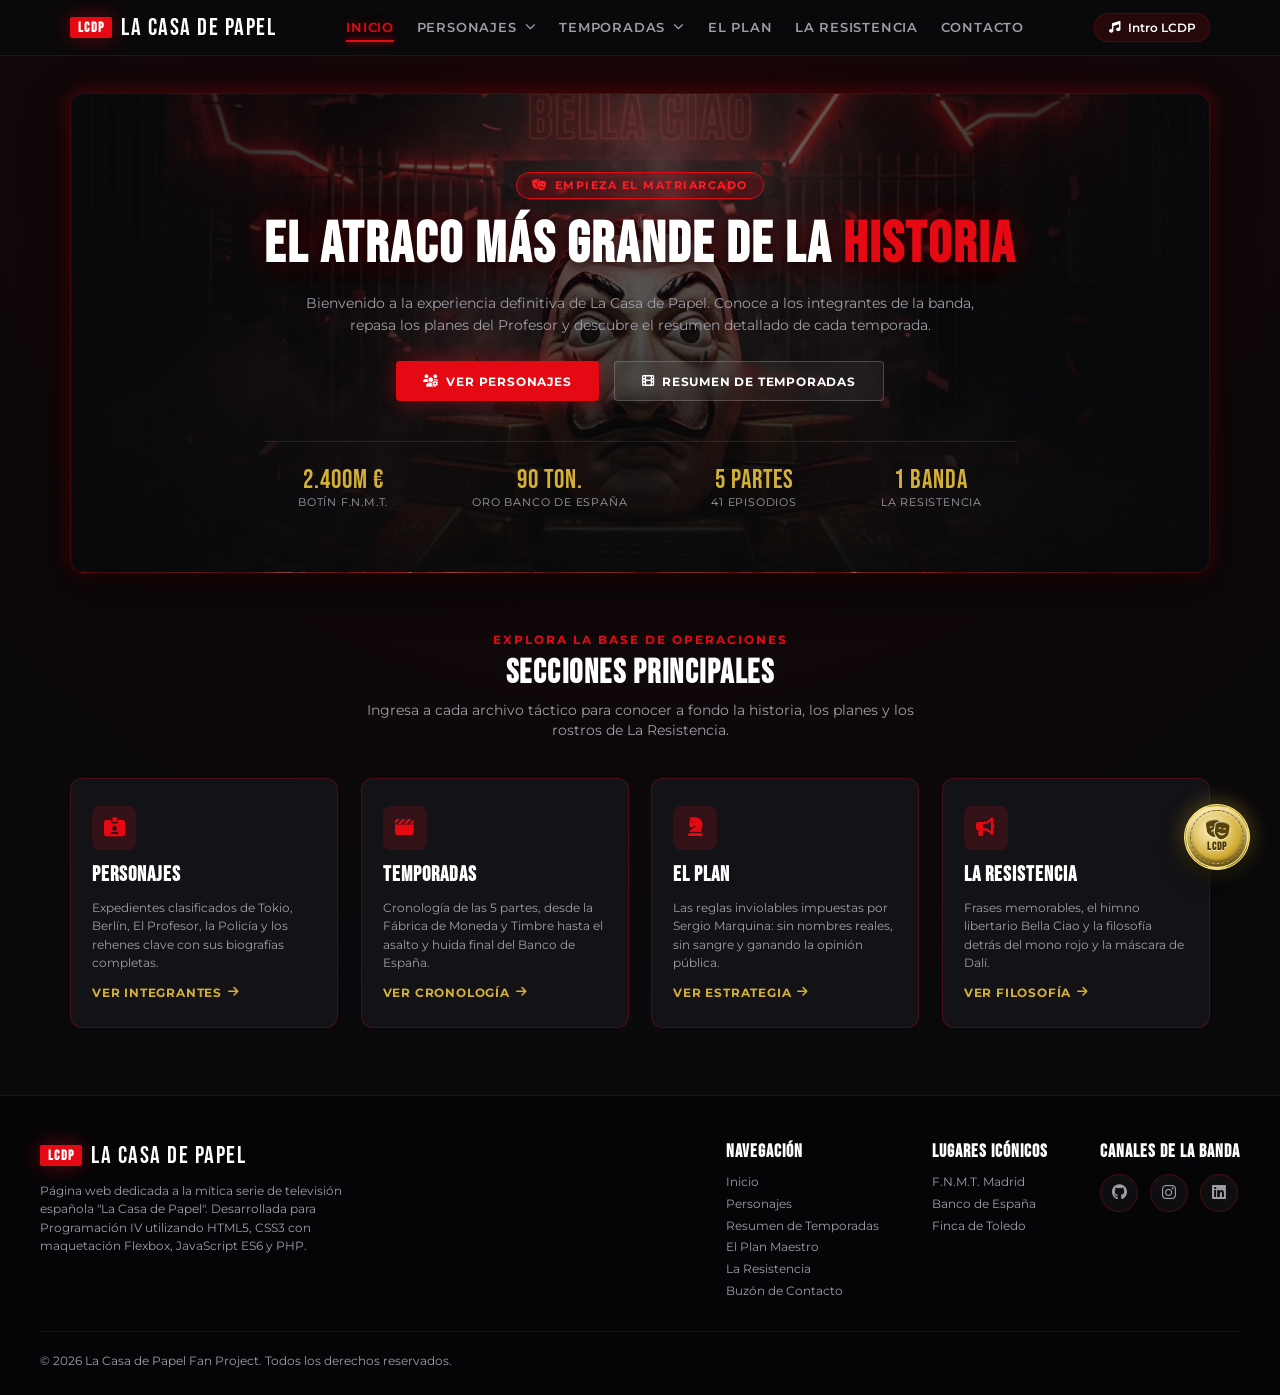
<file: index.html>
<!DOCTYPE html>
<html lang="es">

<head>
  <meta charset="UTF-8">
  <meta name="viewport" content="width=device-width, initial-scale=1.0">
  <title>La Casa de Papel | Sitio Oficial Fan Experience</title>
  <meta name="description"
    content="Explora el universo de La Casa de Papel (Money Heist). Descubre la biografía de los personajes de La Banda, el resumen de las 5 temporadas y los planes del Profesor.">

  <!-- FontAwesome Iconos -->
  <link rel="stylesheet" href="https://cdnjs.cloudflare.com/ajax/libs/font-awesome/6.4.0/css/all.min.css">

  <!-- Hojas de Estilo CSS -->
  <link rel="stylesheet" href="styles.css">
</head>

<body>

  <!-- ==========================================
       HEADER & MENÚ DE NAVEGACIÓN PRINCIPAL
       ========================================== -->
  <header class="site-header" id="header">
    <div class="header-container">

      <!-- Marca / Logo -->
      <a href="index.html" class="brand-logo">
        <span class="brand-badge">LCDP</span>
        <span>LA CASA DE PAPEL</span>
      </a>

      <!-- Menú Navegación Principal Flexbox -->
      <nav class="main-nav" id="mainNav">
        <ul class="nav-list" id="navList">
          <li class="nav-item">
            <a href="index.html" class="nav-link active">Inicio</a>
          </li>

          <li class="nav-item dropdown">
            <a href="personajes.html" class="nav-link">
              Personajes <i class="fa-solid fa-chevron-down" style="font-size: 0.7rem; margin-left: 3px;"></i>
            </a>
            <ul class="dropdown-menu">
              <li class="dropdown-item">
                <a href="personajes.html?filtro=all" class="dropdown-link">
                  <span>Todos</span> <i class="fa-solid fa-users"></i>
                </a>
              </li>
              <li class="dropdown-item">
                <a href="personajes.html?filtro=banda" class="dropdown-link">
                  <span>La Banda</span> <i class="fa-solid fa-mask"></i>
                </a>
              </li>
              <li class="dropdown-item">
                <a href="personajes.html?filtro=ley" class="dropdown-link">
                  <span>Policía y Ley</span> <i class="fa-solid fa-shield-halved"></i>
                </a>
              </li>
              <li class="dropdown-item">
                <a href="personajes.html?filtro=rehenes" class="dropdown-link">
                  <span>Rehenes Clave</span> <i class="fa-solid fa-handcuffs"></i>
                </a>
              </li>
            </ul>
          </li>

          <li class="nav-item dropdown">
            <a href="temporadas.html" class="nav-link">
              Temporadas <i class="fa-solid fa-chevron-down" style="font-size: 0.7rem; margin-left: 3px;"></i>
            </a>
            <ul class="dropdown-menu">
              <li class="dropdown-item">
                <a href="temporadas.html?parte=1" class="dropdown-link">
                  <span>Parte 1: El Comienzo</span> <i class="fa-solid fa-vault"></i>
                </a>
              </li>
              <li class="dropdown-item">
                <a href="temporadas.html?parte=2" class="dropdown-link">
                  <span>Parte 2: El Escape</span> <i class="fa-solid fa-money-bill-wave"></i>
                </a>
              </li>
              <li class="dropdown-item">
                <a href="temporadas.html?parte=3" class="dropdown-link">
                  <span>Parte 3: El Banco de España</span> <i class="fa-solid fa-building-columns"></i>
                </a>
              </li>
              <li class="dropdown-item">
                <a href="temporadas.html?parte=4" class="dropdown-link">
                  <span>Parte 4: El Caos</span> <i class="fa-solid fa-bomb"></i>
                </a>
              </li>
              <li class="dropdown-item">
                <a href="temporadas.html?parte=5" class="dropdown-link">
                  <span>Parte 5: La Guerra</span> <i class="fa-solid fa-shield-halved"></i>
                </a>
              </li>
            </ul>
          </li>

          <li class="nav-item">
            <a href="plan.html" class="nav-link">El Plan</a>
          </li>

          <li class="nav-item">
            <a href="resistencia.html" class="nav-link">La Resistencia</a>
          </li>

          <li class="nav-item">
            <a href="contacto.html" class="nav-link">Contacto</a>
          </li>
        </ul>
      </nav>

      <!-- Botones de Acción / Himno Header -->
      <div class="header-actions">
        <button class="sound-btn" id="soundToggle" title="Reproducir Intro (La Casa de Papel)">
          <i class="fa-solid fa-music" id="soundIcon"></i>
          <span>Intro LCDP</span>
        </button>

        <!-- Botón Menú Hamburguesa Móvil -->
        <button class="hamburger-btn" id="hamburgerBtn" aria-label="Abrir Menú">
          <span></span>
          <span></span>
          <span></span>
        </button>
      </div>

    </div>
  </header>

  <!-- ==========================================
       CONTENEDOR PRINCIPAL MAIN (ANCHO CONTENIDO Y MÁRGENES)
       ========================================== -->
  <main>

    <!-- Hero Banner -->
    <section class="hero" id="hero">
      <div class="hero-overlay"></div>
      <div class="hero-content">
        <div class="hero-tag">
          <i class="fa-solid fa-masks-theater"></i>
          <span>Empieza el Matriarcado</span>
        </div>
        <h1 class="hero-title">
          EL ATRACO MÁS GRANDE DE LA <span>HISTORIA</span>
        </h1>
        <p class="hero-subtitle">
          Bienvenido a la experiencia definitiva de La Casa de Papel. Conoce a los integrantes de la banda, repasa los
          planes del Profesor y descubre el resumen detallado de cada temporada.
        </p>

        <div class="hero-actions">
          <a href="personajes.html" class="btn-primary">
            <i class="fa-solid fa-users-gear"></i> Ver Personajes
          </a>
          <a href="temporadas.html" class="btn-secondary">
            <i class="fa-solid fa-film"></i> Resumen de Temporadas
          </a>
        </div>

        <!-- Estadísticas Rápidas -->
        <div class="hero-stats">
          <div class="stat-item">
            <span class="stat-value">2.400M €</span>
            <span class="stat-label">Botín F.N.M.T.</span>
          </div>
          <div class="stat-item">
            <span class="stat-value">90 Ton.</span>
            <span class="stat-label">Oro Banco de España</span>
          </div>
          <div class="stat-item">
            <span class="stat-value">5 Partes</span>
            <span class="stat-label">41 Episodios</span>
          </div>
          <div class="stat-item">
            <span class="stat-value">1 Banda</span>
            <span class="stat-label">La Resistencia</span>
          </div>
        </div>
      </div>
    </section>

    <!-- Módulos de Acceso Directo (Navegación entre páginas) -->
    <section class="section">
      <div class="section-header">
        <span class="section-tag">Explora la Base de Operaciones</span>
        <h2 class="section-title">SECCIONES PRINCIPALES</h2>
        <p class="section-subtitle">
          Ingresa a cada archivo táctico para conocer a fondo la historia, los planes y los rostros de La Resistencia.
        </p>
      </div>

      <div class="preview-grid">
        <div class="preview-card">
          <div class="preview-icon">
            <i class="fa-solid fa-id-card-clip"></i>
          </div>
          <h3 class="preview-title">PERSONAJES</h3>
          <p class="preview-desc">
            Expedientes clasificados de Tokio, Berlín, El Profesor, la Policía y los rehenes clave con sus biografías
            completas.
          </p>
          <a href="personajes.html" class="preview-link">
            <span>Ver Integrantes</span> <i class="fa-solid fa-arrow-right"></i>
          </a>
        </div>

        <div class="preview-card">
          <div class="preview-icon">
            <i class="fa-solid fa-clapperboard"></i>
          </div>
          <h3 class="preview-title">TEMPORADAS</h3>
          <p class="preview-desc">
            Cronología de las 5 partes, desde la Fábrica de Moneda y Timbre hasta el asalto y huida final del Banco de
            España.
          </p>
          <a href="temporadas.html" class="preview-link">
            <span>Ver Cronología</span> <i class="fa-solid fa-arrow-right"></i>
          </a>
        </div>

        <div class="preview-card">
          <div class="preview-icon">
            <i class="fa-solid fa-chess-knight"></i>
          </div>
          <h3 class="preview-title">EL PLAN</h3>
          <p class="preview-desc">
            Las reglas inviolables impuestas por Sergio Marquina: sin nombres reales, sin sangre y ganando la opinión
            pública.
          </p>
          <a href="plan.html" class="preview-link">
            <span>Ver Estrategia</span> <i class="fa-solid fa-arrow-right"></i>
          </a>
        </div>

        <div class="preview-card">
          <div class="preview-icon">
            <i class="fa-solid fa-bullhorn"></i>
          </div>
          <h3 class="preview-title">LA RESISTENCIA</h3>
          <p class="preview-desc">
            Frases memorables, el himno libertario Bella Ciao y la filosofía detrás del mono rojo y la máscara de Dalí.
          </p>
          <a href="resistencia.html" class="preview-link">
            <span>Ver Filosofía</span> <i class="fa-solid fa-arrow-right"></i>
          </a>
        </div>
      </div>
    </section>

  </main>

  <!-- ==========================================================================
       BOTÓN FLOTANTE ESTILO MONEDA DE ORO (BANCO DE ESPAÑA / LCDP)
       ========================================================================== -->
  <button class="floating-coin-btn" id="openFeedbackBtn" title="Buzón de Devoluciones & Mejoras">
    <div class="coin-rim">
      <div class="coin-face">
        <i class="fa-solid fa-masks-theater coin-icon"></i>
        <span class="coin-text">LCDP</span>
      </div>
    </div>
    <span class="coin-tooltip">Contacto & Mejoras</span>
  </button>

  <!-- ==========================================================================
       MODAL DE CONTACTO & DEVOLUCIONES (PROCESADO POR PHP)
       ========================================================================== -->
  <div class="feedback-modal-overlay" id="feedbackModal">
    <div class="feedback-modal-card">
      <button class="modal-close-btn" id="feedbackModalClose" aria-label="Cerrar Formulario">
        <i class="fa-solid fa-xmark"></i>
      </button>

      <div class="feedback-header">
        <span class="feedback-serial-badge"><i class="fa-solid fa-fingerprint"></i> TRANSMISIÓN CIFRADA A LA
          GUARIDA</span>
        <h2 class="feedback-title">DEVOLUCIONES & MEJORAS</h2>
        <p class="feedback-subtitle">
          Envía sugerencias, reportes o mensajes para perfeccionar el plan táctico de la web.
        </p>
      </div>

      <!-- Estado de Respuesta Dinámica -->
      <div class="feedback-status" id="feedbackStatus"></div>

      <!-- Formulario con destino a contacto.php -->
      <form class="feedback-form" id="feedbackForm" action="contacto.php" method="POST">
        <div class="form-group">
          <label class="form-label" for="nombre">Alias o Nombre de Operación</label>
          <input type="text" id="nombre" name="nombre" class="form-input"
            placeholder="Ej: Río, Marsella, o tu nombre..." required>
        </div>

        <div class="form-group">
          <label class="form-label" for="email">Canal Seguro (Correo Electrónico)</label>
          <input type="email" id="email" name="email" class="form-input" placeholder="tu-correo@resistencia.com"
            required>
        </div>

        <div class="form-group">
          <label class="form-label" for="tipo">Tipo de Devolución</label>
          <select id="tipo" name="tipo" class="form-select">
            <option value="Propuesta de Mejora">Propuesta de Mejora Táctica</option>
            <option value="Reporte de Error">Reporte de Error o Bug</option>
            <option value="Sugerencia de Contenido">Sugerencia de Contenido</option>
            <option value="Mensaje para La Banda">Mensaje para La Banda</option>
          </select>
        </div>

        <div class="form-group">
          <label class="form-label" for="mensaje">Detalle de tu Mensaje</label>
          <textarea id="mensaje" name="mensaje" class="form-textarea" rows="4"
            placeholder="Escribe aquí tu devolución o mejora para la página..." required></textarea>
        </div>

        <button type="submit" class="btn-primary" id="submitFeedbackBtn"
          style="justify-content: center; width: 100%; margin-top: 0.5rem;">
          <i class="fa-solid fa-paper-plane"></i> Enviar al Profesor
        </button>
      </form>
    </div>
  </div>

  <!-- ==========================================
       FOOTER CON REDES SOCIALES (FA ICONS)
       ========================================== -->
  <footer class="site-footer">
    <div class="footer-container">
      <div class="footer-top">
        <div class="footer-brand">
          <div class="brand-logo">
            <span class="brand-badge">LCDP</span>
            <span>LA CASA DE PAPEL</span>
          </div>
          <p class="footer-desc">
            Página web dedicada a la mítica serie de televisión española "La Casa de Papel". Desarrollada para
            Programación IV utilizando HTML5, CSS3 con maquetación Flexbox, JavaScript ES6 y PHP.
          </p>
        </div>

        <div class="footer-links-group">
          <div class="footer-col">
            <h4 class="footer-col-title">Navegación</h4>
            <div class="footer-menu">
              <a href="index.html">Inicio</a>
              <a href="personajes.html">Personajes</a>
              <a href="temporadas.html">Resumen de Temporadas</a>
              <a href="plan.html">El Plan Maestro</a>
              <a href="resistencia.html">La Resistencia</a>
              <a href="contacto.html">Buzón de Contacto</a>
            </div>
          </div>

          <div class="footer-col">
            <h4 class="footer-col-title">Lugares Icónicos</h4>
            <div class="footer-menu">
              <a href="temporadas.html?parte=1">F.N.M.T. Madrid</a>
              <a href="temporadas.html?parte=3">Banco de España</a>
              <a href="plan.html">Finca de Toledo</a>
            </div>
          </div>

          <!-- Redes Sociales desde FontAwesome -->
          <div class="footer-col footer-social-section">
            <h4 class="footer-col-title">Canales de la Banda</h4>
            <div class="footer-social-links">
              <a href="https://github.com" target="_blank" rel="noopener noreferrer" class="social-btn"
                title="GitHub de La Resistencia">
                <i class="fa-brands fa-github"></i>
              </a>
              <a href="https://instagram.com" target="_blank" rel="noopener noreferrer" class="social-btn"
                title="Instagram Oficial">
                <i class="fa-brands fa-instagram"></i>
              </a>
              <a href="https://linkedin.com" target="_blank" rel="noopener noreferrer" class="social-btn"
                title="LinkedIn Profesional">
                <i class="fa-brands fa-linkedin"></i>
              </a>
            </div>
          </div>
        </div>
      </div>

      <div class="footer-bottom">
        <p>&copy; 2026 La Casa de Papel Fan Project. Todos los derechos reservados.</p>
      </div>
    </div>
  </footer>

  <!-- Script JavaScript Principal -->
  <script src="script.js"></script>
</body>

</html>
</file>
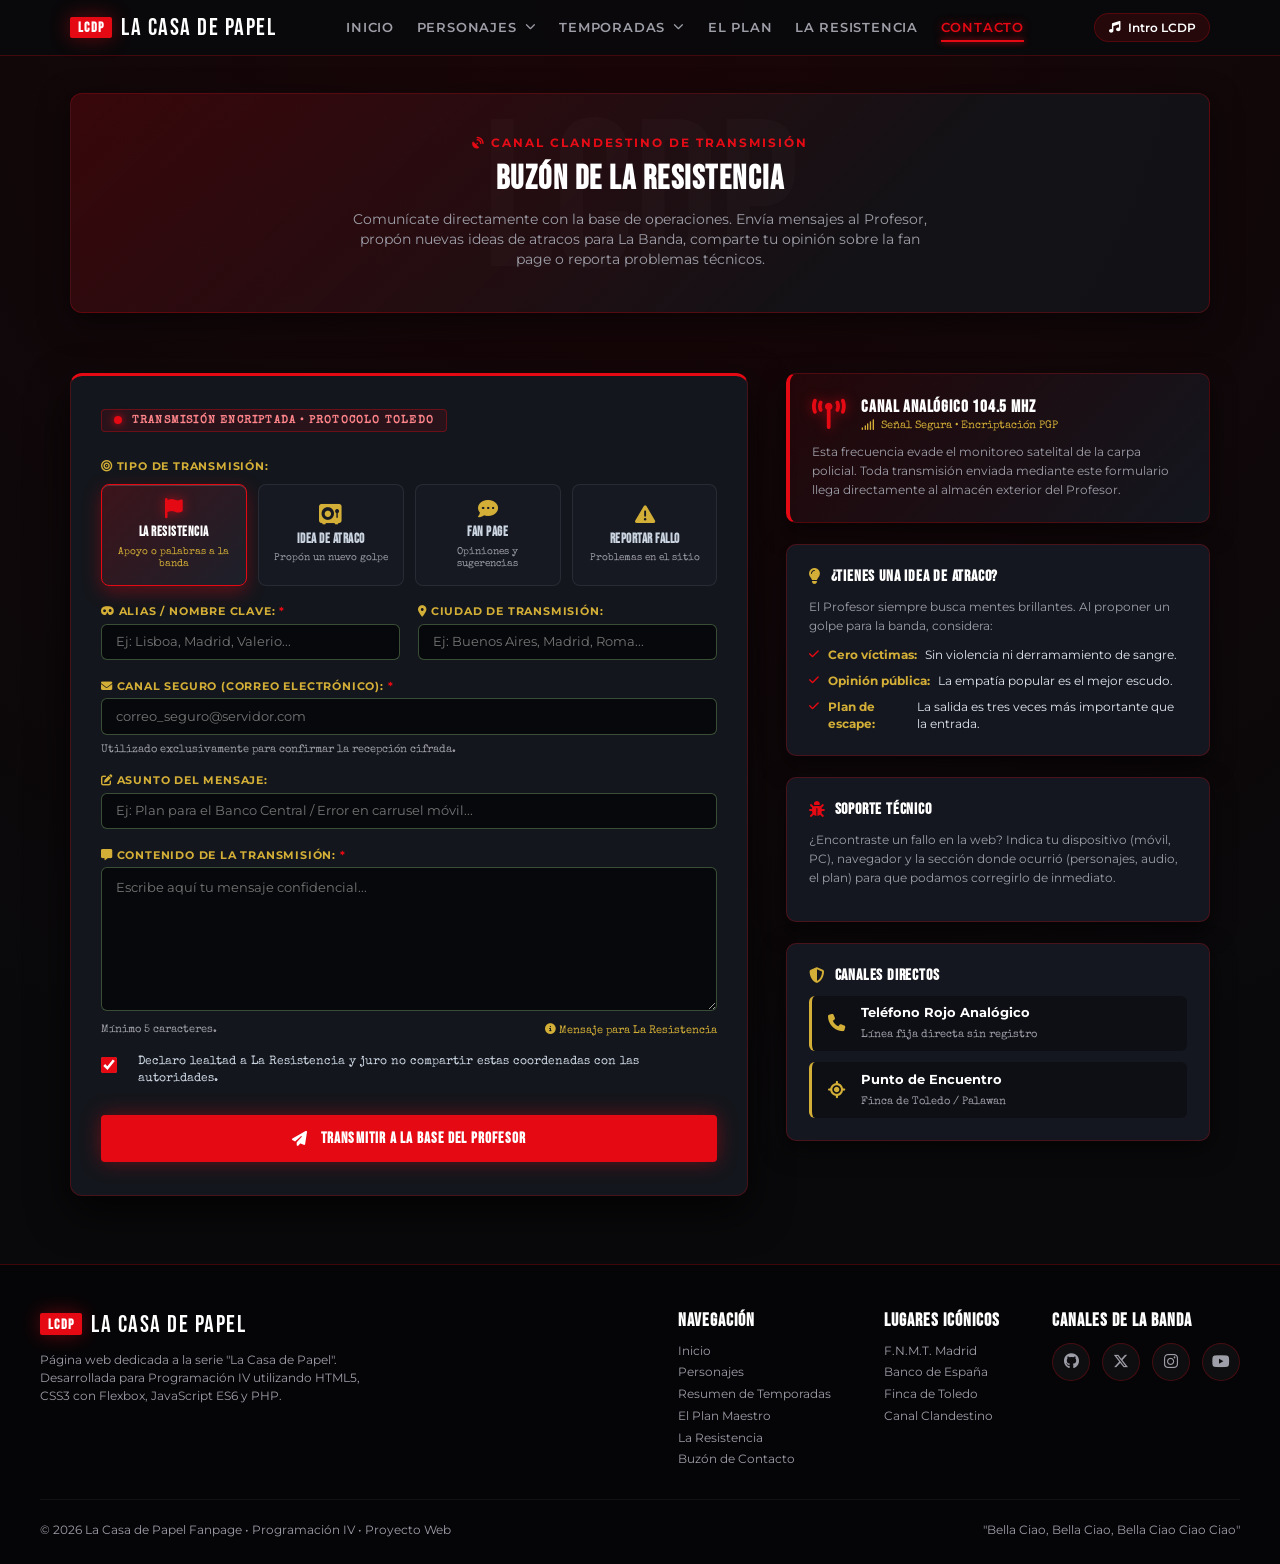
<file: contacto.html>
<!DOCTYPE html>
<html lang="es">

<head>
  <meta charset="UTF-8">
  <meta name="viewport" content="width=device-width, initial-scale=1.0">
  <title>Contacto y Transmisión | La Casa de Papel - Canal Clandestino</title>
  <meta name="description"
    content="Canal seguro de la Resistencia. Envía mensajes al Profesor, propón atracos tácticos para La Banda, comparte comentarios de la web o reporta problemas.">

  <!-- FontAwesome Iconos -->
  <link rel="stylesheet" href="https://cdnjs.cloudflare.com/ajax/libs/font-awesome/6.4.0/css/all.min.css">

  <!-- Hojas de Estilo CSS -->
  <link rel="stylesheet" href="styles.css">
</head>

<body class="page-contacto">

  <!-- ==========================================
       HEADER & MENÚ DE NAVEGACIÓN PRINCIPAL
       ========================================== -->
  <header class="site-header" id="header">
    <div class="header-container">

      <!-- Marca / Logo -->
      <a href="index.html" class="brand-logo">
        <span class="brand-badge">LCDP</span>
        <span>LA CASA DE PAPEL</span>
      </a>

      <!-- Menú Navegación Principal Flexbox -->
      <nav class="main-nav" id="mainNav">
        <ul class="nav-list" id="navList">
          <li class="nav-item">
            <a href="index.html" class="nav-link">Inicio</a>
          </li>

          <li class="nav-item dropdown">
            <a href="personajes.html" class="nav-link">
              Personajes <i class="fa-solid fa-chevron-down" style="font-size: 0.7rem; margin-left: 3px;"></i>
            </a>
            <ul class="dropdown-menu">
              <li class="dropdown-item">
                <a href="personajes.html?filtro=all" class="dropdown-link">
                  <span>Todos</span> <i class="fa-solid fa-users"></i>
                </a>
              </li>
              <li class="dropdown-item">
                <a href="personajes.html?filtro=banda" class="dropdown-link">
                  <span>La Banda</span> <i class="fa-solid fa-mask"></i>
                </a>
              </li>
              <li class="dropdown-item">
                <a href="personajes.html?filtro=ley" class="dropdown-link">
                  <span>Policía y Ley</span> <i class="fa-solid fa-shield-halved"></i>
                </a>
              </li>
              <li class="dropdown-item">
                <a href="personajes.html?filtro=rehenes" class="dropdown-link">
                  <span>Rehenes Clave</span> <i class="fa-solid fa-handcuffs"></i>
                </a>
              </li>
            </ul>
          </li>

          <li class="nav-item dropdown">
            <a href="temporadas.html" class="nav-link">
              Temporadas <i class="fa-solid fa-chevron-down" style="font-size: 0.7rem; margin-left: 3px;"></i>
            </a>
            <ul class="dropdown-menu">
              <li class="dropdown-item">
                <a href="temporadas.html?parte=1" class="dropdown-link">
                  <span>Parte 1: El Comienzo</span> <i class="fa-solid fa-vault"></i>
                </a>
              </li>
              <li class="dropdown-item">
                <a href="temporadas.html?parte=2" class="dropdown-link">
                  <span>Parte 2: El Escape</span> <i class="fa-solid fa-money-bill-wave"></i>
                </a>
              </li>
              <li class="dropdown-item">
                <a href="temporadas.html?parte=3" class="dropdown-link">
                  <span>Parte 3: El Banco de España</span> <i class="fa-solid fa-building-columns"></i>
                </a>
              </li>
              <li class="dropdown-item">
                <a href="temporadas.html?parte=4" class="dropdown-link">
                  <span>Parte 4: El Caos</span> <i class="fa-solid fa-bomb"></i>
                </a>
              </li>
              <li class="dropdown-item">
                <a href="temporadas.html?parte=5" class="dropdown-link">
                  <span>Parte 5: La Guerra</span> <i class="fa-solid fa-shield-halved"></i>
                </a>
              </li>
            </ul>
          </li>

          <li class="nav-item">
            <a href="plan.html" class="nav-link">El Plan</a>
          </li>

          <li class="nav-item">
            <a href="resistencia.html" class="nav-link">La Resistencia</a>
          </li>

          <li class="nav-item">
            <a href="contacto.html" class="nav-link active">Contacto</a>
          </li>
        </ul>
      </nav>

      <!-- Botones de Acción / Himno Header -->
      <div class="header-actions">
        <button class="sound-btn" id="soundToggle" title="Reproducir Intro (La Casa de Papel)">
          <i class="fa-solid fa-music" id="soundIcon"></i>
          <span>Intro LCDP</span>
        </button>

        <button class="hamburger-btn" id="hamburgerBtn" aria-label="Abrir Menú">
          <span></span>
          <span></span>
          <span></span>
        </button>
      </div>

    </div>
  </header>

  <!-- ==========================================
       CONTENEDOR PRINCIPAL MAIN
       ========================================== -->
  <main>

    <!-- Banner Hero de la Página -->
    <section class="page-hero">
      <span class="section-tag"><i class="fa-solid fa-satellite-dish"></i> Canal Clandestino de Transmisión</span>
      <h1 class="section-title">BUZÓN DE LA RESISTENCIA</h1>
      <p class="section-subtitle">
        Comunícate directamente con la base de operaciones. Envía mensajes al Profesor, propón nuevas ideas de atracos para La Banda, comparte tu opinión sobre la fan page o reporta problemas técnicos.
      </p>
    </section>

    <!-- Sección del Formulario & Panel Táctico -->
    <section class="section">
      <div class="contact-layout-grid">

        <!-- Formulario Cifrado Principal -->
        <div class="contact-form-panel">
          <div class="panel-header-badge">
            <span class="live-dot"></span>
            <span>TRANSMISIÓN ENCRIPTADA &bull; PROTOCOLO TOLEDO</span>
          </div>

          <form id="contactPageForm" class="contact-terminal-form" action="contacto.php" method="POST">
            
            <!-- Selector de Tipo de Mensaje con Tarjetas Interactivas -->
            <div class="form-group">
              <label class="form-label"><i class="fa-solid fa-bullseye"></i> Tipo de Transmisión:</label>
              <div class="transmission-type-grid" id="typeSelectorGrid">
                
                <label class="type-card-radio active" data-type="resistencia">
                  <input type="radio" name="tipo" value="Mensaje a La Resistencia" checked>
                  <div class="type-card-content">
                    <i class="fa-solid fa-flag"></i>
                    <strong>La Resistencia</strong>
                    <small>Apoyo o palabras a la banda</small>
                  </div>
                </label>

                <label class="type-card-radio" data-type="atraco">
                  <input type="radio" name="tipo" value="Idea de Atraco">
                  <div class="type-card-content">
                    <i class="fa-solid fa-vault"></i>
                    <strong>Idea de Atraco</strong>
                    <small>Propón un nuevo golpe</small>
                  </div>
                </label>

                <label class="type-card-radio" data-type="feedback">
                  <input type="radio" name="tipo" value="Comentarios Fan Page">
                  <div class="type-card-content">
                    <i class="fa-solid fa-comment-dots"></i>
                    <strong>Fan Page</strong>
                    <small>Opiniones y sugerencias</small>
                  </div>
                </label>

                <label class="type-card-radio" data-type="bug">
                  <input type="radio" name="tipo" value="Reporte de Problema">
                  <div class="type-card-content">
                    <i class="fa-solid fa-triangle-exclamation"></i>
                    <strong>Reportar Fallo</strong>
                    <small>Problemas en el sitio</small>
                  </div>
                </label>

              </div>
            </div>

            <!-- Fila de Campos: Alias y Ciudad -->
            <div class="form-row-2">
              <div class="form-group">
                <label for="contactNombre" class="form-label"><i class="fa-solid fa-mask"></i> Alias / Nombre Clave: <span class="required">*</span></label>
                <input type="text" id="contactNombre" name="nombre" class="form-input" placeholder="Ej: Lisboa, Madrid, Valerio..." required>
              </div>

              <div class="form-group">
                <label for="contactCiudad" class="form-label"><i class="fa-solid fa-location-dot"></i> Ciudad de Transmisión:</label>
                <input type="text" id="contactCiudad" name="ciudad" class="form-input" placeholder="Ej: Buenos Aires, Madrid, Roma...">
              </div>
            </div>

            <!-- Correo Electrónico Seguro -->
            <div class="form-group">
              <label for="contactEmail" class="form-label"><i class="fa-solid fa-envelope"></i> Canal Seguro (Correo Electrónico): <span class="required">*</span></label>
              <input type="email" id="contactEmail" name="email" class="form-input" placeholder="correo_seguro@servidor.com" required>
              <span class="field-hint">Utilizado exclusivamente para confirmar la recepción cifrada.</span>
            </div>

            <!-- Asunto de la Comunicación -->
            <div class="form-group">
              <label for="contactAsunto" class="form-label"><i class="fa-solid fa-pen-to-square"></i> Asunto del Mensaje:</label>
              <input type="text" id="contactAsunto" name="asunto" class="form-input" placeholder="Ej: Plan para el Banco Central / Error en carrusel móvil...">
            </div>

            <!-- Mensaje / Detalle -->
            <div class="form-group">
              <label for="contactMensaje" class="form-label"><i class="fa-solid fa-message"></i> Contenido de la Transmisión: <span class="required">*</span></label>
              <textarea id="contactMensaje" name="mensaje" class="form-textarea contact-textarea" rows="6" placeholder="Escribe aquí tu mensaje confidencial..." required></textarea>
              <div class="textarea-footer">
                <span id="charCount" class="field-hint">Mínimo 5 caracteres.</span>
                <span id="contextHint" class="field-hint text-gold"><i class="fa-solid fa-circle-info"></i> Mensaje para La Resistencia</span>
              </div>
            </div>

            <!-- Checkbox de Compromiso -->
            <div class="form-group checkbox-group">
              <label class="custom-checkbox-label">
                <input type="checkbox" id="contactLoyalty" required checked>
                <span class="checkbox-box"></span>
                <span>Declaro lealtad a La Resistencia y juro no compartir estas coordenadas con las autoridades.</span>
              </label>
            </div>

            <!-- Estado de Envío -->
            <div id="contactPageStatus" class="feedback-status" style="display: none;"></div>

            <!-- Botón de Envío -->
            <button type="submit" id="contactSubmitBtn" class="btn-primary form-submit-btn">
              <i class="fa-solid fa-paper-plane"></i>
              <span>TRANSMITIR A LA BASE DEL PROFESOR</span>
            </button>

          </form>
        </div>

        <!-- Barra Lateral con Información y Frecuencia de la Resistencia -->
        <aside class="contact-sidebar">
          
          <!-- Tarjeta de Frecuencia de Radio Clandestina -->
          <div class="comms-card freq-card">
            <div class="freq-header">
              <i class="fa-solid fa-tower-broadcast freq-icon"></i>
              <div>
                <h3 class="freq-title">CANAL ANALÓGICO 104.5 MHz</h3>
                <span class="freq-status"><i class="fa-solid fa-signal"></i> Señal Segura &bull; Encriptación PGP</span>
              </div>
            </div>
            <p class="freq-desc">
              Esta frecuencia evade el monitoreo satelital de la carpa policial. Toda transmisión enviada mediante este formulario llega directamente al almacén exterior del Profesor.
            </p>
          </div>

          <!-- Guía para Enviar Ideas de Atraco -->
          <div class="comms-card ideas-guide-card">
            <h4 class="card-mini-title">
              <i class="fa-solid fa-lightbulb" style="color: var(--color-gold);"></i> ¿TIENES UNA IDEA DE ATRACO?
            </h4>
            <p class="guide-text">
              El Profesor siempre busca mentes brillantes. Al proponer un golpe para la banda, considera:
            </p>
            <ul class="guide-checklist">
              <li><i class="fa-solid fa-check"></i> <strong>Cero víctimas:</strong> Sin violencia ni derramamiento de sangre.</li>
              <li><i class="fa-solid fa-check"></i> <strong>Opinión pública:</strong> La empatía popular es el mejor escudo.</li>
              <li><i class="fa-solid fa-check"></i> <strong>Plan de escape:</strong> La salida es tres veces más importante que la entrada.</li>
            </ul>
          </div>

          <!-- Consejos para Reportar Problemas -->
          <div class="comms-card bug-guide-card">
            <h4 class="card-mini-title">
              <i class="fa-solid fa-bug" style="color: var(--color-primary-red);"></i> SOPORTE TÉCNICO
            </h4>
            <p class="guide-text">
              ¿Encontraste un fallo en la web? Indica tu dispositivo (móvil, PC), navegador y la sección donde ocurrió (personajes, audio, el plan) para que podamos corregirlo de inmediato.
            </p>
          </div>

          <!-- Contacto Directo / Redes de la Resistencia -->
          <div class="comms-card direct-connect-card">
            <h4 class="card-mini-title">
              <i class="fa-solid fa-shield-halved" style="color: var(--color-gold);"></i> CANALES DIRECTOS
            </h4>
            <div class="direct-channels-list">
              <div class="channel-item">
                <i class="fa-solid fa-phone"></i>
                <div>
                  <strong>Teléfono Rojo Analógico</strong>
                  <span>Línea fija directa sin registro</span>
                </div>
              </div>
              <div class="channel-item">
                <i class="fa-solid fa-location-crosshairs"></i>
                <div>
                  <strong>Punto de Encuentro</strong>
                  <span>Finca de Toledo / Palawan</span>
                </div>
              </div>
            </div>
          </div>

        </aside>

      </div>
    </section>

  </main>

  <!-- ==========================================
       FOOTER CON REDES SOCIALES (FA ICONS)
       ========================================== -->
  <footer class="site-footer">
    <div class="footer-container">
      <div class="footer-top">
        <div class="footer-brand">
          <div class="brand-logo">
            <span class="brand-badge">LCDP</span>
            <span>LA CASA DE PAPEL</span>
          </div>
          <p class="footer-desc">
            Página web dedicada a la serie "La Casa de Papel". Desarrollada para Programación IV utilizando HTML5, CSS3
            con Flexbox, JavaScript ES6 y PHP.
          </p>
        </div>

        <div class="footer-links-group">
          <div class="footer-col">
            <h4 class="footer-col-title">Navegación</h4>
            <div class="footer-menu">
              <a href="index.html">Inicio</a>
              <a href="personajes.html">Personajes</a>
              <a href="temporadas.html">Resumen de Temporadas</a>
              <a href="plan.html">El Plan Maestro</a>
              <a href="resistencia.html">La Resistencia</a>
              <a href="contacto.html">Buzón de Contacto</a>
            </div>
          </div>

          <div class="footer-col">
            <h4 class="footer-col-title">Lugares Icónicos</h4>
            <div class="footer-menu">
              <a href="temporadas.html?parte=1">F.N.M.T. Madrid</a>
              <a href="temporadas.html?parte=3">Banco de España</a>
              <a href="plan.html">Finca de Toledo</a>
              <a href="contacto.html">Canal Clandestino</a>
            </div>
          </div>

          <!-- Redes Sociales desde FontAwesome -->
          <div class="footer-col footer-social-section">
            <h4 class="footer-col-title">Canales de la Banda</h4>
            <div class="footer-social-links">
              <a href="https://github.com" target="_blank" rel="noopener noreferrer" class="social-btn"
                title="GitHub de La Resistencia">
                <i class="fa-brands fa-github"></i>
              </a>
              <a href="https://twitter.com" target="_blank" rel="noopener noreferrer" class="social-btn"
                title="Canal Twitter / X">
                <i class="fa-brands fa-x-twitter"></i>
              </a>
              <a href="https://instagram.com" target="_blank" rel="noopener noreferrer" class="social-btn"
                title="Instagram Oficial">
                <i class="fa-brands fa-instagram"></i>
              </a>
              <a href="https://youtube.com" target="_blank" rel="noopener noreferrer" class="social-btn"
                title="Transmisiones YouTube">
                <i class="fa-brands fa-youtube"></i>
              </a>
            </div>
          </div>
        </div>
      </div>

      <div class="footer-bottom">
        <span>&copy; 2026 La Casa de Papel Fanpage &bull; Programación IV &bull; Proyecto Web</span>
        <span>"Bella Ciao, Bella Ciao, Bella Ciao Ciao Ciao"</span>
      </div>
    </div>
  </footer>

  <!-- Scripts JavaScript ES6 -->
  <script src="script.js"></script>
</body>

</html>
</file>
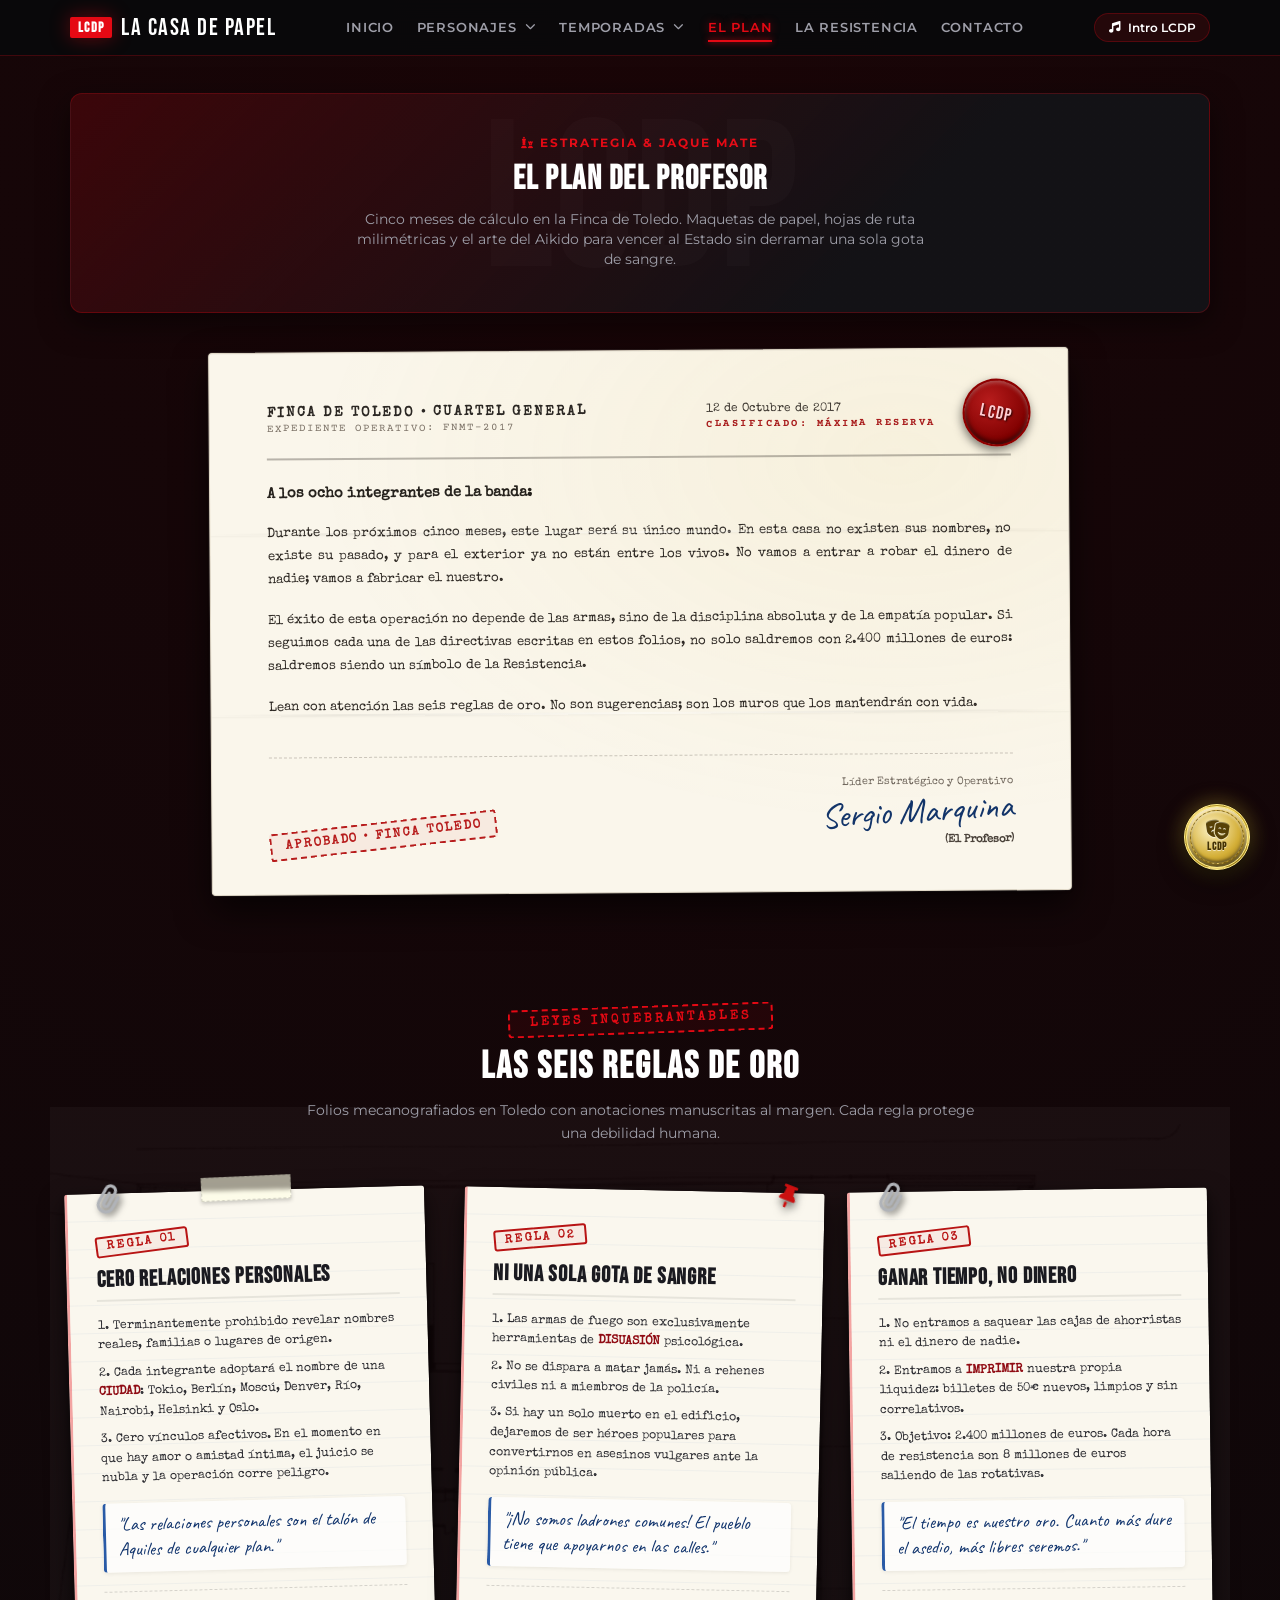
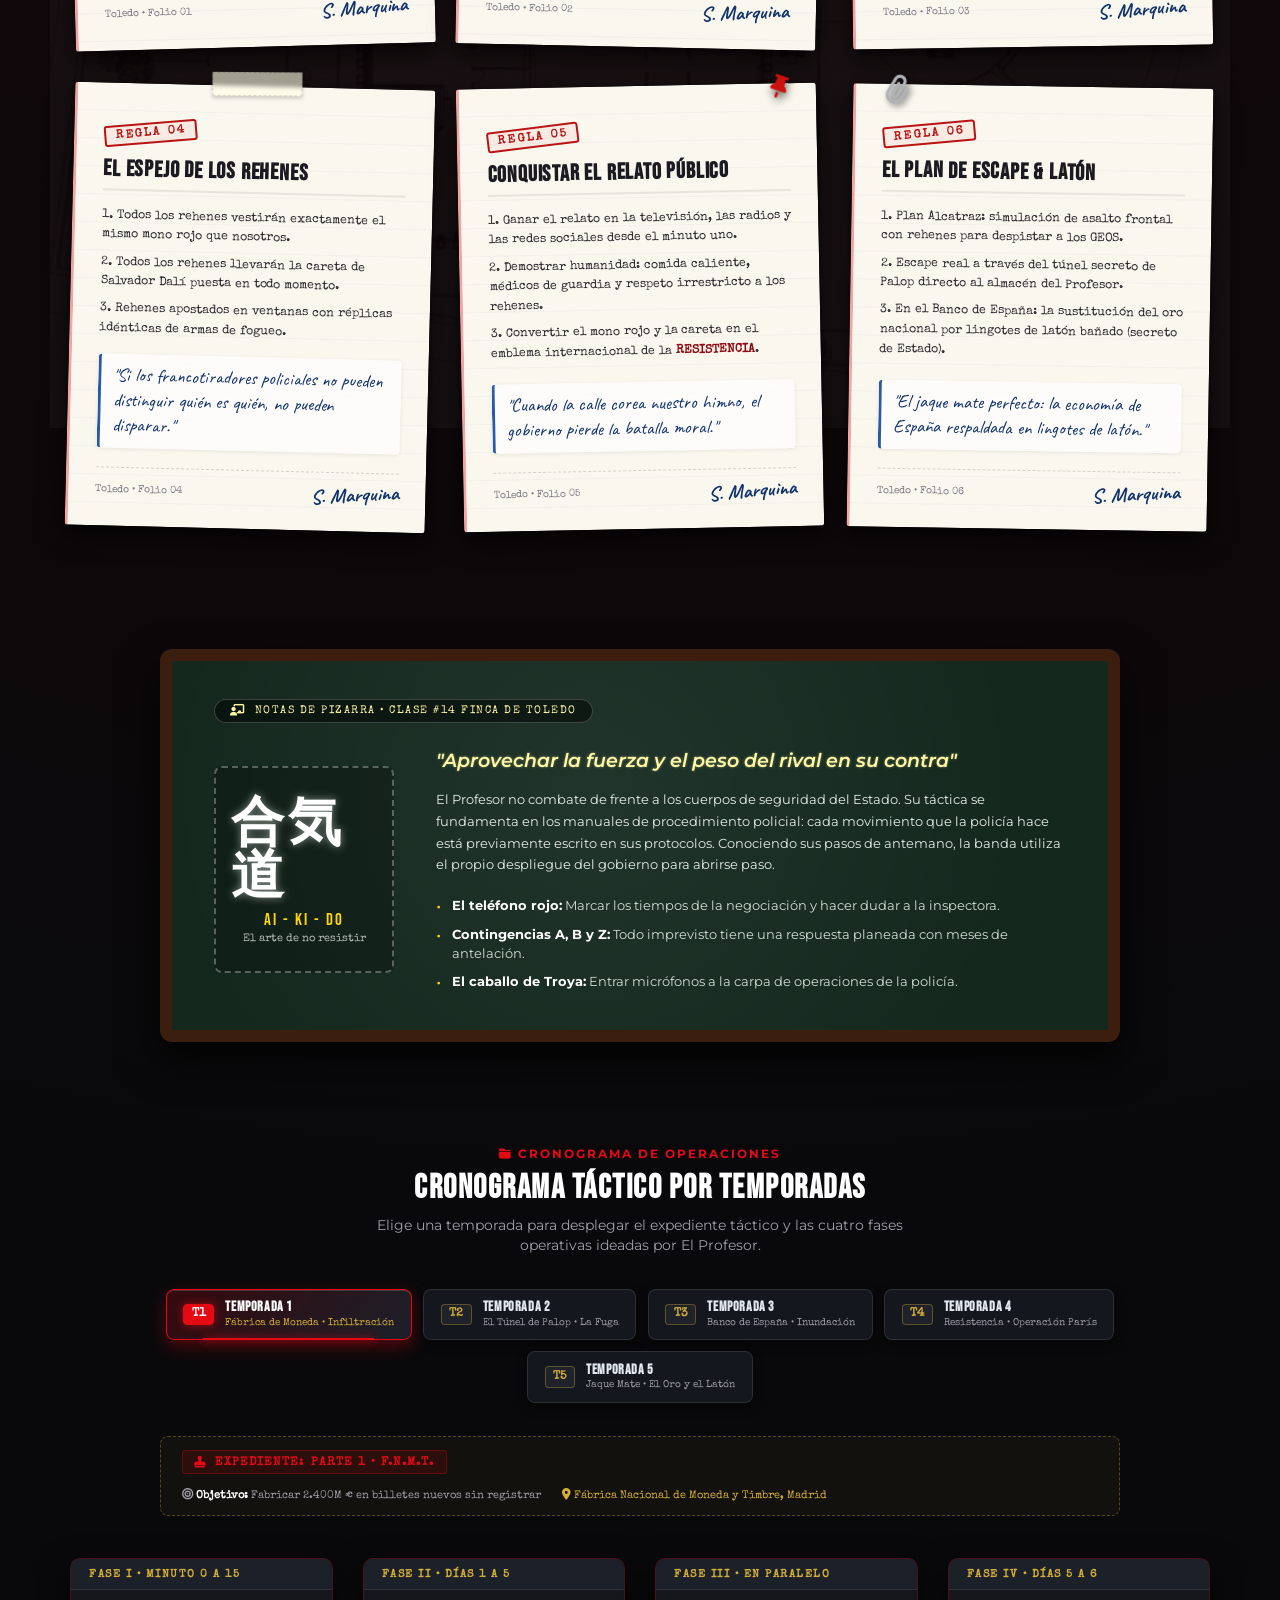
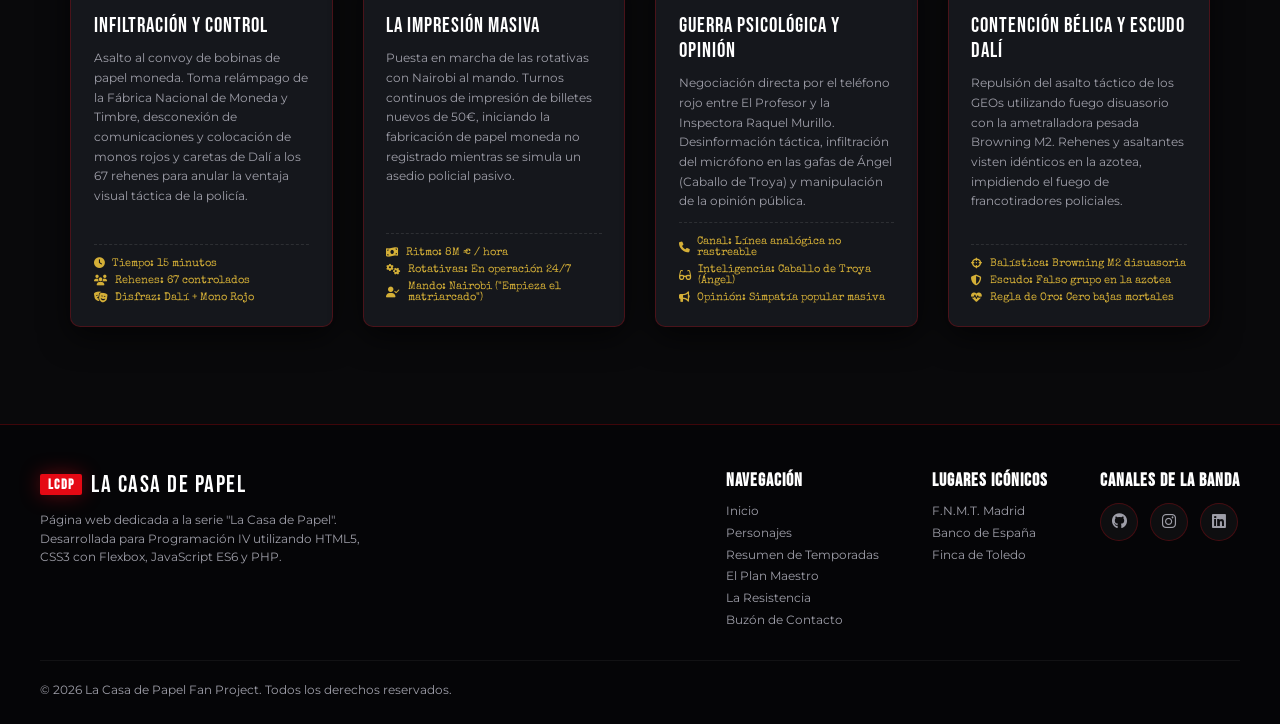
<file: plan.html>
<!DOCTYPE html>
<html lang="es">

<head>
  <meta charset="UTF-8">
  <meta name="viewport" content="width=device-width, initial-scale=1.0">
  <title>El Plan Maestro | La Casa de Papel - Las Reglas del Profesor</title>
  <meta name="description"
    content="Estrategia táctica, reglas inquebrantables y planes de contingencia ideados por El Profesor en La Casa de Papel.">

  <!-- FontAwesome Iconos -->
  <link rel="stylesheet" href="https://cdnjs.cloudflare.com/ajax/libs/font-awesome/6.4.0/css/all.min.css">

  <!-- Hojas de Estilo CSS -->
  <link rel="stylesheet" href="styles.css">
</head>

<body>

  <!-- ==========================================
       HEADER & MENÚ DE NAVEGACIÓN PRINCIPAL
       ========================================== -->
  <header class="site-header" id="header">
    <div class="header-container">

      <!-- Marca / Logo -->
      <a href="index.html" class="brand-logo">
        <span class="brand-badge">LCDP</span>
        <span>LA CASA DE PAPEL</span>
      </a>

      <!-- Menú Navegación Principal Flexbox -->
      <nav class="main-nav" id="mainNav">
        <ul class="nav-list" id="navList">
          <li class="nav-item">
            <a href="index.html" class="nav-link">Inicio</a>
          </li>

          <li class="nav-item dropdown">
            <a href="personajes.html" class="nav-link">
              Personajes <i class="fa-solid fa-chevron-down" style="font-size: 0.7rem; margin-left: 3px;"></i>
            </a>
            <ul class="dropdown-menu">
              <li class="dropdown-item">
                <a href="personajes.html?filtro=all" class="dropdown-link">
                  <span>Todos</span> <i class="fa-solid fa-users"></i>
                </a>
              </li>
              <li class="dropdown-item">
                <a href="personajes.html?filtro=banda" class="dropdown-link">
                  <span>La Banda</span> <i class="fa-solid fa-mask"></i>
                </a>
              </li>
              <li class="dropdown-item">
                <a href="personajes.html?filtro=ley" class="dropdown-link">
                  <span>Policía y Ley</span> <i class="fa-solid fa-shield-halved"></i>
                </a>
              </li>
              <li class="dropdown-item">
                <a href="personajes.html?filtro=rehenes" class="dropdown-link">
                  <span>Rehenes Clave</span> <i class="fa-solid fa-handcuffs"></i>
                </a>
              </li>
            </ul>
          </li>

          <li class="nav-item dropdown">
            <a href="temporadas.html" class="nav-link">
              Temporadas <i class="fa-solid fa-chevron-down" style="font-size: 0.7rem; margin-left: 3px;"></i>
            </a>
            <ul class="dropdown-menu">
              <li class="dropdown-item">
                <a href="temporadas.html?parte=1" class="dropdown-link">
                  <span>Parte 1: El Comienzo</span> <i class="fa-solid fa-vault"></i>
                </a>
              </li>
              <li class="dropdown-item">
                <a href="temporadas.html?parte=2" class="dropdown-link">
                  <span>Parte 2: El Escape</span> <i class="fa-solid fa-money-bill-wave"></i>
                </a>
              </li>
              <li class="dropdown-item">
                <a href="temporadas.html?parte=3" class="dropdown-link">
                  <span>Parte 3: El Banco de España</span> <i class="fa-solid fa-building-columns"></i>
                </a>
              </li>
              <li class="dropdown-item">
                <a href="temporadas.html?parte=4" class="dropdown-link">
                  <span>Parte 4: El Caos</span> <i class="fa-solid fa-bomb"></i>
                </a>
              </li>
              <li class="dropdown-item">
                <a href="temporadas.html?parte=5" class="dropdown-link">
                  <span>Parte 5: La Guerra</span> <i class="fa-solid fa-shield-halved"></i>
                </a>
              </li>
            </ul>
          </li>

          <li class="nav-item">
            <a href="plan.html" class="nav-link active">El Plan</a>
          </li>

          <li class="nav-item">
            <a href="resistencia.html" class="nav-link">La Resistencia</a>
          </li>

          <li class="nav-item">
            <a href="contacto.html" class="nav-link">Contacto</a>
          </li>
        </ul>
      </nav>

      <!-- Botones de Acción / Himno Header -->
      <div class="header-actions">
        <button class="sound-btn" id="soundToggle" title="Reproducir Intro (La Casa de Papel)">
          <i class="fa-solid fa-music" id="soundIcon"></i>
          <span>Intro LCDP</span>
        </button>

        <button class="hamburger-btn" id="hamburgerBtn" aria-label="Abrir Menú">
          <span></span>
          <span></span>
          <span></span>
        </button>
      </div>

    </div>
  </header>

  <!-- ==========================================
       CONTENEDOR PRINCIPAL MAIN (ANCHO Y MÁRGENES)
       ========================================== -->
  <main>

    <!-- Banner de Encabezado de Página -->
    <section class="page-hero">
      <span class="section-tag"><i class="fa-solid fa-chess"></i> Estrategia & Jaque Mate</span>
      <h1 class="section-title">EL PLAN DEL PROFESOR</h1>
      <p class="section-subtitle">
        Cinco meses de cálculo en la Finca de Toledo. Maquetas de papel, hojas de ruta milimétricas y el arte del Aikido
        para vencer al Estado sin derramar una sola gota de sangre.
      </p>
    </section>

    <!-- ====================================================================
         1. CARTA DIRECTIVA ORIGINAL (ESTILO CARTA ENVEJECIDA / MANIFIESTO)
         ==================================================================== -->
    <section class="letter-manifesto-section">
      <div class="letter-wrapper">
        <div class="letter-paper">
          <!-- Marcas de doblado de carta (creases) -->
          <div class="crease-horizontal crease-top"></div>
          <div class="crease-horizontal crease-bottom"></div>

          <!-- Sello de Lacre Rojo en la esquina -->
          <div class="wax-seal">
            <span class="wax-seal-text">LCDP</span>
          </div>

          <!-- Cabecera de la carta -->
          <div class="letter-header">
            <div class="letterhead-left">
              <span class="letterhead-title">FINCA DE TOLEDO &bull; CUARTEL GENERAL</span>
              <span class="letterhead-code">EXPEDIENTE OPERATIVO: FNMT-2017</span>
            </div>
            <div class="letterhead-right">
              <span class="letterhead-date">12 de Octubre de 2017</span>
              <span class="letterhead-classification">CLASIFICADO: MÁXIMA RESERVA</span>
            </div>
          </div>

          <!-- Línea divisoria decorativa -->
          <div class="letter-divider"></div>

          <!-- Encabezamiento -->
          <div class="letter-greeting">
            <p><strong>A los ocho integrantes de la banda:</strong></p>
          </div>

          <!-- Cuerpo mecanografiado -->
          <div class="letter-body">
            <p>
              Durante los próximos cinco meses, este lugar será su único mundo. En esta casa no existen sus nombres, no existe su pasado, y para el exterior ya no están entre los vivos. No vamos a entrar a robar el dinero de nadie; vamos a fabricar el nuestro.
            </p>
            <p>
              El éxito de esta operación no depende de las armas, sino de la disciplina absoluta y de la empatía popular. Si seguimos cada una de las directivas escritas en estos folios, no solo saldremos con 2.400 millones de euros: saldremos siendo un símbolo de la Resistencia.
            </p>
            <p>
              Lean con atención las seis reglas de oro. No son sugerencias; son los muros que los mantendrán con vida.
            </p>
          </div>

          <!-- Cierre y Firma -->
          <div class="letter-footer">
            <div class="letter-stamp-box">
              <span class="rubber-stamp">APROBADO &bull; FINCA TOLEDO</span>
            </div>
            <div class="letter-signature-block">
              <span class="signature-title">Líder Estratégico y Operativo</span>
              <span class="handwritten-signature">Sergio Marquina</span>
              <span class="signature-alias">(El Profesor)</span>
            </div>
          </div>
        </div>
      </div>
    </section>

    <!-- ====================================================================
         2. LAS 6 REGLAS DE ORO ESCRITAS EN PAPEL ("ESTILO CARTA / FOLIOS")
         ==================================================================== -->
    <section class="plan-rules-section">
      <div class="section-header-paper">
        <div class="stamp-confidential">LEYES INQUEBRANTABLES</div>
        <h2 class="paper-section-title">LAS SEIS REGLAS DE ORO</h2>
        <p class="paper-section-subtitle">
          Folios mecanografiados en Toledo con anotaciones manuscritas al margen. Cada regla protege una debilidad humana.
        </p>
      </div>

      <div class="paper-sheets-grid">
        <!-- Regla 1 -->
        <article class="paper-sheet paper-sheet-1">
          <div class="paper-clip"><i class="fa-solid fa-paperclip"></i></div>
          <div class="paper-tape"></div>
          <div class="paper-stamp">REGLA 01</div>
          <h3 class="paper-rule-title">Cero Relaciones Personales</h3>
          <div class="paper-typewriter-text">
            <p>1. Terminantemente prohibido revelar nombres reales, familias o lugares de origen.</p>
            <p>2. Cada integrante adoptará el nombre de una <strong>CIUDAD</strong>: Tokio, Berlín, Moscú, Denver, Río, Nairobi, Helsinki y Oslo.</p>
            <p>3. Cero vínculos afectivos. En el momento en que hay amor o amistad íntima, el juicio se nubla y la operación corre peligro.</p>
          </div>
          <div class="paper-handwritten-note">
            "Las relaciones personales son el talón de Aquiles de cualquier plan."
          </div>
          <div class="paper-footer-line">
            <span>Toledo &bull; Folio 01</span>
            <span class="paper-signature">S. Marquina</span>
          </div>
        </article>

        <!-- Regla 2 -->
        <article class="paper-sheet paper-sheet-2">
          <div class="paper-pin"><i class="fa-solid fa-thumbtack"></i></div>
          <div class="paper-stamp">REGLA 02</div>
          <h3 class="paper-rule-title">Ni Una Sola Gota de Sangre</h3>
          <div class="paper-typewriter-text">
            <p>1. Las armas de fuego son exclusivamente herramientas de <strong>DISUASIÓN</strong> psicológica.</p>
            <p>2. No se dispara a matar jamás. Ni a rehenes civiles ni a miembros de la policía.</p>
            <p>3. Si hay un solo muerto en el edificio, dejaremos de ser héroes populares para convertirnos en asesinos vulgares ante la opinión pública.</p>
          </div>
          <div class="paper-handwritten-note">
            "¡No somos ladrones comunes! El pueblo tiene que apoyarnos en las calles."
          </div>
          <div class="paper-footer-line">
            <span>Toledo &bull; Folio 02</span>
            <span class="paper-signature">S. Marquina</span>
          </div>
        </article>

        <!-- Regla 3 -->
        <article class="paper-sheet paper-sheet-3">
          <div class="paper-clip"><i class="fa-solid fa-paperclip"></i></div>
          <div class="paper-stamp">REGLA 03</div>
          <h3 class="paper-rule-title">Ganar Tiempo, No Dinero</h3>
          <div class="paper-typewriter-text">
            <p>1. No entramos a saquear las cajas de ahorristas ni el dinero de nadie.</p>
            <p>2. Entramos a <strong>IMPRIMIR</strong> nuestra propia liquidez: billetes de 50€ nuevos, limpios y sin correlativos.</p>
            <p>3. Objetivo: 2.400 millones de euros. Cada hora de resistencia son 8 millones de euros saliendo de las rotativas.</p>
          </div>
          <div class="paper-handwritten-note">
            "El tiempo es nuestro oro. Cuanto más dure el asedio, más libres seremos."
          </div>
          <div class="paper-footer-line">
            <span>Toledo &bull; Folio 03</span>
            <span class="paper-signature">S. Marquina</span>
          </div>
        </article>

        <!-- Regla 4 -->
        <article class="paper-sheet paper-sheet-4">
          <div class="paper-tape"></div>
          <div class="paper-stamp">REGLA 04</div>
          <h3 class="paper-rule-title">El Espejo de los Rehenes</h3>
          <div class="paper-typewriter-text">
            <p>1. Todos los rehenes vestirán exactamente el mismo mono rojo que nosotros.</p>
            <p>2. Todos los rehenes llevarán la careta de Salvador Dalí puesta en todo momento.</p>
            <p>3. Rehenes apostados en ventanas con réplicas idénticas de armas de fogueo.</p>
          </div>
          <div class="paper-handwritten-note">
            "Si los francotiradores policiales no pueden distinguir quién es quién, no pueden disparar."
          </div>
          <div class="paper-footer-line">
            <span>Toledo &bull; Folio 04</span>
            <span class="paper-signature">S. Marquina</span>
          </div>
        </article>

        <!-- Regla 5 -->
        <article class="paper-sheet paper-sheet-5">
          <div class="paper-pin"><i class="fa-solid fa-thumbtack"></i></div>
          <div class="paper-stamp">REGLA 05</div>
          <h3 class="paper-rule-title">Conquistar el Relato Público</h3>
          <div class="paper-typewriter-text">
            <p>1. Ganar el relato en la televisión, las radios y las redes sociales desde el minuto uno.</p>
            <p>2. Demostrar humanidad: comida caliente, médicos de guardia y respeto irrestricto a los rehenes.</p>
            <p>3. Convertir el mono rojo y la careta en el emblema internacional de la <strong>RESISTENCIA</strong>.</p>
          </div>
          <div class="paper-handwritten-note">
            "Cuando la calle corea nuestro himno, el gobierno pierde la batalla moral."
          </div>
          <div class="paper-footer-line">
            <span>Toledo &bull; Folio 05</span>
            <span class="paper-signature">S. Marquina</span>
          </div>
        </article>

        <!-- Regla 6 -->
        <article class="paper-sheet paper-sheet-6">
          <div class="paper-clip"><i class="fa-solid fa-paperclip"></i></div>
          <div class="paper-stamp">REGLA 06</div>
          <h3 class="paper-rule-title">El Plan de Escape & Latón</h3>
          <div class="paper-typewriter-text">
            <p>1. Plan Alcatraz: simulación de asalto frontal con rehenes para despistar a los GEOS.</p>
            <p>2. Escape real a través del túnel secreto de Palop directo al almacén del Profesor.</p>
            <p>3. En el Banco de España: la sustitución del oro nacional por lingotes de latón bañado (secreto de Estado).</p>
          </div>
          <div class="paper-handwritten-note">
            "El jaque mate perfecto: la economía de España respaldada en lingotes de latón."
          </div>
          <div class="paper-footer-line">
            <span>Toledo &bull; Folio 06</span>
            <span class="paper-signature">S. Marquina</span>
          </div>
        </article>
      </div>
    </section>

    <!-- ====================================================================
         3. PIZARRA TÁCTICA DEL PROFESOR: EL ARTE DEL AIKIDO
         ==================================================================== -->
    <section class="chalkboard-tactical-section">
      <div class="chalkboard-container">
        <div class="chalkboard-frame-wood">
          <div class="chalkboard-surface">
            <div class="chalk-header-tag">
              <i class="fa-solid fa-chalkboard-user"></i> NOTAS DE PIZARRA &bull; CLASE #14 FINCA DE TOLEDO
            </div>
            
            <div class="chalk-content-grid">
              <div class="chalk-kanji-block">
                <span class="kanji-character">合気道</span>
                <span class="kanji-sub">AI - KI - DO</span>
                <span class="kanji-desc">El arte de no resistir</span>
              </div>

              <div class="chalk-text-block">
                <h3 class="chalk-main-heading">"Aprovechar la fuerza y el peso del rival en su contra"</h3>
                <p class="chalk-explanation">
                  El Profesor no combate de frente a los cuerpos de seguridad del Estado. Su táctica se fundamenta en los manuales de procedimiento policial: cada movimiento que la policía hace está previamente escrito en sus protocolos. Conociendo sus pasos de antemano, la banda utiliza el propio despliegue del gobierno para abrirse paso.
                </p>
                <div class="chalk-bullet-points">
                  <div class="chalk-bullet">
                    <span class="bullet-arrow">&bull;</span>
                    <p><strong>El teléfono rojo:</strong> Marcar los tiempos de la negociación y hacer dudar a la inspectora.</p>
                  </div>
                  <div class="chalk-bullet">
                    <span class="bullet-arrow">&bull;</span>
                    <p><strong>Contingencias A, B y Z:</strong> Todo imprevisto tiene una respuesta planeada con meses de antelación.</p>
                  </div>
                  <div class="chalk-bullet">
                    <span class="bullet-arrow">&bull;</span>
                    <p><strong>El caballo de Troya:</strong> Entrar micrófonos a la carpa de operaciones de la policía.</p>
                  </div>
                </div>
              </div>
            </div>
          </div>
        </div>
      </div>
    </section>

    <!-- ====================================================================
         4. LAS CUATRO FASES TÁCTICAS DEL ATRACO (ESTILO EXPEDIENTE / DOSSIER)
         ==================================================================== -->
    <section class="phases-dossier-section" id="cronogramaSection">
      <div class="dossier-header">
        <span class="section-tag"><i class="fa-solid fa-folder-closed"></i> Cronograma de Operaciones</span>
        <h2 class="section-title">CRONOGRAMA TÁCTICO POR TEMPORADAS</h2>
        <p class="section-subtitle">
          Elige una temporada para desplegar el expediente táctico y las cuatro fases operativas ideadas por El Profesor.
        </p>

        <!-- Selector de Temporadas Estilo Pestañas de Expediente Confidencial -->
        <div class="dossier-season-tabs" id="dossierSeasonTabs" role="tablist" aria-label="Seleccionar cronograma de temporada">
          <button class="dossier-tab-btn active" data-season="1" role="tab" aria-selected="true" aria-controls="seasonPanel1">
            <span class="tab-badge">T1</span>
            <span class="tab-label">
              <strong>TEMPORADA 1</strong>
              <small>Fábrica de Moneda &bull; Infiltración</small>
            </span>
          </button>
          <button class="dossier-tab-btn" data-season="2" role="tab" aria-selected="false" aria-controls="seasonPanel2">
            <span class="tab-badge">T2</span>
            <span class="tab-label">
              <strong>TEMPORADA 2</strong>
              <small>El Túnel de Palop &bull; La Fuga</small>
            </span>
          </button>
          <button class="dossier-tab-btn" data-season="3" role="tab" aria-selected="false" aria-controls="seasonPanel3">
            <span class="tab-badge">T3</span>
            <span class="tab-label">
              <strong>TEMPORADA 3</strong>
              <small>Banco de España &bull; Inundación</small>
            </span>
          </button>
          <button class="dossier-tab-btn" data-season="4" role="tab" aria-selected="false" aria-controls="seasonPanel4">
            <span class="tab-badge">T4</span>
            <span class="tab-label">
              <strong>TEMPORADA 4</strong>
              <small>Resistencia &bull; Operación París</small>
            </span>
          </button>
          <button class="dossier-tab-btn" data-season="5" role="tab" aria-selected="false" aria-controls="seasonPanel5">
            <span class="tab-badge">T5</span>
            <span class="tab-label">
              <strong>TEMPORADA 5</strong>
              <small>Jaque Mate &bull; El Oro y el Latón</small>
            </span>
          </button>
        </div>

        <!-- Banner Dinámico del Expediente Activo -->
        <div class="dossier-active-banner" id="dossierActiveBanner">
          <div class="dossier-banner-stamp">
            <i class="fa-solid fa-stamp"></i> EXPEDIENTE: <span id="dossierBannerSeason">PARTE 1 &bull; F.N.M.T.</span>
          </div>
          <div class="dossier-banner-info">
            <span class="dossier-banner-target"><i class="fa-solid fa-bullseye"></i> <strong>Objetivo:</strong> <span id="dossierBannerTarget">Fabricar 2.400M € en billetes nuevos sin registrar</span></span>
            <span class="dossier-banner-loc"><i class="fa-solid fa-location-dot"></i> <span id="dossierBannerLoc">Fábrica Nacional de Moneda y Timbre, Madrid</span></span>
          </div>
        </div>
      </div>

      <!-- ==============================================
           PANEL TEMPORADA 1: EL ASALTO A LA FÁBRICA
           ============================================== -->
      <div class="dossier-cards-grid active" id="seasonPanel1" data-season-panel="1" role="tabpanel">
        <!-- Fase 1 -->
        <div class="dossier-card">
          <div class="dossier-tab">FASE I &bull; MINUTO 0 A 15</div>
          <div class="dossier-body">
            <span class="dossier-step-title">Infiltración y Control</span>
            <p>Asalto al convoy de bobinas de papel moneda. Toma relámpago de la Fábrica Nacional de Moneda y Timbre, desconexión de comunicaciones y colocación de monos rojos y caretas de Dalí a los 67 rehenes para anular la ventaja visual táctica de la policía.</p>
            <div class="dossier-meta">
              <span><i class="fa-solid fa-clock"></i> Tiempo: 15 minutos</span>
              <span><i class="fa-solid fa-users"></i> Rehenes: 67 controlados</span>
              <span><i class="fa-solid fa-masks-theater"></i> Disfraz: Dalí + Mono Rojo</span>
            </div>
          </div>
        </div>

        <!-- Fase 2 -->
        <div class="dossier-card">
          <div class="dossier-tab">FASE II &bull; DÍAS 1 A 5</div>
          <div class="dossier-body">
            <span class="dossier-step-title">La Impresión Masiva</span>
            <p>Puesta en marcha de las rotativas con Nairobi al mando. Turnos continuos de impresión de billetes nuevos de 50€, iniciando la fabricación de papel moneda no registrado mientras se simula un asedio policial pasivo.</p>
            <div class="dossier-meta">
              <span><i class="fa-solid fa-money-bill-wave"></i> Ritmo: 8M € / hora</span>
              <span><i class="fa-solid fa-gears"></i> Rotativas: En operación 24/7</span>
              <span><i class="fa-solid fa-user-check"></i> Mando: Nairobi ("Empieza el matriarcado")</span>
            </div>
          </div>
        </div>

        <!-- Fase 3 -->
        <div class="dossier-card">
          <div class="dossier-tab">FASE III &bull; EN PARALELO</div>
          <div class="dossier-body">
            <span class="dossier-step-title">Guerra Psicológica y Opinión</span>
            <p>Negociación directa por el teléfono rojo entre El Profesor y la Inspectora Raquel Murillo. Desinformación táctica, infiltración del micrófono en las gafas de Ángel (Caballo de Troya) y manipulación de la opinión pública.</p>
            <div class="dossier-meta">
              <span><i class="fa-solid fa-phone"></i> Canal: Línea analógica no rastreable</span>
              <span><i class="fa-solid fa-glasses"></i> Inteligencia: Caballo de Troya (Ángel)</span>
              <span><i class="fa-solid fa-bullhorn"></i> Opinión: Simpatía popular masiva</span>
            </div>
          </div>
        </div>

        <!-- Fase 4 -->
        <div class="dossier-card">
          <div class="dossier-tab">FASE IV &bull; DÍAS 5 A 6</div>
          <div class="dossier-body">
            <span class="dossier-step-title">Contención Bélica y Escudo Dalí</span>
            <p>Repulsión del asalto táctico de los GEOs utilizando fuego disuasorio con la ametralladora pesada Browning M2. Rehenes y asaltantes visten idénticos en la azotea, impidiendo el fuego de francotiradores policiales.</p>
            <div class="dossier-meta">
              <span><i class="fa-solid fa-crosshairs"></i> Balística: Browning M2 disuasoria</span>
              <span><i class="fa-solid fa-shield-halved"></i> Escudo: Falso grupo en la azotea</span>
              <span><i class="fa-solid fa-heart-pulse"></i> Regla de Oro: Cero bajas mortales</span>
            </div>
          </div>
        </div>
      </div>

      <!-- ==============================================
           PANEL TEMPORADA 2: EL TÚNEL Y LA FUGA (FNMT)
           ============================================== -->
      <div class="dossier-cards-grid" id="seasonPanel2" data-season-panel="2" role="tabpanel">
        <!-- Fase 1 -->
        <div class="dossier-card">
          <div class="dossier-tab">FASE I &bull; DÍAS 7 A 9</div>
          <div class="dossier-body">
            <span class="dossier-step-title">La Perforación del Túnel de Palop</span>
            <p>Moscú y su cuadrilla trabajan sin descanso perforando el suelo de hormigón armado en la cámara de calderas hasta conectar con el túnel subterráneo excavado previamente desde el almacén exterior del Profesor.</p>
            <div class="dossier-meta">
              <span><i class="fa-solid fa-trowel-bricks"></i> Perforación: 5 metros de hormigón</span>
              <span><i class="fa-solid fa-person-digging"></i> Responsable: Moscú</span>
              <span><i class="fa-solid fa-route"></i> Conexión: Calderas &rarr; Hangar exterior</span>
            </div>
          </div>
        </div>

        <!-- Fase 2 -->
        <div class="dossier-card">
          <div class="dossier-tab">FASE II &bull; DÍAS 9 A 10</div>
          <div class="dossier-body">
            <span class="dossier-step-title">Contrainteligencia y Finca Toledo</span>
            <p>La policía localiza la Finca de Toledo. El Profesor se disfraza de indigente para infiltrarse en el coche policial de Raquel y destruir las huellas de ADN antes del análisis científico, preservando la identidad de la banda.</p>
            <div class="dossier-meta">
              <span><i class="fa-solid fa-mask"></i> Camuflaje: El vagabundo del desguace</span>
              <span><i class="fa-solid fa-biohazard"></i> Evidencias: Destrucción total de ADN</span>
              <span><i class="fa-solid fa-chess-knight"></i> Maniobra: Contrainteligencia directa</span>
            </div>
          </div>
        </div>

        <!-- Fase 3 -->
        <div class="dossier-card">
          <div class="dossier-tab">FASE III &bull; DÍA 11</div>
          <div class="dossier-body">
            <span class="dossier-step-title">El Sacrificio de Retaguardia</span>
            <p>Asalto definitivo de las fuerzas especiales GEOs. Berlín toma el mando de la ametralladora en el pasillo principal, sacrificando su vida para contener el fuego enemigo y garantizar los minutos de escape al resto del equipo.</p>
            <div class="dossier-meta">
              <span><i class="fa-solid fa-gun"></i> Posición: Trinchera del pasillo central</span>
              <span><i class="fa-solid fa-medal"></i> Sacrificio: Berlín resiste hasta el final</span>
              <span><i class="fa-solid fa-stopwatch"></i> Tiempo ganado: 12 minutos cruciales</span>
            </div>
          </div>
        </div>

        <!-- Fase 4 -->
        <div class="dossier-card">
          <div class="dossier-tab">FASE IV &bull; DÍA 11 (DESLACE)</div>
          <div class="dossier-body">
            <span class="dossier-step-title">Plan Alcatraz y Fuga Internacional</span>
            <p>Evacuación de 984 millones de euros prensados a través del túnel de Palop hacia el almacén. El dinero se carga en un camión cervecero camuflado y los miembros de la banda se dispersan por el mundo con nuevas identidades hacia Palawan.</p>
            <div class="dossier-meta">
              <span><i class="fa-solid fa-sack-dollar"></i> Botín final: 984 Millones de Euros</span>
              <span><i class="fa-solid fa-truck"></i> Transporte: Camión cervecero camuflado</span>
              <span><i class="fa-solid fa-plane-departure"></i> Destino: Palawan (Filipinas)</span>
            </div>
          </div>
        </div>
      </div>

      <!-- ==============================================
           PANEL TEMPORADA 3: EL ASALTO AL BANCO DE ESPAÑA
           ============================================== -->
      <div class="dossier-cards-grid" id="seasonPanel3" data-season-panel="3" role="tabpanel">
        <!-- Fase 1 -->
        <div class="dossier-card">
          <div class="dossier-tab">FASE I &bull; DÍA 0</div>
          <div class="dossier-body">
            <span class="dossier-step-title">Lluvia de 140 Millones en Madrid</span>
            <p>Dos zepelines gigantes sobrevuelan el cielo de Madrid soltando 140 millones de euros en billetes sobre el Paseo de la Castellana. El colapso y júbilo civil paralizan las fuerzas de seguridad, creando el escudo ideal para rescatar a Río.</p>
            <div class="dossier-meta">
              <span><i class="fa-solid fa-parachute-box"></i> Lanzamiento: 140M € en zepelines</span>
              <span><i class="fa-solid fa-people-group"></i> Efecto: Caos y colapso ciudadano</span>
              <span><i class="fa-solid fa-bullseye"></i> Motivo: Rescate de Río en Panamá</span>
            </div>
          </div>
        </div>

        <!-- Fase 2 -->
        <div class="dossier-card">
          <div class="dossier-tab">FASE II &bull; MINUTO 0 A 15</div>
          <div class="dossier-body">
            <span class="dossier-step-title">Suplantación del Convoy Militar</span>
            <p>La banda se disfraza con uniformes de combate y blindados BMR del Ejército de Tierra. Escoltando a un falso general, entran por la puerta principal del Banco de España ante los saludos oficiales de la guardia de seguridad.</p>
            <div class="dossier-meta">
              <span><i class="fa-solid fa-truck-monster"></i> Vehículos: Blindados militares del Ejército</span>
              <span><i class="fa-solid fa-id-card-clip"></i> Infiltración: Falso general y escolta</span>
              <span><i class="fa-solid fa-building-columns"></i> Objetivo: Banco de España asegurado</span>
            </div>
          </div>
        </div>

        <!-- Fase 3 -->
        <div class="dossier-card">
          <div class="dossier-tab">FASE III &bull; HORAS 1 A 24</div>
          <div class="dossier-body">
            <span class="dossier-step-title">Inundación y Acceso Submarino</span>
            <p>Activación automática del sistema de defensa hidráulico que inunda la cámara acorazada con agua de la Fuente de Cibeles. Bogotá y su equipo de soldadores descienden con escafandras autónomas para perforar la puerta a 48 metros bajo tierra.</p>
            <div class="dossier-meta">
              <span><i class="fa-solid fa-water"></i> Trampa: Cámara submarina anegada</span>
              <span><i class="fa-solid fa-person-swimming"></i> Especialista: Bogotá con escafandra</span>
              <span><i class="fa-solid fa-vault"></i> Botín: 90 Toneladas de oro puro</span>
            </div>
          </div>
        </div>

        <!-- Fase 4 -->
        <div class="dossier-card">
          <div class="dossier-tab">FASE IV &bull; DÍA 2</div>
          <div class="dossier-body">
            <span class="dossier-step-title">Fundición a Granalla y Defensa Antitanque</span>
            <p>Instalación de hornos industriales en la cámara para fundir los lingotes a 1.064 °C convirtiéndolos en granalla milimétrica. Paralelamente, Tokio y Denver detonan un proyectil RPG antitanque contra un blindado tras declarar el Profesor "estado de guerra".</p>
            <div class="dossier-meta">
              <span><i class="fa-solid fa-fire-burner"></i> Fundición: Horno a 1.064 °C (Granalla)</span>
              <span><i class="fa-solid fa-rocket"></i> Defensa: Misil RPG contra blindado</span>
              <span><i class="fa-solid fa-skull-crossbones"></i> Declaración: "Esto ya no es un atraco, es una guerra"</span>
            </div>
          </div>
        </div>
      </div>

      <!-- ==============================================
           PANEL TEMPORADA 4: RESISTENCIA Y OPERACIÓN PARÍS
           ============================================== -->
      <div class="dossier-cards-grid" id="seasonPanel4" data-season-panel="4" role="tabpanel">
        <!-- Fase 1 -->
        <div class="dossier-card">
          <div class="dossier-tab">FASE I &bull; DÍAS 3 A 4</div>
          <div class="dossier-body">
            <span class="dossier-step-title">El Asesino Interno (César Gandía)</span>
            <p>Gandía, jefe de seguridad del Banco y excomando de operaciones especiales, logra zafarse y atrincherarse en la sala de pánico secreta blindada. Corta cámaras y comunicaciones internas e inicia una cacería armada dentro del edificio.</p>
            <div class="dossier-meta">
              <span><i class="fa-solid fa-user-ninja"></i> Amenaza: Gandía (Operaciones Especiales)</span>
              <span><i class="fa-solid fa-door-closed"></i> Fortaleza: Sala de pánico secreta</span>
              <span><i class="fa-solid fa-triangle-exclamation"></i> Sabotaje: Red de cámaras inutilizada</span>
            </div>
          </div>
        </div>

        <!-- Fase 2 -->
        <div class="dossier-card">
          <div class="dossier-tab">FASE II &bull; DÍAS 4 A 5</div>
          <div class="dossier-body">
            <span class="dossier-step-title">Cirugía Bajo Fuego y Duelo con Sierra</span>
            <p>Nairobi recibe un disparo crítico en el tórax tras la emboscada psicológica de la inspectora Alicia Sierra con su hijo. Tokio opera una toracotomía de urgencia en un quirófano improvisado guiada por videoconferencia cifrada con cirujanos de Islamabad.</p>
            <div class="dossier-meta">
              <span><i class="fa-solid fa-kit-medical"></i> Cirugía: Toracotomía de urgencia</span>
              <span><i class="fa-solid fa-satellite-dish"></i> Enlace: Islamabad vía satélite cifrado</span>
              <span><i class="fa-solid fa-dove"></i> Lema: "Por Nairobi" (Resistencia)</span>
            </div>
          </div>
        </div>

        <!-- Fase 3 -->
        <div class="dossier-card">
          <div class="dossier-tab">FASE III &bull; DÍA 5</div>
          <div class="dossier-body">
            <span class="dossier-step-title">Despliegue de la Operación París</span>
            <p>Tras la captura y detención clandestina de Lisboa (Raquel Murillo), El Profesor ejecuta la Operación París: un falso túnel excavado bajo los juzgados de la Audiencia Nacional y un equipo de mineros que sustituyen a Raquel durante su traslado judicial.</p>
            <div class="dossier-meta">
              <span><i class="fa-solid fa-handcuffs"></i> Misión: Rescate de Raquel Murillo</span>
              <span><i class="fa-solid fa-trowel"></i> Táctica: Falso túnel en el juzgado</span>
              <span><i class="fa-solid fa-users-gear"></i> Apoyo: Cuadrilla de mineros de rescate</span>
            </div>
          </div>
        </div>

        <!-- Fase 4 -->
        <div class="dossier-card">
          <div class="dossier-tab">FASE IV &bull; DÍA 5 (DESLACE)</div>
          <div class="dossier-body">
            <span class="dossier-step-title">Infiltración en Helicóptero Militar</span>
            <p>Lisboa es trasladada en un helicóptero Eurocopter militar clonado con los códigos oficiales del Ejército. Aterriza en la azotea del Banco engañando al mismísimo general Tamayo, entrando al edificio al grito unánime de ¡Por Nairobi!</p>
            <div class="dossier-meta">
              <span><i class="fa-solid fa-helicopter"></i> Aeronave: Eurocopter militar clonado</span>
              <span><i class="fa-solid fa-building-flag"></i> Aterrizaje: Azotea del Banco de España</span>
              <span><i class="fa-solid fa-flag"></i> Grito de Guerra: "¡Por Nairobi, por el honor!"</span>
            </div>
          </div>
        </div>
      </div>

      <!-- ==============================================
           PANEL TEMPORADA 5: EL JAQUE MATE Y EL LATÓN
           ============================================== -->
      <div class="dossier-cards-grid" id="seasonPanel5" data-season-panel="5" role="tabpanel">
        <!-- Fase 1 -->
        <div class="dossier-card">
          <div class="dossier-tab">FASE I &bull; DÍA 6</div>
          <div class="dossier-body">
            <span class="dossier-step-title">Extracción por el Estanque de Tormentas</span>
            <p>Conexión de las bombas pluviales de alta presión al colector del alcantarillado subterráneo de Madrid. Se bombean 90 toneladas de granalla de oro mezcladas con agua a lo largo de 18 km hasta el estanque de tormentas donde espera el Profesor.</p>
            <div class="dossier-meta">
              <span><i class="fa-solid fa-faucet-drip"></i> Bombeo: 50 kg de oro / minuto</span>
              <span><i class="fa-solid fa-water-ladder"></i> Red: Alcantarillado pluvial de Madrid</span>
              <span><i class="fa-solid fa-warehouse"></i> Destino: Estanque de Tormentas</span>
            </div>
          </div>
        </div>

        <!-- Fase 2 -->
        <div class="dossier-card">
          <div class="dossier-tab">FASE II &bull; DÍA 7</div>
          <div class="dossier-body">
            <span class="dossier-step-title">Combate Bélico y Sacrificio de Tokio</span>
            <p>El comando de élite militar del comandante Sagasta detona el tejado y cerca al grupo. Tokio, con múltiples impactos de bala, cubre la retirada de Denver y Manila atrincherada en la cocina, inmolándose con un cinturón de granadas que fulmina a Gandía.</p>
            <div class="dossier-meta">
              <span><i class="fa-solid fa-shield-virus"></i> Asalto: Comando de élite de Sagasta</span>
              <span><i class="fa-solid fa-bomb"></i> Inmolación: Cinturón de granadas M67</span>
              <span><i class="fa-solid fa-heart"></i> Sacrificio: Tokio salva a Denver y Manila</span>
            </div>
          </div>
        </div>

        <!-- Fase 3 -->
        <div class="dossier-card">
          <div class="dossier-tab">FASE III &bull; DÍA 8</div>
          <div class="dossier-body">
            <span class="dossier-step-title">El Gran Cambiazo: Lingotes de Latón</span>
            <p>El Profesor entrega al Estado camiones cargados con lingotes de latón bañados en oro para reponer la reserva nacional en la cámara. Si el gobierno revela el cambiazo, la economía nacional quiebra; si lo oculta, el secreto de Estado queda blindado.</p>
            <div class="dossier-meta">
              <span><i class="fa-solid fa-gem"></i> El Secreto: Lingotes de latón electrochapado</span>
              <span><i class="fa-solid fa-arrow-trend-up"></i> Economía: Prima de riesgo blindada</span>
              <span><i class="fa-solid fa-handshake"></i> Pacto: Tamayo firma el Secreto de Estado</span>
            </div>
          </div>
        </div>

        <!-- Fase 4 -->
        <div class="dossier-card">
          <div class="dossier-tab">FASE IV &bull; DÍA 8 (DESLACE)</div>
          <div class="dossier-body">
            <span class="dossier-step-title">Falsa Muerte y Fuga Diplomática</span>
            <p>La banda es sacada del Banco en féretros bajo escolta oficial del Ejército, fingiendo ante el mundo su ejecución militar. En un aeródromo militar, reciben pasaportes diplomáticos legítimos y parten en helicóptero hacia una vida libre y multimillonaria.</p>
            <div class="dossier-meta">
              <span><i class="fa-solid fa-coffin"></i> Salida: Féretros bajo escolta del Estado</span>
              <span><i class="fa-solid fa-passport"></i> Identidades: Pasaportes nuevos legítimos</span>
              <span><i class="fa-solid fa-champagne-glasses"></i> Estado final: 90T de oro y libertad total</span>
            </div>
          </div>
        </div>
      </div>
    </section>

  </main>

  <!-- ==========================================================================
       BOTÓN FLOTANTE ESTILO MONEDA DE ORO (BANCO DE ESPAÑA / LCDP)
       ========================================================================== -->
  <button class="floating-coin-btn" id="openFeedbackBtn" title="Buzón de Devoluciones & Mejoras">
    <div class="coin-rim">
      <div class="coin-face">
        <i class="fa-solid fa-masks-theater coin-icon"></i>
        <span class="coin-text">LCDP</span>
      </div>
    </div>
    <span class="coin-tooltip">Contacto & Mejoras</span>
  </button>

  <!-- ==========================================================================
       MODAL DE CONTACTO & DEVOLUCIONES (PROCESADO POR PHP)
       ========================================================================== -->
  <div class="feedback-modal-overlay" id="feedbackModal">
    <div class="feedback-modal-card">
      <button class="modal-close-btn" id="feedbackModalClose" aria-label="Cerrar Formulario">
        <i class="fa-solid fa-xmark"></i>
      </button>

      <div class="feedback-header">
        <span class="feedback-serial-badge"><i class="fa-solid fa-fingerprint"></i> TRANSMISIÓN CIFRADA A LA
          GUARIDA</span>
        <h2 class="feedback-title">DEVOLUCIONES & MEJORAS</h2>
        <p class="feedback-subtitle">
          Envía sugerencias, reportes o mensajes para perfeccionar el plan táctico de la web.
        </p>
      </div>

      <!-- Estado de Respuesta Dinámica -->
      <div class="feedback-status" id="feedbackStatus"></div>

      <!-- Formulario con destino a contacto.php -->
      <form class="feedback-form" id="feedbackForm" action="contacto.php" method="POST">
        <div class="form-group">
          <label class="form-label" for="nombre">Alias o Nombre de Operación</label>
          <input type="text" id="nombre" name="nombre" class="form-input"
            placeholder="Ej: Río, Marsella, o tu nombre..." required>
        </div>

        <div class="form-group">
          <label class="form-label" for="email">Canal Seguro (Correo Electrónico)</label>
          <input type="email" id="email" name="email" class="form-input" placeholder="tu-correo@resistencia.com"
            required>
        </div>

        <div class="form-group">
          <label class="form-label" for="tipo">Tipo de Devolución</label>
          <select id="tipo" name="tipo" class="form-select">
            <option value="Propuesta de Mejora">Propuesta de Mejora Táctica</option>
            <option value="Reporte de Error">Reporte de Error o Bug</option>
            <option value="Sugerencia de Contenido">Sugerencia de Contenido</option>
            <option value="Mensaje para La Banda">Mensaje para La Banda</option>
          </select>
        </div>

        <div class="form-group">
          <label class="form-label" for="mensaje">Detalle de tu Mensaje</label>
          <textarea id="mensaje" name="mensaje" class="form-textarea" rows="4"
            placeholder="Escribe aquí tu devolución o mejora para la página..." required></textarea>
        </div>

        <button type="submit" class="btn-primary" id="submitFeedbackBtn"
          style="justify-content: center; width: 100%; margin-top: 0.5rem;">
          <i class="fa-solid fa-paper-plane"></i> Enviar al Profesor
        </button>
      </form>
    </div>
  </div>

  <!-- ==========================================
       FOOTER CON REDES SOCIALES (FA ICONS)
       ========================================== -->
  <footer class="site-footer">
    <div class="footer-container">
      <div class="footer-top">
        <div class="footer-brand">
          <div class="brand-logo">
            <span class="brand-badge">LCDP</span>
            <span>LA CASA DE PAPEL</span>
          </div>
          <p class="footer-desc">
            Página web dedicada a la serie "La Casa de Papel". Desarrollada para Programación IV utilizando HTML5, CSS3
            con Flexbox, JavaScript ES6 y PHP.
          </p>
        </div>

        <div class="footer-links-group">
          <div class="footer-col">
            <h4 class="footer-col-title">Navegación</h4>
            <div class="footer-menu">
              <a href="index.html">Inicio</a>
              <a href="personajes.html">Personajes</a>
              <a href="temporadas.html">Resumen de Temporadas</a>
              <a href="plan.html">El Plan Maestro</a>
              <a href="resistencia.html">La Resistencia</a>
              <a href="contacto.html">Buzón de Contacto</a>
            </div>
          </div>

          <div class="footer-col">
            <h4 class="footer-col-title">Lugares Icónicos</h4>
            <div class="footer-menu">
              <a href="temporadas.html?parte=1">F.N.M.T. Madrid</a>
              <a href="temporadas.html?parte=3">Banco de España</a>
              <a href="plan.html">Finca de Toledo</a>
            </div>
          </div>

          <!-- Redes Sociales desde FontAwesome -->
          <div class="footer-col footer-social-section">
            <h4 class="footer-col-title">Canales de la Banda</h4>
            <div class="footer-social-links">
              <a href="https://github.com" target="_blank" rel="noopener noreferrer" class="social-btn"
                title="GitHub de La Resistencia">
                <i class="fa-brands fa-github"></i>
              </a>
              <a href="https://instagram.com" target="_blank" rel="noopener noreferrer" class="social-btn"
                title="Instagram Oficial">
                <i class="fa-brands fa-instagram"></i>
              </a>
              <a href="https://linkedin.com" target="_blank" rel="noopener noreferrer" class="social-btn"
                title="LinkedIn Profesional">
                <i class="fa-brands fa-linkedin"></i>
              </a>
            </div>
          </div>
        </div>
      </div>

      <div class="footer-bottom">
        <p>&copy; 2026 La Casa de Papel Fan Project. Todos los derechos reservados.</p>
      </div>
    </div>
  </footer>

  <!-- Script JavaScript Principal -->
  <script src="script.js"></script>
</body>

</html>
</file>
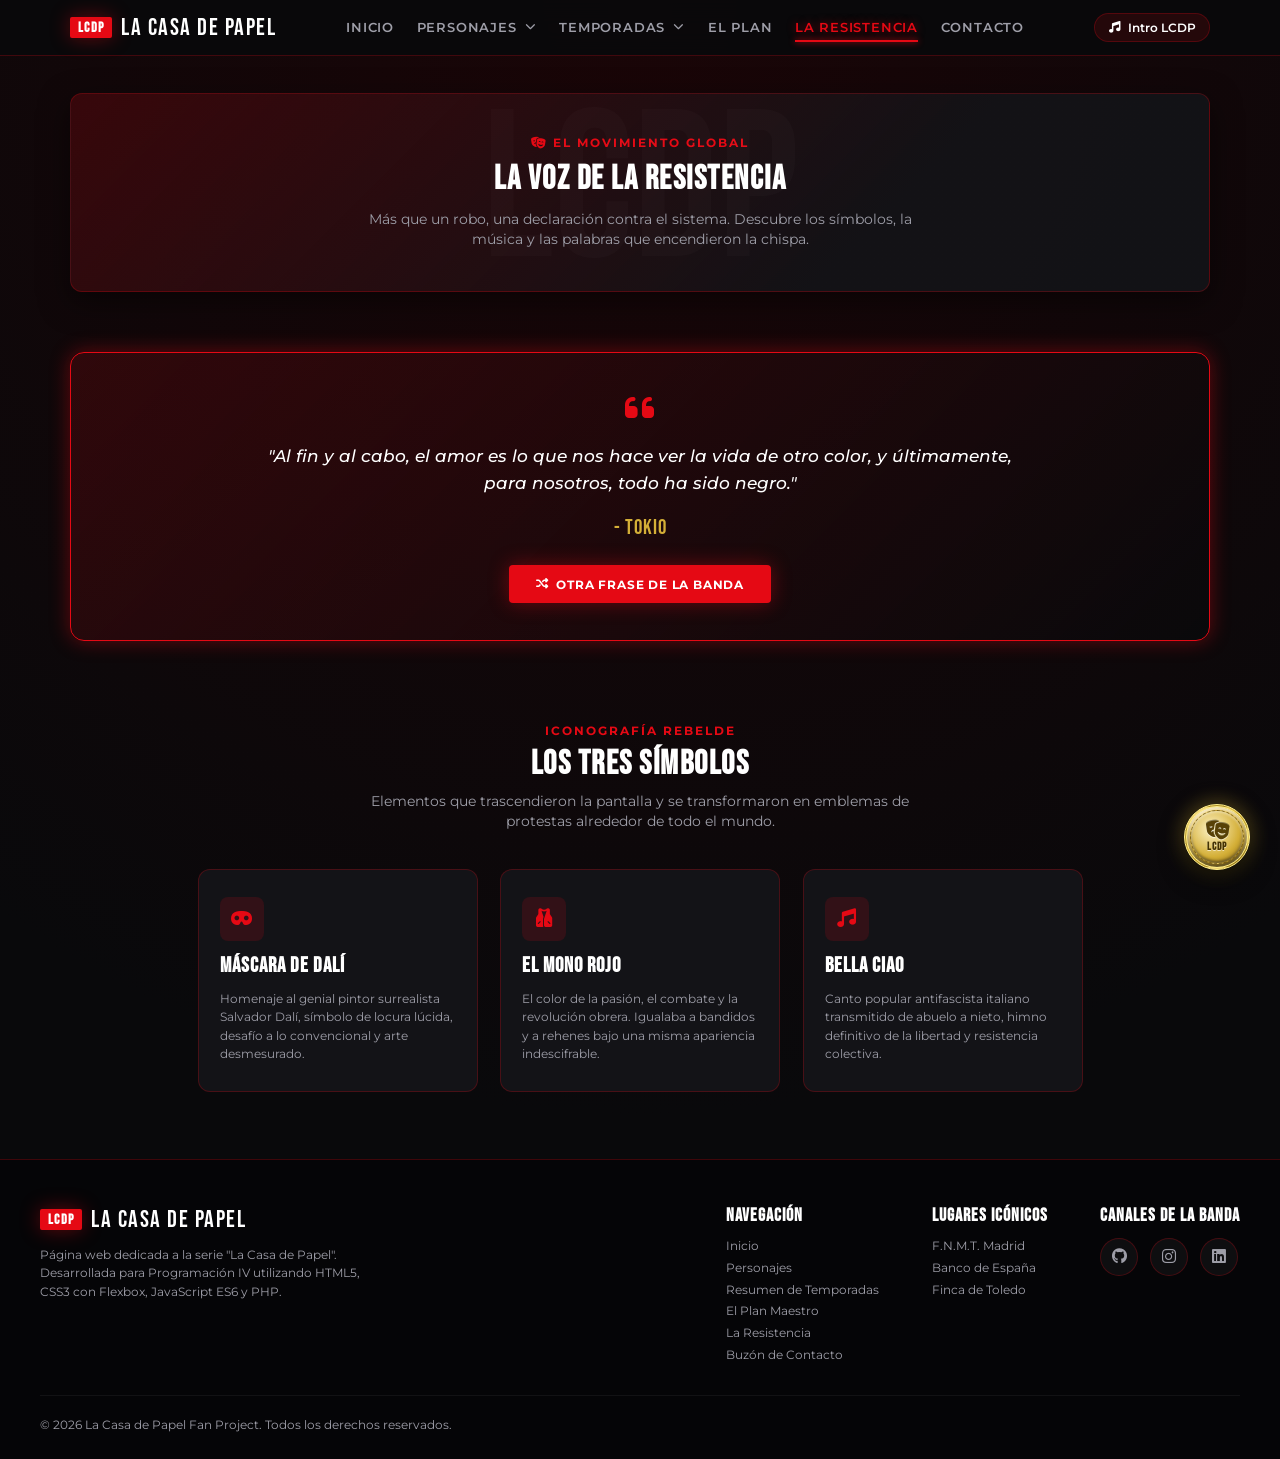
<file: resistencia.html>
<!DOCTYPE html>
<html lang="es">

<head>
  <meta charset="UTF-8">
  <meta name="viewport" content="width=device-width, initial-scale=1.0">
  <title>La Resistencia | La Casa de Papel - Frases & Filosofía</title>
  <meta name="description"
    content="Descubre la filosofía de La Resistencia, las frases más icónicas de La Casa de Papel y el himno Bella Ciao.">

  <!-- FontAwesome Iconos -->
  <link rel="stylesheet" href="https://cdnjs.cloudflare.com/ajax/libs/font-awesome/6.4.0/css/all.min.css">

  <!-- Hojas de Estilo CSS -->
  <link rel="stylesheet" href="styles.css">
</head>

<body>

  <!-- ==========================================
       HEADER & MENÚ DE NAVEGACIÓN PRINCIPAL
       ========================================== -->
  <header class="site-header" id="header">
    <div class="header-container">

      <!-- Marca / Logo -->
      <a href="index.html" class="brand-logo">
        <span class="brand-badge">LCDP</span>
        <span>LA CASA DE PAPEL</span>
      </a>

      <!-- Menú Navegación Principal Flexbox -->
      <nav class="main-nav" id="mainNav">
        <ul class="nav-list" id="navList">
          <li class="nav-item">
            <a href="index.html" class="nav-link">Inicio</a>
          </li>

          <li class="nav-item dropdown">
            <a href="personajes.html" class="nav-link">
              Personajes <i class="fa-solid fa-chevron-down" style="font-size: 0.7rem; margin-left: 3px;"></i>
            </a>
            <ul class="dropdown-menu">
              <li class="dropdown-item">
                <a href="personajes.html?filtro=all" class="dropdown-link">
                  <span>Todos</span> <i class="fa-solid fa-users"></i>
                </a>
              </li>
              <li class="dropdown-item">
                <a href="personajes.html?filtro=banda" class="dropdown-link">
                  <span>La Banda</span> <i class="fa-solid fa-mask"></i>
                </a>
              </li>
              <li class="dropdown-item">
                <a href="personajes.html?filtro=ley" class="dropdown-link">
                  <span>Policía y Ley</span> <i class="fa-solid fa-shield-halved"></i>
                </a>
              </li>
              <li class="dropdown-item">
                <a href="personajes.html?filtro=rehenes" class="dropdown-link">
                  <span>Rehenes Clave</span> <i class="fa-solid fa-handcuffs"></i>
                </a>
              </li>
            </ul>
          </li>

          <li class="nav-item dropdown">
            <a href="temporadas.html" class="nav-link">
              Temporadas <i class="fa-solid fa-chevron-down" style="font-size: 0.7rem; margin-left: 3px;"></i>
            </a>
            <ul class="dropdown-menu">
              <li class="dropdown-item">
                <a href="temporadas.html?parte=1" class="dropdown-link">
                  <span>Parte 1: El Comienzo</span> <i class="fa-solid fa-vault"></i>
                </a>
              </li>
              <li class="dropdown-item">
                <a href="temporadas.html?parte=2" class="dropdown-link">
                  <span>Parte 2: El Escape</span> <i class="fa-solid fa-money-bill-wave"></i>
                </a>
              </li>
              <li class="dropdown-item">
                <a href="temporadas.html?parte=3" class="dropdown-link">
                  <span>Parte 3: El Banco de España</span> <i class="fa-solid fa-building-columns"></i>
                </a>
              </li>
              <li class="dropdown-item">
                <a href="temporadas.html?parte=4" class="dropdown-link">
                  <span>Parte 4: El Caos</span> <i class="fa-solid fa-bomb"></i>
                </a>
              </li>
              <li class="dropdown-item">
                <a href="temporadas.html?parte=5" class="dropdown-link">
                  <span>Parte 5: La Guerra</span> <i class="fa-solid fa-shield-halved"></i>
                </a>
              </li>
            </ul>
          </li>

          <li class="nav-item">
            <a href="plan.html" class="nav-link">El Plan</a>
          </li>

          <li class="nav-item">
            <a href="resistencia.html" class="nav-link active">La Resistencia</a>
          </li>

          <li class="nav-item">
            <a href="contacto.html" class="nav-link">Contacto</a>
          </li>
        </ul>
      </nav>

      <!-- Botones de Acción / Himno Header -->
      <div class="header-actions">
        <button class="sound-btn" id="soundToggle" title="Reproducir Intro (La Casa de Papel)">
          <i class="fa-solid fa-music" id="soundIcon"></i>
          <span>Intro LCDP</span>
        </button>

        <button class="hamburger-btn" id="hamburgerBtn" aria-label="Abrir Menú">
          <span></span>
          <span></span>
          <span></span>
        </button>
      </div>

    </div>
  </header>

  <!-- ==========================================
       CONTENEDOR PRINCIPAL MAIN (ANCHO Y MÁRGENES)
       ========================================== -->
  <main>

    <!-- Banner de Encabezado de Página -->
    <section class="page-hero">
      <span class="section-tag"><i class="fa-solid fa-masks-theater"></i> El Movimiento Global</span>
      <h1 class="section-title">LA VOZ DE LA RESISTENCIA</h1>
      <p class="section-subtitle">
        Más que un robo, una declaración contra el sistema. Descubre los símbolos, la música y las palabras que
        encendieron la chispa.
      </p>
    </section>

    <!-- Generador de Frases Célebres -->
    <section class="section">
      <div class="quote-box">
        <i class="fa-solid fa-quote-left" style="font-size: 2.2rem; color: var(--color-primary-red);"></i>
        <p class="quote-text" id="quoteDisplay">
          "Al fin y al cabo, el amor es lo que nos hace ver la vida de otro color, y últimamente, para nosotros, todo ha
          sido negro."
        </p>
        <span class="quote-author" id="quoteAuthor">- Tokio</span>

        <button class="btn-primary" id="newQuoteBtn" style="margin-top: 0.5rem;">
          <i class="fa-solid fa-shuffle"></i> Otra Frase de la Banda
        </button>
      </div>
    </section>

    <!-- Símbolos del Movimiento -->
    <section class="section">
      <div class="section-header">
        <span class="section-tag">Iconografía Rebelde</span>
        <h2 class="section-title">LOS TRES SÍMBOLOS</h2>
        <p class="section-subtitle">
          Elementos que trascendieron la pantalla y se transformaron en emblemas de protestas alrededor de todo el
          mundo.
        </p>
      </div>

      <div class="preview-grid">
        <div class="preview-card">
          <div class="preview-icon">
            <i class="fa-solid fa-mask"></i>
          </div>
          <h3 class="preview-title">MÁSCARA DE DALÍ</h3>
          <p class="preview-desc">
            Homenaje al genial pintor surrealista Salvador Dalí, símbolo de locura lúcida, desafío a lo convencional y
            arte desmesurado.
          </p>
        </div>

        <div class="preview-card">
          <div class="preview-icon">
            <i class="fa-solid fa-vest"></i>
          </div>
          <h3 class="preview-title">EL MONO ROJO</h3>
          <p class="preview-desc">
            El color de la pasión, el combate y la revolución obrera. Igualaba a bandidos y a rehenes bajo una misma
            apariencia indescifrable.
          </p>
        </div>

        <div class="preview-card">
          <div class="preview-icon">
            <i class="fa-solid fa-music"></i>
          </div>
          <h3 class="preview-title">BELLA CIAO</h3>
          <p class="preview-desc">
            Canto popular antifascista italiano transmitido de abuelo a nieto, himno definitivo de la libertad y
            resistencia colectiva.
          </p>
        </div>
      </div>
    </section>

  </main>

  <!-- ==========================================================================
       BOTÓN FLOTANTE ESTILO MONEDA DE ORO (BANCO DE ESPAÑA / LCDP)
       ========================================================================== -->
  <button class="floating-coin-btn" id="openFeedbackBtn" title="Buzón de Devoluciones & Mejoras">
    <div class="coin-rim">
      <div class="coin-face">
        <i class="fa-solid fa-masks-theater coin-icon"></i>
        <span class="coin-text">LCDP</span>
      </div>
    </div>
    <span class="coin-tooltip">Contacto & Mejoras</span>
  </button>

  <!-- ==========================================================================
       MODAL DE CONTACTO & DEVOLUCIONES (PROCESADO POR PHP)
       ========================================================================== -->
  <div class="feedback-modal-overlay" id="feedbackModal">
    <div class="feedback-modal-card">
      <button class="modal-close-btn" id="feedbackModalClose" aria-label="Cerrar Formulario">
        <i class="fa-solid fa-xmark"></i>
      </button>

      <div class="feedback-header">
        <span class="feedback-serial-badge"><i class="fa-solid fa-fingerprint"></i> TRANSMISIÓN CIFRADA A LA
          GUARIDA</span>
        <h2 class="feedback-title">DEVOLUCIONES & MEJORAS</h2>
        <p class="feedback-subtitle">
          Envía sugerencias, reportes o mensajes para perfeccionar el plan táctico de la web.
        </p>
      </div>

      <!-- Estado de Respuesta Dinámica -->
      <div class="feedback-status" id="feedbackStatus"></div>

      <!-- Formulario con destino a contacto.php -->
      <form class="feedback-form" id="feedbackForm" action="contacto.php" method="POST">
        <div class="form-group">
          <label class="form-label" for="nombre">Alias o Nombre de Operación</label>
          <input type="text" id="nombre" name="nombre" class="form-input"
            placeholder="Ej: Río, Marsella, o tu nombre..." required>
        </div>

        <div class="form-group">
          <label class="form-label" for="email">Canal Seguro (Correo Electrónico)</label>
          <input type="email" id="email" name="email" class="form-input" placeholder="tu-correo@resistencia.com"
            required>
        </div>

        <div class="form-group">
          <label class="form-label" for="tipo">Tipo de Devolución</label>
          <select id="tipo" name="tipo" class="form-select">
            <option value="Propuesta de Mejora">Propuesta de Mejora Táctica</option>
            <option value="Reporte de Error">Reporte de Error o Bug</option>
            <option value="Sugerencia de Contenido">Sugerencia de Contenido</option>
            <option value="Mensaje para La Banda">Mensaje para La Banda</option>
          </select>
        </div>

        <div class="form-group">
          <label class="form-label" for="mensaje">Detalle de tu Mensaje</label>
          <textarea id="mensaje" name="mensaje" class="form-textarea" rows="4"
            placeholder="Escribe aquí tu devolución o mejora para la página..." required></textarea>
        </div>

        <button type="submit" class="btn-primary" id="submitFeedbackBtn"
          style="justify-content: center; width: 100%; margin-top: 0.5rem;">
          <i class="fa-solid fa-paper-plane"></i> Enviar al Profesor
        </button>
      </form>
    </div>
  </div>

  <!-- ==========================================
       FOOTER CON REDES SOCIALES (FA ICONS)
       ========================================== -->
  <footer class="site-footer">
    <div class="footer-container">
      <div class="footer-top">
        <div class="footer-brand">
          <div class="brand-logo">
            <span class="brand-badge">LCDP</span>
            <span>LA CASA DE PAPEL</span>
          </div>
          <p class="footer-desc">
            Página web dedicada a la serie "La Casa de Papel". Desarrollada para Programación IV utilizando HTML5, CSS3
            con Flexbox, JavaScript ES6 y PHP.
          </p>
        </div>

        <div class="footer-links-group">
          <div class="footer-col">
            <h4 class="footer-col-title">Navegación</h4>
            <div class="footer-menu">
              <a href="index.html">Inicio</a>
              <a href="personajes.html">Personajes</a>
              <a href="temporadas.html">Resumen de Temporadas</a>
              <a href="plan.html">El Plan Maestro</a>
              <a href="resistencia.html">La Resistencia</a>
              <a href="contacto.html">Buzón de Contacto</a>
            </div>
          </div>

          <div class="footer-col">
            <h4 class="footer-col-title">Lugares Icónicos</h4>
            <div class="footer-menu">
              <a href="temporadas.html?parte=1">F.N.M.T. Madrid</a>
              <a href="temporadas.html?parte=3">Banco de España</a>
              <a href="plan.html">Finca de Toledo</a>
            </div>
          </div>

          <!-- Redes Sociales desde FontAwesome -->
          <div class="footer-col footer-social-section">
            <h4 class="footer-col-title">Canales de la Banda</h4>
            <div class="footer-social-links">
              <a href="https://github.com" target="_blank" rel="noopener noreferrer" class="social-btn"
                title="GitHub de La Resistencia">
                <i class="fa-brands fa-github"></i>
              </a>
              <a href="https://instagram.com" target="_blank" rel="noopener noreferrer" class="social-btn"
                title="Instagram Oficial">
                <i class="fa-brands fa-instagram"></i>
              </a>
              <a href="https://linkedin.com" target="_blank" rel="noopener noreferrer" class="social-btn"
                title="LinkedIn Profesional">
                <i class="fa-brands fa-linkedin"></i>
              </a>
            </div>
          </div>
        </div>
      </div>

      <div class="footer-bottom">
        <p>&copy; 2026 La Casa de Papel Fan Project. Todos los derechos reservados.</p>
      </div>
    </div>
  </footer>

  <!-- Script JavaScript Principal -->
  <script src="script.js"></script>
</body>

</html>
</file>
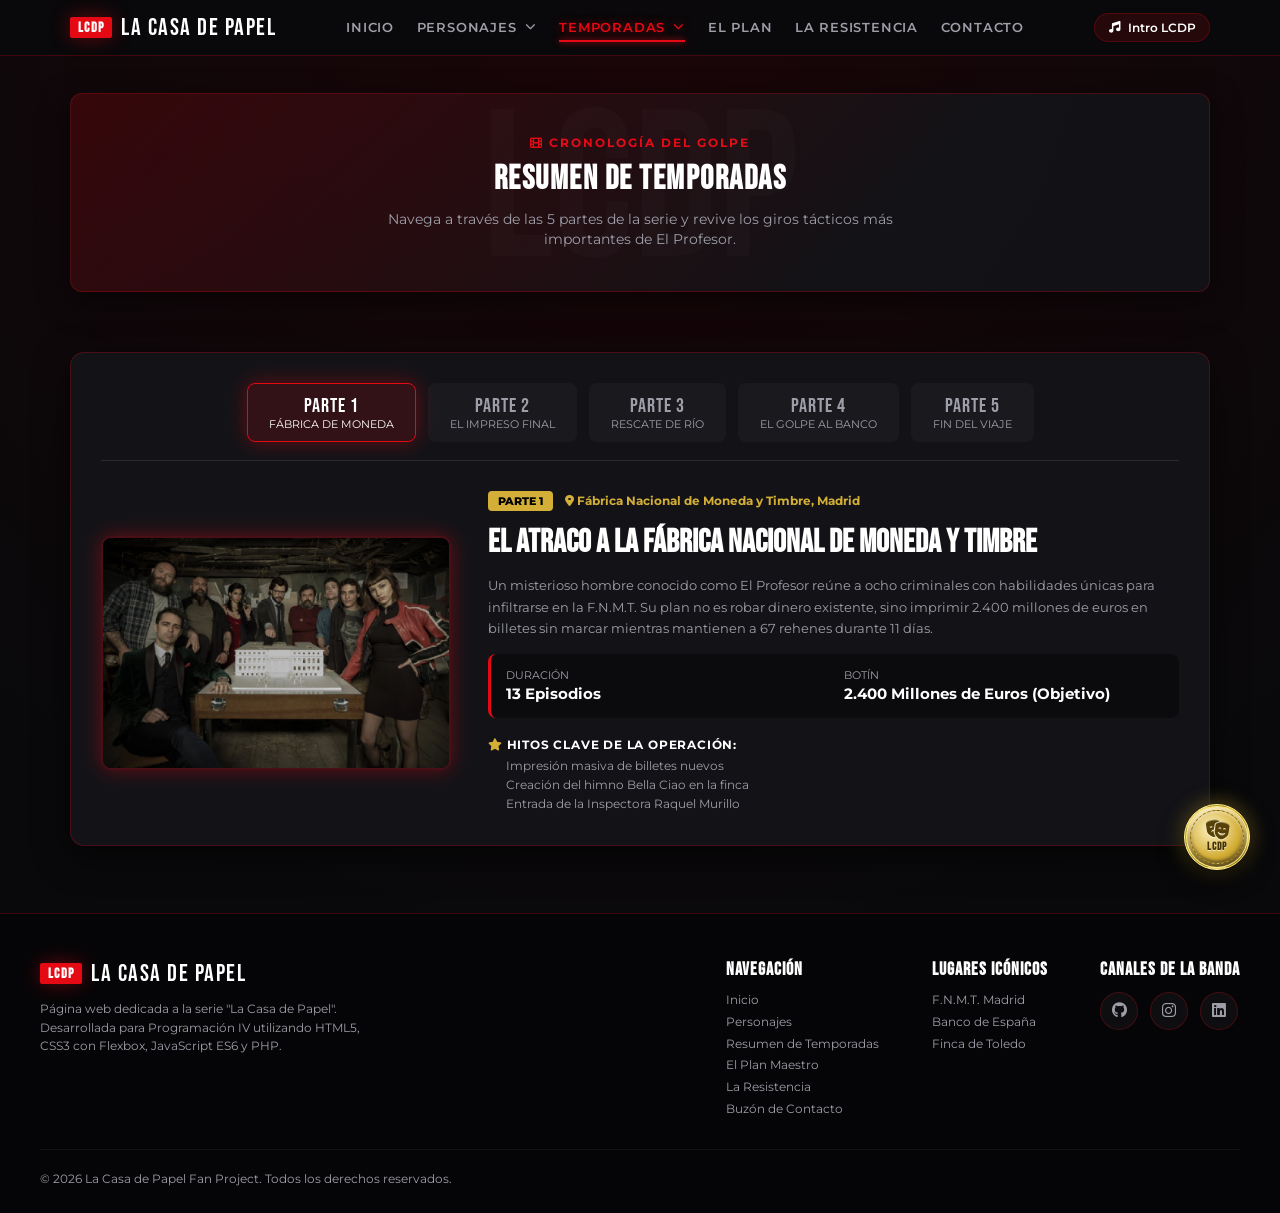
<file: temporadas.html>
<!DOCTYPE html>
<html lang="es">

<head>
  <meta charset="UTF-8">
  <meta name="viewport" content="width=device-width, initial-scale=1.0">
  <title>Temporadas | La Casa de Papel - Cronología del Atraco</title>
  <meta name="description"
    content="Resumen de las 5 partes de La Casa de Papel: la Fábrica Nacional de Moneda y Timbre, el rescate de Río y la guerra en el Banco de España.">

  <!-- FontAwesome Iconos -->
  <link rel="stylesheet" href="https://cdnjs.cloudflare.com/ajax/libs/font-awesome/6.4.0/css/all.min.css">

  <!-- Hojas de Estilo CSS -->
  <link rel="stylesheet" href="styles.css">
</head>

<body>

  <!-- ==========================================
       HEADER & MENÚ DE NAVEGACIÓN PRINCIPAL
       ========================================== -->
  <header class="site-header" id="header">
    <div class="header-container">

      <!-- Marca / Logo -->
      <a href="index.html" class="brand-logo">
        <span class="brand-badge">LCDP</span>
        <span>LA CASA DE PAPEL</span>
      </a>

      <!-- Menú Navegación Principal Flexbox -->
      <nav class="main-nav" id="mainNav">
        <ul class="nav-list" id="navList">
          <li class="nav-item">
            <a href="index.html" class="nav-link">Inicio</a>
          </li>

          <li class="nav-item dropdown">
            <a href="personajes.html" class="nav-link">
              Personajes <i class="fa-solid fa-chevron-down" style="font-size: 0.7rem; margin-left: 3px;"></i>
            </a>
            <ul class="dropdown-menu">
              <li class="dropdown-item">
                <a href="personajes.html?filtro=all" class="dropdown-link">
                  <span>Todos</span> <i class="fa-solid fa-users"></i>
                </a>
              </li>
              <li class="dropdown-item">
                <a href="personajes.html?filtro=banda" class="dropdown-link">
                  <span>La Banda</span> <i class="fa-solid fa-mask"></i>
                </a>
              </li>
              <li class="dropdown-item">
                <a href="personajes.html?filtro=ley" class="dropdown-link">
                  <span>Policía y Ley</span> <i class="fa-solid fa-shield-halved"></i>
                </a>
              </li>
              <li class="dropdown-item">
                <a href="personajes.html?filtro=rehenes" class="dropdown-link">
                  <span>Rehenes Clave</span> <i class="fa-solid fa-handcuffs"></i>
                </a>
              </li>
            </ul>
          </li>

          <li class="nav-item dropdown">
            <a href="temporadas.html" class="nav-link active">
              Temporadas <i class="fa-solid fa-chevron-down" style="font-size: 0.7rem; margin-left: 3px;"></i>
            </a>
            <ul class="dropdown-menu">
              <li class="dropdown-item">
                <a href="temporadas.html?parte=1" class="dropdown-link" onclick="switchSeasonTab(1)">
                  <span>Parte 1: El Comienzo</span> <i class="fa-solid fa-vault"></i>
                </a>
              </li>
              <li class="dropdown-item">
                <a href="temporadas.html?parte=2" class="dropdown-link" onclick="switchSeasonTab(2)">
                  <span>Parte 2: El Escape</span> <i class="fa-solid fa-money-bill-wave"></i>
                </a>
              </li>
              <li class="dropdown-item">
                <a href="temporadas.html?parte=3" class="dropdown-link" onclick="switchSeasonTab(3)">
                  <span>Parte 3: El Banco de España</span> <i class="fa-solid fa-building-columns"></i>
                </a>
              </li>
              <li class="dropdown-item">
                <a href="temporadas.html?parte=4" class="dropdown-link" onclick="switchSeasonTab(4)">
                  <span>Parte 4: El Caos</span> <i class="fa-solid fa-bomb"></i>
                </a>
              </li>
              <li class="dropdown-item">
                <a href="temporadas.html?parte=5" class="dropdown-link" onclick="switchSeasonTab(5)">
                  <span>Parte 5: La Guerra</span> <i class="fa-solid fa-shield-halved"></i>
                </a>
              </li>
            </ul>
          </li>

          <li class="nav-item">
            <a href="plan.html" class="nav-link">El Plan</a>
          </li>

          <li class="nav-item">
            <a href="resistencia.html" class="nav-link">La Resistencia</a>
          </li>

          <li class="nav-item">
            <a href="contacto.html" class="nav-link">Contacto</a>
          </li>
        </ul>
      </nav>

      <!-- Botones de Acción / Himno Header -->
      <div class="header-actions">
        <button class="sound-btn" id="soundToggle" title="Reproducir Intro (La Casa de Papel)">
          <i class="fa-solid fa-music" id="soundIcon"></i>
          <span>Intro LCDP</span>
        </button>

        <button class="hamburger-btn" id="hamburgerBtn" aria-label="Abrir Menú">
          <span></span>
          <span></span>
          <span></span>
        </button>
      </div>

    </div>
  </header>

  <!-- ==========================================
       CONTENEDOR PRINCIPAL MAIN (ANCHO Y MÁRGENES)
       ========================================== -->
  <main>

    <!-- Banner de Encabezado de Página -->
    <section class="page-hero">
      <span class="section-tag"><i class="fa-solid fa-film"></i> Cronología del Golpe</span>
      <h1 class="section-title">RESUMEN DE TEMPORADAS</h1>
      <p class="section-subtitle">
        Navega a través de las 5 partes de la serie y revive los giros tácticos más importantes de El Profesor.
      </p>
    </section>

    <!-- Resumen Interactivo de Temporadas -->
    <section class="section">
      <div class="seasons-wrapper">

        <!-- Pestañas de Temporadas (Flex Tabs) -->
        <div class="season-tabs" id="seasonTabs">
          <button class="season-tab-btn active" data-season="1">
            <span class="part-title">PARTE 1</span>
            <span class="part-subtitle">Fábrica de Moneda</span>
          </button>
          <button class="season-tab-btn" data-season="2">
            <span class="part-title">PARTE 2</span>
            <span class="part-subtitle">El Impreso Final</span>
          </button>
          <button class="season-tab-btn" data-season="3">
            <span class="part-title">PARTE 3</span>
            <span class="part-subtitle">Rescate de Río</span>
          </button>
          <button class="season-tab-btn" data-season="4">
            <span class="part-title">PARTE 4</span>
            <span class="part-subtitle">El Golpe al Banco</span>
          </button>
          <button class="season-tab-btn" data-season="5">
            <span class="part-title">PARTE 5</span>
            <span class="part-subtitle">Fin del Viaje</span>
          </button>
        </div>

        <!-- Contenedor Dinámico de la Temporada Seleccionada -->
        <div class="season-details" id="seasonDetails">
          <!-- Inyectado por Javascript según la pestaña activa -->
        </div>

      </div>
    </section>

  </main>

  <!-- ==========================================================================
       BOTÓN FLOTANTE ESTILO MONEDA DE ORO (BANCO DE ESPAÑA / LCDP)
       ========================================================================== -->
  <button class="floating-coin-btn" id="openFeedbackBtn" title="Buzón de Devoluciones & Mejoras">
    <div class="coin-rim">
      <div class="coin-face">
        <i class="fa-solid fa-masks-theater coin-icon"></i>
        <span class="coin-text">LCDP</span>
      </div>
    </div>
    <span class="coin-tooltip">Contacto & Mejoras</span>
  </button>

  <!-- ==========================================================================
       MODAL DE CONTACTO & DEVOLUCIONES (PROCESADO POR PHP)
       ========================================================================== -->
  <div class="feedback-modal-overlay" id="feedbackModal">
    <div class="feedback-modal-card">
      <button class="modal-close-btn" id="feedbackModalClose" aria-label="Cerrar Formulario">
        <i class="fa-solid fa-xmark"></i>
      </button>

      <div class="feedback-header">
        <span class="feedback-serial-badge"><i class="fa-solid fa-fingerprint"></i> TRANSMISIÓN CIFRADA A LA
          GUARIDA</span>
        <h2 class="feedback-title">DEVOLUCIONES & MEJORAS</h2>
        <p class="feedback-subtitle">
          Envía sugerencias, reportes o mensajes para perfeccionar el plan táctico de la web.
        </p>
      </div>

      <!-- Estado de Respuesta Dinámica -->
      <div class="feedback-status" id="feedbackStatus"></div>

      <!-- Formulario con destino a contacto.php -->
      <form class="feedback-form" id="feedbackForm" action="contacto.php" method="POST">
        <div class="form-group">
          <label class="form-label" for="nombre">Alias o Nombre de Operación</label>
          <input type="text" id="nombre" name="nombre" class="form-input"
            placeholder="Ej: Río, Marsella, o tu nombre..." required>
        </div>

        <div class="form-group">
          <label class="form-label" for="email">Canal Seguro (Correo Electrónico)</label>
          <input type="email" id="email" name="email" class="form-input" placeholder="tu-correo@resistencia.com"
            required>
        </div>

        <div class="form-group">
          <label class="form-label" for="tipo">Tipo de Devolución</label>
          <select id="tipo" name="tipo" class="form-select">
            <option value="Propuesta de Mejora">Propuesta de Mejora Táctica</option>
            <option value="Reporte de Error">Reporte de Error o Bug</option>
            <option value="Sugerencia de Contenido">Sugerencia de Contenido</option>
            <option value="Mensaje para La Banda">Mensaje para La Banda</option>
          </select>
        </div>

        <div class="form-group">
          <label class="form-label" for="mensaje">Detalle de tu Mensaje</label>
          <textarea id="mensaje" name="mensaje" class="form-textarea" rows="4"
            placeholder="Escribe aquí tu devolución o mejora para la página..." required></textarea>
        </div>

        <button type="submit" class="btn-primary" id="submitFeedbackBtn"
          style="justify-content: center; width: 100%; margin-top: 0.5rem;">
          <i class="fa-solid fa-paper-plane"></i> Enviar al Profesor
        </button>
      </form>
    </div>
  </div>

  <!-- ==========================================
       FOOTER CON REDES SOCIALES (FA ICONS)
       ========================================== -->
  <footer class="site-footer">
    <div class="footer-container">
      <div class="footer-top">
        <div class="footer-brand">
          <div class="brand-logo">
            <span class="brand-badge">LCDP</span>
            <span>LA CASA DE PAPEL</span>
          </div>
          <p class="footer-desc">
            Página web dedicada a la serie "La Casa de Papel". Desarrollada para Programación IV utilizando HTML5, CSS3
            con Flexbox, JavaScript ES6 y PHP.
          </p>
        </div>

        <div class="footer-links-group">
          <div class="footer-col">
            <h4 class="footer-col-title">Navegación</h4>
            <div class="footer-menu">
              <a href="index.html">Inicio</a>
              <a href="personajes.html">Personajes</a>
              <a href="temporadas.html">Resumen de Temporadas</a>
              <a href="plan.html">El Plan Maestro</a>
              <a href="resistencia.html">La Resistencia</a>
              <a href="contacto.html">Buzón de Contacto</a>
            </div>
          </div>

          <div class="footer-col">
            <h4 class="footer-col-title">Lugares Icónicos</h4>
            <div class="footer-menu">
              <a href="temporadas.html?parte=1">F.N.M.T. Madrid</a>
              <a href="temporadas.html?parte=3">Banco de España</a>
              <a href="plan.html">Finca de Toledo</a>
            </div>
          </div>

          <!-- Redes Sociales desde FontAwesome -->
          <div class="footer-col footer-social-section">
            <h4 class="footer-col-title">Canales de la Banda</h4>
            <div class="footer-social-links">
              <a href="https://github.com" target="_blank" rel="noopener noreferrer" class="social-btn"
                title="GitHub de La Resistencia">
                <i class="fa-brands fa-github"></i>
              </a>
              <a href="https://instagram.com" target="_blank" rel="noopener noreferrer" class="social-btn"
                title="Instagram Oficial">
                <i class="fa-brands fa-instagram"></i>
              </a>
              <a href="https://linkedin.com" target="_blank" rel="noopener noreferrer" class="social-btn"
                title="LinkedIn Profesional">
                <i class="fa-brands fa-linkedin"></i>
              </a>
            </div>
          </div>
        </div>
      </div>

      <div class="footer-bottom">
        <p>&copy; 2026 La Casa de Papel Fan Project. Todos los derechos reservados.</p>
      </div>
    </div>
  </footer>

  <!-- Script JavaScript Principal -->
  <script src="script.js"></script>
</body>

</html>
</file>
<file: styles.css>
/* ==========================================================================
   LA CASA DE PAPEL - ESTILOS PRINCIPALES (100% FLEXBOX LAYOUT)
   ========================================================================== */

@import url('https://fonts.googleapis.com/css2?family=Bebas+Neue&family=Montserrat:wght@300;400;500;600;700;900&family=Courier+Prime:ital,wght@0,400;0,700;1,400&family=Caveat:wght@600;700&family=Special+Elite&display=swap');

/* --- VARIABLES GLOBALES --- */
:root {
  --color-bg-dark: #09090b;
  --color-bg-card: #131317;
  --color-bg-card-hover: #1c1c24;
  --color-primary-red: #e50914;
  --color-red-glow: #ff1e27;
  --color-red-dark: #8b0000;
  --color-gold: #d4af37;
  --color-gold-light: #f7e07d;
  --color-text-main: #ffffff;
  --color-text-muted: #9e9ea8;
  --color-border: rgba(229, 9, 20, 0.25);
  --color-border-glow: rgba(229, 9, 20, 0.6);
  --font-title: 'Bebas Neue', sans-serif;
  --font-body: 'Montserrat', sans-serif;
  --font-serial: 'Courier Prime', monospace;
  --font-typewriter: 'Special Elite', 'Courier Prime', monospace;
  --font-handwriting: 'Caveat', cursive;
  --transition-fast: 0.25s ease;
  --transition-medium: 0.4s cubic-bezier(0.16, 1, 0.3, 1);
  --shadow-red: 0 0 20px rgba(229, 9, 20, 0.4);
}

/* --- RESET & GLOBAL --- */
* {
  margin: 0;
  padding: 0;
  box-sizing: border-box;
}

html {
  scroll-behavior: smooth;
  font-family: var(--font-body);
  background-color: var(--color-bg-dark);
  color: var(--color-text-main);
  overflow-x: hidden;
  font-size: 15px;
  /* Reducción general de base tipográfica */
}

body {
  display: flex;
  flex-direction: column;
  min-height: 100vh;
  background: radial-gradient(circle at 50% 0%, #1a0507 0%, var(--color-bg-dark) 70%);
}

a {
  color: inherit;
  text-decoration: none;
}

ul {
  list-style: none;
}

button {
  cursor: pointer;
  border: none;
  background: none;
  font-family: inherit;
}

/* --- CONTENEDOR PRINCIPAL MAIN (CON MÁRGENES Y ANCHO CONTENIDO) --- */
main {
  width: 100%;
  max-width: 1200px;
  margin: 0 auto;
  padding: 6.2rem 2rem 3rem;
  /* Espacio para el header fijo y márgenes laterales */
  flex: 1;
  display: flex;
  flex-direction: column;
  gap: 2.5rem;
}

/* --- ENCABEZADO Y NAVEGACIÓN (HEADER FLEX) --- */
.site-header {
  position: fixed;
  top: 0;
  left: 0;
  width: 100%;
  z-index: 1000;
  background: rgba(9, 9, 11, 0.92);
  backdrop-filter: blur(12px);
  -webkit-backdrop-filter: blur(12px);
  border-bottom: 1px solid var(--color-border);
  transition: var(--transition-fast);
}

.header-container {
  display: flex;
  justify-content: space-between;
  align-items: center;
  max-width: 1200px;
  margin: 0 auto;
  padding: 0.85rem 2rem;
}

/* Logo */
.brand-logo {
  display: flex;
  align-items: center;
  gap: 0.6rem;
  font-family: var(--font-title);
  font-size: 1.6rem;
  letter-spacing: 1.5px;
  color: var(--color-text-main);
  text-transform: uppercase;
}

.brand-badge {
  background-color: var(--color-primary-red);
  color: #fff;
  padding: 0.15rem 0.5rem;
  font-size: 0.95rem;
  font-weight: 900;
  border-radius: 2px;
  box-shadow: var(--shadow-red);
  animation: pulseBadge 3s infinite alternate;
}

@keyframes pulseBadge {
  0% {
    box-shadow: 0 0 5px rgba(229, 9, 20, 0.4);
  }

  100% {
    box-shadow: 0 0 16px rgba(229, 9, 20, 0.8);
  }
}

/* Nav Menu (Flex Navigation) */
.main-nav {
  display: flex;
  align-items: center;
}

.nav-list {
  display: flex;
  align-items: center;
  gap: 1.5rem;
}

.nav-item {
  position: relative;
}

.nav-link {
  display: flex;
  align-items: center;
  gap: 0.35rem;
  font-size: 0.85rem;
  font-weight: 600;
  letter-spacing: 0.8px;
  text-transform: uppercase;
  color: var(--color-text-muted);
  padding: 0.45rem 0;
  transition: var(--transition-fast);
}

.nav-link:hover,
.nav-link.active {
  color: var(--color-primary-red);
  text-shadow: 0 0 8px rgba(229, 9, 20, 0.5);
}

.nav-link::after {
  content: '';
  position: absolute;
  bottom: 0;
  left: 0;
  width: 0%;
  height: 2px;
  background-color: var(--color-primary-red);
  box-shadow: 0 0 6px var(--color-primary-red);
  transition: var(--transition-fast);
}

.nav-link:hover::after,
.nav-link.active::after {
  width: 100%;
}

/* Submenú desplegable en el Header */
.dropdown {
  position: relative;
}

.dropdown .nav-link i.fa-chevron-down {
  transition: transform var(--transition-fast);
}

.dropdown:hover .nav-link i.fa-chevron-down {
  transform: rotate(180deg);
}

.dropdown-menu {
  position: absolute;
  top: 100%;
  left: 50%;
  transform: translateX(-50%) translateY(12px);
  background-color: #121217;
  border: 1px solid var(--color-border);
  border-radius: 8px;
  padding: 0.6rem 0;
  min-width: 210px;
  box-shadow: 0 10px 30px rgba(0, 0, 0, 0.8), var(--shadow-red);
  opacity: 0;
  visibility: hidden;
  transition: var(--transition-medium);
  display: flex;
  flex-direction: column;
}

/* Puente invisible para evitar que el hover se pierda entre el nav-link y el menú */
.dropdown-menu::before {
  content: '';
  position: absolute;
  top: -12px;
  left: 0;
  right: 0;
  height: 12px;
}

.dropdown:hover .dropdown-menu {
  opacity: 1;
  visibility: visible;
  transform: translateX(-50%) translateY(0);
}

.dropdown-item {
  width: 100%;
}

.dropdown-link {
  display: flex;
  align-items: center;
  justify-content: space-between;
  padding: 0.55rem 1.1rem;
  font-size: 0.82rem;
  color: var(--color-text-muted);
  transition: var(--transition-fast);
}

.dropdown-link:hover {
  background-color: rgba(229, 9, 20, 0.15);
  color: var(--color-text-main);
  padding-left: 1.3rem;
}

/* Header Utilities */
.header-actions {
  display: flex;
  align-items: center;
  gap: 0.85rem;
}

.sound-btn {
  display: flex;
  align-items: center;
  gap: 0.45rem;
  background: rgba(229, 9, 20, 0.12);
  border: 1px solid var(--color-border);
  color: var(--color-text-main);
  padding: 0.45rem 0.9rem;
  border-radius: 20px;
  font-size: 0.78rem;
  font-weight: 600;
  transition: var(--transition-fast);
}

.sound-btn:hover {
  background: var(--color-primary-red);
  box-shadow: var(--shadow-red);
}

.hamburger-btn {
  display: none;
  flex-direction: column;
  justify-content: space-between;
  width: 26px;
  height: 18px;
}

.hamburger-btn span {
  width: 100%;
  height: 2.5px;
  background-color: var(--color-text-main);
  border-radius: 2px;
  transition: var(--transition-fast);
}

/* --- BANNER DE PÁGINA / HERO HEADER (PÁGINAS HIJAS) --- */
.page-hero {
  position: relative;
  border-radius: 12px;
  padding: 2.8rem 2rem;
  background: linear-gradient(135deg, rgba(229, 9, 20, 0.18) 0%, rgba(19, 19, 23, 0.95) 70%);
  border: 1px solid var(--color-border);
  box-shadow: 0 10px 30px rgba(0, 0, 0, 0.5);
  display: flex;
  flex-direction: column;
  align-items: center;
  text-align: center;
  gap: 0.75rem;
  overflow: hidden;
}

.page-hero::before {
  content: 'LCDP';
  position: absolute;
  top: 50%;
  left: 50%;
  transform: translate(-50%, -50%);
  font-family: var(--font-title);
  font-size: 14rem;
  color: rgba(255, 255, 255, 0.02);
  pointer-events: none;
  user-select: none;
}

/* --- HERO SECTION (BANNER PRINCIPAL DE INDEX) --- */
.hero {
  position: relative;
  min-height: 480px;
  display: flex;
  align-items: center;
  justify-content: center;
  padding: 4rem 2rem 3rem;
  background: linear-gradient(180deg, rgba(9, 9, 11, 0.45) 0%, rgba(9, 9, 11, 0.95) 100%),
    url('img/hero.png') center/cover no-repeat;
  border-radius: 14px;
  border: 1px solid var(--color-border);
  box-shadow: 0 15px 40px rgba(0, 0, 0, 0.8), var(--shadow-red);
  overflow: hidden;
}

.hero-overlay {
  position: absolute;
  inset: 0;
  background: radial-gradient(circle at center, transparent 20%, rgba(9, 9, 11, 0.85) 90%);
  pointer-events: none;
}

.hero-content {
  position: relative;
  z-index: 2;
  max-width: 850px;
  display: flex;
  flex-direction: column;
  align-items: center;
  text-align: center;
  gap: 1.2rem;
}

.hero-tag {
  display: flex;
  align-items: center;
  gap: 0.45rem;
  background: rgba(229, 9, 20, 0.2);
  border: 1px solid var(--color-primary-red);
  color: var(--color-red-glow);
  padding: 0.35rem 1rem;
  border-radius: 50px;
  font-size: 0.75rem;
  font-weight: 700;
  letter-spacing: 1.5px;
  text-transform: uppercase;
}

.hero-title {
  font-family: var(--font-title);
  font-size: clamp(2.2rem, 5vw, 3.8rem);
  line-height: 1;
  letter-spacing: 2px;
  color: #fff;
  text-shadow: 0 4px 15px rgba(0, 0, 0, 0.9), 0 0 25px rgba(229, 9, 20, 0.45);
}

.hero-title span {
  color: var(--color-primary-red);
}

.hero-subtitle {
  font-size: 0.92rem;
  line-height: 1.6;
  color: var(--color-text-muted);
  max-width: 680px;
}

.hero-actions {
  display: flex;
  gap: 1rem;
  flex-wrap: wrap;
  justify-content: center;
  margin-top: 0.5rem;
}

/* Botones genéricos */
.btn-primary {
  display: flex;
  align-items: center;
  gap: 0.5rem;
  background: var(--color-primary-red);
  color: #fff;
  padding: 0.75rem 1.8rem;
  border-radius: 4px;
  font-weight: 700;
  letter-spacing: 0.8px;
  text-transform: uppercase;
  font-size: 0.82rem;
  box-shadow: var(--shadow-red);
  transition: var(--transition-fast);
}

.btn-primary:hover {
  background: var(--color-red-glow);
  transform: translateY(-2px);
  box-shadow: 0 6px 20px rgba(229, 9, 20, 0.7);
}

.btn-secondary {
  display: flex;
  align-items: center;
  gap: 0.5rem;
  background: rgba(255, 255, 255, 0.05);
  border: 1px solid rgba(255, 255, 255, 0.2);
  color: #fff;
  padding: 0.75rem 1.8rem;
  border-radius: 4px;
  font-weight: 700;
  letter-spacing: 0.8px;
  text-transform: uppercase;
  font-size: 0.82rem;
  backdrop-filter: blur(5px);
  transition: var(--transition-fast);
}

.btn-secondary:hover {
  background: rgba(255, 255, 255, 0.15);
  border-color: var(--color-primary-red);
  transform: translateY(-2px);
}

/* Statistics Bar in Hero */
.hero-stats {
  display: flex;
  justify-content: space-around;
  width: 100%;
  max-width: 750px;
  margin-top: 1.5rem;
  padding-top: 1.5rem;
  border-top: 1px solid rgba(255, 255, 255, 0.1);
  flex-wrap: wrap;
  gap: 1.2rem;
}

.stat-item {
  display: flex;
  flex-direction: column;
  align-items: center;
}

.stat-value {
  font-family: var(--font-title);
  font-size: 1.7rem;
  color: var(--color-gold);
  letter-spacing: 1px;
}

.stat-label {
  font-size: 0.72rem;
  text-transform: uppercase;
  color: var(--color-text-muted);
  letter-spacing: 0.8px;
}

/* --- SECCIONES GENERALES --- */
.section {
  padding: 1.5rem 0;
  width: 100%;
}

.section-header {
  display: flex;
  flex-direction: column;
  align-items: center;
  text-align: center;
  margin-bottom: 2.5rem;
  gap: 0.55rem;
}

.section-tag {
  color: var(--color-primary-red);
  font-size: 0.78rem;
  font-weight: 700;
  letter-spacing: 2px;
  text-transform: uppercase;
}

.section-title {
  font-family: var(--font-title);
  font-size: 2.2rem;
  letter-spacing: 1.5px;
  color: var(--color-text-main);
  line-height: 1.1;
}

.section-subtitle {
  color: var(--color-text-muted);
  font-size: 0.9rem;
  max-width: 580px;
  line-height: 1.5;
}

/* --- TARJETAS DE ACCESO RÁPIDO / PREVIEW GRID (EN INDEX) --- */
.preview-grid {
  display: flex;
  flex-wrap: wrap;
  gap: 1.5rem;
  justify-content: center;
  margin-top: 1rem;
}

.preview-card {
  flex: 1;
  min-width: 250px;
  max-width: 280px;
  background: var(--color-bg-card);
  border: 1px solid var(--color-border);
  border-radius: 12px;
  padding: 1.8rem 1.4rem;
  display: flex;
  flex-direction: column;
  align-items: flex-start;
  gap: 0.8rem;
  transition: var(--transition-medium);
  position: relative;
  overflow: hidden;
}

.preview-card::after {
  content: '';
  position: absolute;
  bottom: 0;
  left: 0;
  width: 100%;
  height: 3px;
  background: linear-gradient(90deg, transparent, var(--color-primary-red), transparent);
  transform: scaleX(0);
  transition: var(--transition-fast);
}

.preview-card:hover {
  transform: translateY(-6px);
  border-color: var(--color-primary-red);
  box-shadow: 0 10px 30px rgba(0, 0, 0, 0.8), var(--shadow-red);
}

.preview-card:hover::after {
  transform: scaleX(1);
}

.preview-icon {
  width: 44px;
  height: 44px;
  border-radius: 8px;
  background: rgba(229, 9, 20, 0.15);
  color: var(--color-primary-red);
  display: flex;
  align-items: center;
  justify-content: center;
  font-size: 1.25rem;
}

.preview-title {
  font-family: var(--font-title);
  font-size: 1.4rem;
  letter-spacing: 1px;
  color: #fff;
}

.preview-desc {
  font-size: 0.82rem;
  color: var(--color-text-muted);
  line-height: 1.5;
}

.preview-link {
  margin-top: auto;
  display: flex;
  align-items: center;
  gap: 0.4rem;
  color: var(--color-gold);
  font-size: 0.8rem;
  font-weight: 700;
  text-transform: uppercase;
  letter-spacing: 0.8px;
}

.preview-card:hover .preview-link i {
  transform: translateX(4px);
}

.preview-link i {
  transition: var(--transition-fast);
}

/* --- SECCIÓN PERSONAJES (FLEX GRID & FILTROS) --- */
.filter-container {
  display: flex;
  justify-content: center;
  gap: 0.8rem;
  margin-bottom: 1.2rem;
  flex-wrap: wrap;
}

.filter-btn {
  padding: 0.5rem 1.3rem;
  border-radius: 25px;
  background: var(--color-bg-card);
  border: 1px solid rgba(255, 255, 255, 0.1);
  color: var(--color-text-muted);
  font-weight: 600;
  font-size: 0.82rem;
  transition: var(--transition-fast);
}

.filter-btn:hover,
.filter-btn.active {
  background: var(--color-primary-red);
  color: #fff;
  border-color: var(--color-primary-red);
  box-shadow: var(--shadow-red);
}

/* ==========================================================================
   CARRUSEL DE PERSONAJES SOLAPADOS & ANIMACIÓN DE SALTO
   ========================================================================== */
.carousel-container {
  position: relative;
  width: 100%;
  display: flex;
  align-items: center;
  justify-content: center;
  margin: 0.8rem 0;
}

.character-carousel-viewport {
  width: 100%;
  overflow-x: hidden;
  overflow-y: visible;
  scroll-behavior: smooth;
  padding: 1.8rem 1rem 1.2rem;
  scrollbar-width: none;
  -webkit-overflow-scrolling: auto;
}

.character-carousel-viewport::-webkit-scrollbar {
  display: none;
}

.character-carousel-track,
.character-grid {
  display: flex;
  align-items: center;
  justify-content: flex-start;
  padding: 0 1.5rem;
  min-width: max-content;
}

/* Centrado cuando se filtran categorías con pocos personajes (Policía y Ley, Rehenes clave) */
.character-grid.is-centered {
  justify-content: center;
  justify-content: safe center;
  min-width: 100%;
  width: 100%;
}

/* Tarjeta de Personaje Solapada */
.character-card {
  display: flex;
  flex-direction: column;
  width: 205px;
  flex-shrink: 0;
  background-color: var(--color-bg-card);
  border: 1px solid var(--color-border);
  border-radius: 10px;
  overflow: hidden;
  transition: transform 0.4s cubic-bezier(0.165, 0.84, 0.44, 1), box-shadow 0.4s ease, margin 0.4s ease, border-color 0.3s ease;
  position: relative;
  cursor: pointer;
  margin-left: -38px;
  /* Solapamiento de tarjetas */
  box-shadow: -8px 0 20px rgba(0, 0, 0, 0.85);
}

.character-card:first-child {
  margin-left: 0;
}

/* Efecto hover al posar sobre una tarjeta en la baraja solapada */
.character-card:hover {
  transform: translateY(-16px) scale(1.06) rotate(-1deg);
  z-index: 90 !important;
  margin-right: 25px;
  margin-left: -18px;
  border-color: var(--color-gold);
  box-shadow: 0 18px 36px rgba(0, 0, 0, 0.95), 0 0 20px rgba(229, 9, 20, 0.8);
}

.character-card:first-child:hover {
  margin-left: 0;
}

/* ANIMACIÓN DE SALTO AL SELECCIONAR "VER EXPEDIENTE COMPLETO" */
@keyframes cardJumpAndOpen {
  0% {
    transform: translateY(0) scale(1);
    box-shadow: 0 8px 16px rgba(0, 0, 0, 0.8);
  }

  35% {
    transform: translateY(-40px) scale(1.12) rotate(-2deg);
    border-color: #fff;
    box-shadow: 0 25px 50px rgba(229, 9, 20, 0.95), 0 0 25px rgba(212, 175, 55, 0.9);
  }

  70% {
    transform: translateY(-20px) scale(1.06) rotate(1.5deg);
    box-shadow: 0 16px 30px rgba(229, 9, 20, 0.8);
  }

  100% {
    transform: translateY(-10px) scale(1.03);
  }
}

.character-card.jumping {
  animation: cardJumpAndOpen 0.5s cubic-bezier(0.175, 0.885, 0.32, 1.275) forwards;
  z-index: 250 !important;
  border-color: var(--color-primary-red) !important;
}

/* Botones de Navegación del Carrusel */
.carousel-control-btn {
  position: absolute;
  top: 50%;
  transform: translateY(-50%);
  z-index: 100;
  width: 42px;
  height: 42px;
  border-radius: 50%;
  background: rgba(15, 17, 20, 0.94);
  border: 2px solid var(--color-primary-red);
  color: #fff;
  display: flex;
  align-items: center;
  justify-content: center;
  font-size: 1.1rem;
  box-shadow: 0 6px 20px rgba(0, 0, 0, 0.9), 0 0 14px rgba(229, 9, 20, 0.6);
  transition: transform 0.25s ease, background-color 0.25s ease, box-shadow 0.25s ease, opacity 0.25s ease;
  backdrop-filter: blur(8px);
  cursor: pointer;
}

.carousel-control-btn.prev {
  left: -14px;
}

.carousel-control-btn.next {
  right: -14px;
}

.carousel-control-btn:hover {
  background: var(--color-primary-red);
  color: #fff;
  transform: translateY(-50%) scale(1.12);
  box-shadow: 0 8px 30px rgba(229, 9, 20, 0.95);
}

.carousel-control-btn:active {
  transform: translateY(-50%) scale(0.95);
}

@media (max-width: 900px) {
  .carousel-control-btn.prev {
    left: 2px;
  }

  .carousel-control-btn.next {
    right: 2px;
  }

  .carousel-control-btn {
    width: 40px;
    height: 40px;
    font-size: 1rem;
    background: rgba(15, 17, 20, 0.98);
  }
}

.carousel-hint {
  display: flex;
  align-items: center;
  justify-content: center;
  gap: 0.5rem;
  font-size: 0.75rem;
  color: var(--color-text-muted);
  text-transform: uppercase;
  letter-spacing: 1px;
  margin-top: 0.5rem;
}

.carousel-hint i {
  color: var(--color-gold);
  animation: hintSwipe 1.8s infinite ease-in-out;
}

@keyframes hintSwipe {

  0%,
  100% {
    transform: translateX(-4px);
  }

  50% {
    transform: translateX(4px);
  }
}

.card-image-wrap {
  position: relative;
  width: 100%;
  height: 180px;
  background-color: #1a1a20;
  overflow: hidden;
  display: flex;
  align-items: center;
  justify-content: center;
}

.card-image {
  width: 100%;
  height: 100%;
  object-fit: cover;
  transition: transform 0.5s ease;
}

.card-image-placeholder {
  width: 100%;
  height: 100%;
  display: flex;
  flex-direction: column;
  align-items: center;
  justify-content: center;
  background: rgba(255, 255, 255, 0.02);
  border: 1px dashed rgba(229, 9, 20, 0.3);
  color: var(--color-text-muted);
  padding: 1rem;
  text-align: center;
}

.character-card:hover .card-image {
  transform: scale(1.06);
}

.card-badge {
  position: absolute;
  top: 0.5rem;
  right: 0.5rem;
  background: rgba(9, 9, 11, 0.88);
  border: 1px solid var(--color-primary-red);
  color: var(--color-red-glow);
  padding: 0.2rem 0.5rem;
  border-radius: 20px;
  font-size: 0.65rem;
  font-weight: 700;
  letter-spacing: 0.6px;
  text-transform: uppercase;
  backdrop-filter: blur(4px);
}

.card-content {
  display: flex;
  flex-direction: column;
  padding: 0.85rem 0.9rem;
  gap: 0.35rem;
  flex-grow: 1;
}

.character-codename {
  font-family: var(--font-title);
  font-size: 1.25rem;
  letter-spacing: 0.8px;
  color: var(--color-text-main);
  line-height: 1.1;
}

.character-realname {
  font-size: 0.72rem;
  color: var(--color-gold);
  font-weight: 600;
}

.character-desc {
  font-size: 0.72rem;
  color: var(--color-text-muted);
  line-height: 1.35;
  display: -webkit-box;
  -webkit-line-clamp: 2;
  -webkit-box-orient: vertical;
  overflow: hidden;
}

.card-action-btn {
  margin-top: auto;
  display: flex;
  align-items: center;
  justify-content: space-between;
  padding-top: 0.5rem;
  border-top: 1px solid rgba(255, 255, 255, 0.08);
  color: var(--color-primary-red);
  font-weight: 700;
  font-size: 0.68rem;
  letter-spacing: 0.6px;
  text-transform: uppercase;
}

.card-action-btn i {
  transition: transform var(--transition-fast);
}

.character-card:hover .card-action-btn i {
  transform: translateX(4px);
}

/* --- SECCIÓN RESUMEN DE TEMPORADAS (FLEX TABS & DISPLAY) --- */
.seasons-wrapper {
  display: flex;
  flex-direction: column;
  gap: 2rem;
  background: var(--color-bg-card);
  border: 1px solid var(--color-border);
  border-radius: 14px;
  padding: 2rem;
  box-shadow: 0 10px 35px rgba(0, 0, 0, 0.6);
}

.season-tabs {
  display: flex;
  justify-content: center;
  gap: 0.8rem;
  flex-wrap: wrap;
  border-bottom: 1px solid rgba(255, 255, 255, 0.1);
  padding-bottom: 1.2rem;
}

.season-tab-btn {
  display: flex;
  flex-direction: column;
  align-items: center;
  padding: 0.65rem 1.4rem;
  border-radius: 8px;
  background: rgba(255, 255, 255, 0.03);
  border: 1px solid transparent;
  color: var(--color-text-muted);
  transition: var(--transition-fast);
}

.season-tab-btn .part-title {
  font-family: var(--font-title);
  font-size: 1.3rem;
  letter-spacing: 1px;
}

.season-tab-btn .part-subtitle {
  font-size: 0.7rem;
  text-transform: uppercase;
}

.season-tab-btn:hover,
.season-tab-btn.active {
  background: rgba(229, 9, 20, 0.15);
  border-color: var(--color-primary-red);
  color: #fff;
  box-shadow: var(--shadow-red);
}

/* Detalle de Temporada */
.season-details {
  display: flex;
  gap: 2.5rem;
  align-items: center;
}

@media (max-width: 900px) {
  .season-details {
    flex-direction: column;
  }
}

.season-media {
  flex: 1;
  min-width: 260px;
  max-width: 380px;
  border-radius: 10px;
  overflow: hidden;
  border: 2px solid var(--color-border);
  box-shadow: var(--shadow-red);
}

.season-poster {
  width: 100%;
  height: 100%;
  object-fit: cover;
  display: block;
}

.season-info {
  flex: 2;
  display: flex;
  flex-direction: column;
  gap: 1rem;
}

.season-header-meta {
  display: flex;
  align-items: center;
  gap: 0.8rem;
}

.season-tag-badge {
  background: var(--color-gold);
  color: #000;
  font-weight: 800;
  padding: 0.2rem 0.65rem;
  border-radius: 4px;
  font-size: 0.75rem;
  text-transform: uppercase;
}

.season-title-text {
  font-family: var(--font-title);
  font-size: 2.1rem;
  color: #fff;
  line-height: 1.1;
}

.season-synopsis {
  font-size: 0.88rem;
  line-height: 1.6;
  color: var(--color-text-muted);
}

.season-stats-grid {
  display: flex;
  gap: 1.2rem;
  flex-wrap: wrap;
  background: rgba(0, 0, 0, 0.4);
  padding: 1rem;
  border-radius: 8px;
  border-left: 3px solid var(--color-primary-red);
}

.season-stat-box {
  display: flex;
  flex-direction: column;
  flex: 1;
  min-width: 120px;
}

.season-stat-box .box-label {
  font-size: 0.7rem;
  color: var(--color-text-muted);
  text-transform: uppercase;
}

.season-stat-box .box-value {
  font-size: 0.98rem;
  font-weight: 700;
  color: #fff;
  margin-top: 0.2rem;
}

/* ==========================================================================
   SECCIÓN EL PLAN MAESTRO (ESTILO PAPEL, CARTAS, FOLIOS Y MANUSCRITOS)
   Inspirado en la mesa de trabajo de la Finca de Toledo y planos técnicos
   ========================================================================== */

/* 1. CARTA DIRECTIVA ORIGINAL (ESTILO CARTA ENVEJECIDA / MANIFIESTO) */
.letter-manifesto-section {
  margin-bottom: 4rem;
  display: flex;
  justify-content: center;
}

.letter-wrapper {
  width: 100%;
  max-width: 860px;
  position: relative;
  perspective: 1000px;
}

.letter-paper {
  background-color: #faf6eb;
  background-image:
    linear-gradient(rgba(0, 0, 0, 0.03) 1px, transparent 1px),
    radial-gradient(ellipse at 80% 20%, rgba(212, 175, 55, 0.08) 0%, transparent 60%);
  border: 1px solid #e2dac9;
  border-radius: 4px;
  padding: 3.5rem 3.8rem 3rem;
  box-shadow:
    0 1px 3px rgba(0, 0, 0, 0.2),
    0 15px 35px rgba(0, 0, 0, 0.65),
    0 0 0 1px rgba(255, 255, 255, 0.1);
  position: relative;
  overflow: hidden;
  transition: transform 0.4s ease, box-shadow 0.4s ease;
  transform: rotate(-0.4deg);
}

.letter-paper:hover {
  transform: rotate(0deg) translateY(-4px);
  box-shadow:
    0 2px 5px rgba(0, 0, 0, 0.25),
    0 22px 45px rgba(0, 0, 0, 0.8),
    0 0 25px rgba(212, 175, 55, 0.15);
}

/* Pliegues horizontales de doblado en tres partes (trifold creases) */
.crease-horizontal {
  position: absolute;
  left: 0;
  width: 100%;
  height: 2px;
  pointer-events: none;
  background: linear-gradient(90deg,
      transparent 0%,
      rgba(0, 0, 0, 0.06) 15%,
      rgba(255, 255, 255, 0.4) 50%,
      rgba(0, 0, 0, 0.06) 85%,
      transparent 100%);
  box-shadow: 0 1px 2px rgba(0, 0, 0, 0.04);
}

.crease-top {
  top: 33.3%;
}

.crease-bottom {
  top: 66.6%;
}

/* Sello de lacre rojo de la Resistencia */
.wax-seal {
  position: absolute;
  top: 2rem;
  right: 2.5rem;
  width: 68px;
  height: 68px;
  border-radius: 50%;
  background: radial-gradient(circle at 35% 35%, #b71c1c 0%, #7f0000 70%, #4a0000 100%);
  box-shadow:
    0 4px 10px rgba(0, 0, 0, 0.5),
    inset 0 2px 4px rgba(255, 255, 255, 0.3),
    inset 0 -3px 5px rgba(0, 0, 0, 0.6);
  display: flex;
  align-items: center;
  justify-content: center;
  transform: rotate(12deg);
  border: 2px solid #8e0000;
  z-index: 10;
}

.wax-seal-text {
  font-family: var(--font-title);
  color: #ffcdd2;
  font-size: 1.2rem;
  letter-spacing: 1.5px;
  text-shadow: 1px 1px 2px rgba(0, 0, 0, 0.8);
}

/* Cabecera del membrete */
.letter-header {
  display: flex;
  justify-content: space-between;
  align-items: flex-start;
  margin-bottom: 1.5rem;
  padding-right: 5rem;
  flex-wrap: wrap;
  gap: 1rem;
}

.letterhead-left,
.letterhead-right {
  display: flex;
  flex-direction: column;
  gap: 0.25rem;
}

.letterhead-title {
  font-family: var(--font-typewriter);
  font-size: 0.92rem;
  font-weight: 700;
  color: #2b2723;
  letter-spacing: 2px;
}

.letterhead-code {
  font-family: var(--font-serial);
  font-size: 0.72rem;
  color: #7a7065;
  letter-spacing: 1px;
}

.letterhead-date {
  font-family: var(--font-typewriter);
  font-size: 0.8rem;
  color: #3e3831;
}

.letterhead-classification {
  font-family: var(--font-serial);
  font-size: 0.7rem;
  font-weight: 700;
  color: #a81c1c;
  letter-spacing: 1.5px;
}

.letter-divider {
  width: 100%;
  height: 2px;
  background: #3e3831;
  margin-bottom: 1.8rem;
  opacity: 0.35;
}

.letter-greeting {
  font-family: var(--font-typewriter);
  font-size: 0.98rem;
  color: #26221d;
  margin-bottom: 1.4rem;
}

.letter-body {
  font-family: var(--font-typewriter);
  font-size: 0.88rem;
  color: #2e2924;
  line-height: 1.75;
  display: flex;
  flex-direction: column;
  gap: 1.2rem;
  text-align: justify;
}

.letter-footer {
  margin-top: 2.5rem;
  padding-top: 1.5rem;
  border-top: 1px dashed rgba(60, 50, 40, 0.25);
  display: flex;
  justify-content: space-between;
  align-items: flex-end;
  flex-wrap: wrap;
  gap: 1.5rem;
}

.rubber-stamp {
  display: inline-block;
  border: 2px dashed #b71c1c;
  color: #b71c1c;
  font-family: var(--font-typewriter);
  font-weight: 700;
  font-size: 0.82rem;
  letter-spacing: 2px;
  padding: 0.35rem 0.9rem;
  transform: rotate(-6deg);
  background: rgba(183, 28, 28, 0.05);
  border-radius: 3px;
}

.letter-signature-block {
  display: flex;
  flex-direction: column;
  align-items: flex-end;
}

.signature-title {
  font-family: var(--font-typewriter);
  font-size: 0.72rem;
  color: #6e655b;
}

.handwritten-signature {
  font-family: var(--font-handwriting);
  font-size: 2.3rem;
  color: #123469;
  line-height: 1.1;
  margin: 0.3rem 0;
  transform: rotate(-3deg);
}

.signature-alias {
  font-family: var(--font-typewriter);
  font-size: 0.75rem;
  color: #4a423a;
  font-weight: 700;
}

/* 2. LAS 6 REGLAS DE ORO EN HOJAS DE PAPEL */
.plan-rules-section {
  margin-bottom: 4.5rem;
  position: relative;
  padding: 1rem 0;
}

/* Marca de agua sutil de plano técnico detrás de las reglas */
.plan-rules-section::before {
  content: '';
  position: absolute;
  inset: -20px;
  background: url('img/plano_planta.png') center/contain no-repeat;
  opacity: 0.035;
  pointer-events: none;
  z-index: 0;
}

.section-header-paper {
  text-align: center;
  margin-bottom: 3rem;
  display: flex;
  flex-direction: column;
  align-items: center;
  gap: 0.7rem;
  position: relative;
  z-index: 1;
}

.stamp-confidential {
  display: inline-block;
  border: 2px dashed var(--color-primary-red);
  color: var(--color-primary-red);
  font-family: var(--font-typewriter);
  font-weight: 700;
  font-size: 0.85rem;
  letter-spacing: 3px;
  padding: 0.35rem 1.3rem;
  transform: rotate(-2deg);
  background: rgba(229, 9, 20, 0.08);
  border-radius: 4px;
}

.paper-section-title {
  font-family: var(--font-title);
  font-size: 2.5rem;
  letter-spacing: 2px;
  color: #fff;
}

.paper-section-subtitle {
  font-size: 0.95rem;
  color: var(--color-text-muted);
  max-width: 680px;
  line-height: 1.6;
}

.paper-sheets-grid {
  display: grid;
  grid-template-columns: repeat(auto-fit, minmax(320px, 1fr));
  gap: 2.6rem 2rem;
  position: relative;
  z-index: 1;
}

.paper-sheet {
  position: relative;
  background-color: #faf7ee;
  background-image: repeating-linear-gradient(transparent,
      transparent 27px,
      rgba(30, 80, 160, 0.09) 28px);
  color: #1e1e24;
  border-radius: 3px;
  padding: 2.6rem 1.8rem 1.6rem;
  box-shadow: 0 10px 25px rgba(0, 0, 0, 0.65), 0 2px 6px rgba(0, 0, 0, 0.4);
  display: flex;
  flex-direction: column;
  gap: 1rem;
  transition: transform 0.35s ease, box-shadow 0.35s ease;
  border-left: 3px solid rgba(229, 9, 20, 0.35);
  cursor: default;
}

.paper-sheet-1 {
  transform: rotate(-1.5deg);
}

.paper-sheet-2 {
  transform: rotate(1.2deg);
}

.paper-sheet-3 {
  transform: rotate(-0.8deg);
}

.paper-sheet-4 {
  transform: rotate(1.4deg);
}

.paper-sheet-5 {
  transform: rotate(-1.1deg);
}

.paper-sheet-6 {
  transform: rotate(0.9deg);
}

.paper-sheet:hover {
  transform: translateY(-8px) rotate(0deg) scale(1.02);
  box-shadow: 0 20px 42px rgba(0, 0, 0, 0.85), 0 0 18px rgba(212, 175, 55, 0.2);
  z-index: 20;
}

.paper-clip {
  position: absolute;
  top: -12px;
  left: 28px;
  font-size: 1.9rem;
  color: #b0b3b8;
  filter: drop-shadow(2px 3px 3px rgba(0, 0, 0, 0.55));
  z-index: 10;
  transform: rotate(-15deg);
}

.paper-pin {
  position: absolute;
  top: -10px;
  right: 28px;
  font-size: 1.5rem;
  color: #cc1010;
  filter: drop-shadow(2px 4px 4px rgba(0, 0, 0, 0.6));
  z-index: 10;
  transform: rotate(20deg);
}

.paper-tape {
  position: absolute;
  top: -14px;
  left: 50%;
  transform: translateX(-50%) rotate(-1deg);
  width: 90px;
  height: 24px;
  background: rgba(255, 255, 230, 0.6);
  border: 1px dashed rgba(0, 0, 0, 0.15);
  box-shadow: 0 2px 4px rgba(0, 0, 0, 0.2);
  backdrop-filter: blur(2px);
  z-index: 10;
}

.paper-stamp {
  align-self: flex-start;
  font-family: var(--font-typewriter);
  font-weight: 700;
  font-size: 0.78rem;
  letter-spacing: 2px;
  padding: 0.2rem 0.6rem;
  border: 2px solid #b81414;
  color: #b81414;
  transform: rotate(-6deg);
  border-radius: 3px;
  background: rgba(184, 20, 20, 0.05);
}

.paper-rule-title {
  font-family: var(--font-title);
  font-size: 1.5rem;
  color: #1a1a20;
  letter-spacing: 0.8px;
  line-height: 1.1;
  border-bottom: 2px solid rgba(0, 0, 0, 0.08);
  padding-bottom: 0.4rem;
}

.paper-typewriter-text {
  font-family: var(--font-typewriter);
  font-size: 0.82rem;
  color: #2b2b30;
  line-height: 1.6;
  display: flex;
  flex-direction: column;
  gap: 0.5rem;
}

.paper-typewriter-text strong {
  color: #900c14;
}

.paper-handwritten-note {
  font-family: var(--font-handwriting);
  font-size: 1.25rem;
  color: #11346d;
  line-height: 1.35;
  padding: 0.6rem 0.8rem;
  background: rgba(255, 255, 255, 0.7);
  border-left: 3px solid #295aa6;
  border-radius: 4px;
  margin-top: auto;
  box-shadow: 0 1px 4px rgba(0, 0, 0, 0.08);
}

.paper-footer-line {
  display: flex;
  justify-content: space-between;
  align-items: center;
  font-family: var(--font-typewriter);
  font-size: 0.68rem;
  color: #7a7a85;
  border-top: 1px dashed rgba(0, 0, 0, 0.15);
  padding-top: 0.6rem;
  margin-top: 0.3rem;
}

.paper-signature {
  font-family: var(--font-handwriting);
  font-size: 1.35rem;
  color: #11346d;
  font-weight: 700;
  transform: rotate(-4deg);
}

/* 3. PIZARRA TÁCTICA DEL PROFESOR (AIKIDO) */
.chalkboard-tactical-section {
  margin-bottom: 4.5rem;
}

.chalkboard-container {
  display: flex;
  justify-content: center;
}

.chalkboard-frame-wood {
  width: 100%;
  max-width: 960px;
  border: 12px solid #3c1e0e;
  border-radius: 12px;
  box-shadow:
    inset 0 0 45px rgba(0, 0, 0, 0.95),
    0 18px 40px rgba(0, 0, 0, 0.8);
  background: #14281e;
  overflow: hidden;
  position: relative;
}

.chalkboard-surface {
  background: #14281e radial-gradient(circle at 45% 35%, rgba(255, 255, 255, 0.06) 0%, transparent 75%);
  padding: 2.5rem 2.8rem;
  display: flex;
  flex-direction: column;
  gap: 1.6rem;
}

.chalk-header-tag {
  display: inline-flex;
  align-items: center;
  gap: 0.6rem;
  background: rgba(0, 0, 0, 0.5);
  border: 1px solid rgba(255, 255, 255, 0.2);
  color: #fff9a6;
  padding: 0.35rem 1rem;
  border-radius: 20px;
  font-size: 0.76rem;
  font-family: var(--font-typewriter);
  letter-spacing: 1.5px;
  align-self: flex-start;
}

.chalk-content-grid {
  display: flex;
  gap: 2.8rem;
  align-items: center;
  flex-wrap: wrap;
}

.chalk-kanji-block {
  flex: 0 0 180px;
  display: flex;
  flex-direction: column;
  align-items: center;
  justify-content: center;
  padding: 1.8rem 1rem;
  border: 2px dashed rgba(255, 255, 255, 0.3);
  border-radius: 8px;
  background: rgba(0, 0, 0, 0.25);
}

.kanji-character {
  font-size: 3.5rem;
  font-weight: 700;
  color: #ffffff;
  letter-spacing: 4px;
  text-shadow: 0 0 8px rgba(255, 255, 255, 0.5);
  line-height: 1;
}

.kanji-sub {
  font-family: var(--font-title);
  font-size: 1.15rem;
  color: #ffd700;
  letter-spacing: 2px;
  margin-top: 0.6rem;
}

.kanji-desc {
  font-family: var(--font-typewriter);
  font-size: 0.72rem;
  color: rgba(255, 255, 255, 0.7);
  text-align: center;
  margin-top: 0.2rem;
}

.chalk-text-block {
  flex: 1;
  min-width: 280px;
  display: flex;
  flex-direction: column;
  gap: 1rem;
}

.chalk-main-heading {
  font-family: var(--font-body);
  font-size: 1.25rem;
  font-weight: 600;
  color: #fff9a6;
  font-style: italic;
  line-height: 1.45;
  text-shadow: 0 0 3px rgba(255, 249, 166, 0.4);
}

.chalk-explanation {
  font-size: 0.88rem;
  color: #e5ede7;
  line-height: 1.65;
}

.chalk-bullet-points {
  display: flex;
  flex-direction: column;
  gap: 0.65rem;
  margin-top: 0.4rem;
}

.chalk-bullet {
  display: flex;
  align-items: flex-start;
  gap: 0.75rem;
  font-size: 0.84rem;
  color: #d1ddd5;
  line-height: 1.5;
}

.bullet-arrow {
  color: #ffd700;
  font-size: 1.2rem;
  line-height: 1;
}

.chalk-bullet strong {
  color: #ffffff;
}

/* 4. LAS CUATRO FASES TÁCTICAS DEL ATRACO (DOSSIER) */
.phases-dossier-section {
  margin-bottom: 3.5rem;
}

.dossier-header {
  text-align: center;
  margin-bottom: 2.8rem;
  display: flex;
  flex-direction: column;
  align-items: center;
  gap: 0.6rem;
}

/* Selector de Temporadas en el Cronograma (Pestañas de Expediente Manila) */
.dossier-season-tabs {
  display: flex;
  flex-wrap: wrap;
  justify-content: center;
  gap: 0.75rem;
  margin-top: 1.6rem;
  width: 100%;
  max-width: 1100px;
}

.dossier-tab-btn {
  background: #14171d;
  border: 1px solid rgba(255, 255, 255, 0.1);
  border-radius: 8px;
  padding: 0.65rem 1.1rem;
  cursor: pointer;
  display: flex;
  align-items: center;
  gap: 0.75rem;
  transition: all 0.25s ease;
  position: relative;
  box-shadow: 0 4px 12px rgba(0, 0, 0, 0.4);
}

.dossier-tab-btn:hover {
  background: #1e222b;
  border-color: rgba(229, 9, 20, 0.5);
  transform: translateY(-2px);
  box-shadow: 0 6px 16px rgba(0, 0, 0, 0.6), 0 0 10px rgba(229, 9, 20, 0.2);
}

.dossier-tab-btn .tab-badge {
  background: rgba(255, 255, 255, 0.05);
  color: var(--color-gold);
  font-family: var(--font-typewriter);
  font-weight: 700;
  font-size: 0.8rem;
  padding: 0.25rem 0.5rem;
  border-radius: 4px;
  border: 1px solid rgba(212, 175, 55, 0.35);
  transition: all 0.25s ease;
}

.dossier-tab-btn .tab-label {
  display: flex;
  flex-direction: column;
  text-align: left;
  line-height: 1.25;
}

.dossier-tab-btn .tab-label strong {
  font-family: var(--font-title);
  font-size: 0.92rem;
  color: #e2e8f0;
  letter-spacing: 0.6px;
  transition: color 0.25s ease;
}

.dossier-tab-btn .tab-label small {
  font-family: var(--font-typewriter);
  font-size: 0.68rem;
  color: var(--color-text-muted);
  transition: color 0.25s ease;
}

/* Estado Activo de la Pestaña */
.dossier-tab-btn.active {
  background: linear-gradient(135deg, rgba(229, 9, 20, 0.2) 0%, #1c202a 100%);
  border-color: var(--color-primary-red);
  box-shadow: 0 6px 18px rgba(229, 9, 20, 0.35), inset 0 1px 0 rgba(255, 255, 255, 0.15);
}

.dossier-tab-btn.active::after {
  content: '';
  position: absolute;
  bottom: -1px;
  left: 15%;
  right: 15%;
  height: 2px;
  background: var(--color-primary-red);
  box-shadow: 0 0 8px var(--color-primary-red);
}

.dossier-tab-btn.active .tab-badge {
  background: var(--color-primary-red);
  color: #fff;
  border-color: var(--color-primary-red);
  box-shadow: 0 0 10px rgba(229, 9, 20, 0.6);
}

.dossier-tab-btn.active .tab-label strong {
  color: #fff;
}

.dossier-tab-btn.active .tab-label small {
  color: var(--color-gold);
}

/* Banner de Expediente Activo */
.dossier-active-banner {
  margin-top: 1.6rem;
  width: 100%;
  max-width: 960px;
  background: rgba(212, 175, 55, 0.05);
  border: 1px dashed rgba(212, 175, 55, 0.35);
  border-radius: 8px;
  padding: 0.9rem 1.4rem;
  display: flex;
  justify-content: space-between;
  align-items: center;
  flex-wrap: wrap;
  gap: 1rem;
  font-family: var(--font-typewriter);
}

.dossier-banner-stamp {
  display: inline-flex;
  align-items: center;
  gap: 0.5rem;
  font-size: 0.78rem;
  font-weight: 700;
  letter-spacing: 1px;
  color: var(--color-primary-red);
  background: rgba(229, 9, 20, 0.12);
  padding: 0.35rem 0.75rem;
  border-radius: 4px;
  border: 1px solid rgba(229, 9, 20, 0.3);
  text-transform: uppercase;
}

.dossier-banner-info {
  display: flex;
  align-items: center;
  gap: 1.4rem;
  flex-wrap: wrap;
  font-size: 0.76rem;
  color: var(--color-text-muted);
}

.dossier-banner-target strong {
  color: #fff;
}

.dossier-banner-loc {
  color: var(--color-gold);
}

/* Paneles de Cuadrícula con Transición Suave */
.dossier-cards-grid {
  display: none;
  grid-template-columns: repeat(auto-fit, minmax(260px, 1fr));
  gap: 2rem;
  animation: fadeInDossier 0.35s cubic-bezier(0.16, 1, 0.3, 1) forwards;
}

.dossier-cards-grid.active {
  display: grid;
}

@keyframes fadeInDossier {
  from {
    opacity: 0;
    transform: translateY(14px);
  }

  to {
    opacity: 1;
    transform: translateY(0);
  }
}

.dossier-card {
  background: #15171c;
  border: 1px solid var(--color-border);
  border-radius: 10px;
  overflow: hidden;
  box-shadow: 0 10px 30px rgba(0, 0, 0, 0.6);
  display: flex;
  flex-direction: column;
  transition: transform 0.35s ease, border-color 0.35s ease, box-shadow 0.35s ease;
  position: relative;
}

.dossier-card:hover {
  transform: translateY(-6px);
  border-color: var(--color-gold);
  box-shadow: 0 16px 36px rgba(0, 0, 0, 0.8), 0 0 18px rgba(212, 175, 55, 0.2);
}

.dossier-tab {
  background: #1c2028;
  color: var(--color-gold);
  font-family: var(--font-typewriter);
  font-size: 0.75rem;
  font-weight: 700;
  letter-spacing: 1.5px;
  padding: 0.65rem 1.2rem;
  border-bottom: 1px solid rgba(255, 255, 255, 0.08);
}

.dossier-body {
  padding: 1.5rem;
  display: flex;
  flex-direction: column;
  gap: 0.7rem;
  flex-grow: 1;
}

.dossier-step-title {
  font-family: var(--font-title);
  font-size: 1.4rem;
  color: #fff;
  letter-spacing: 1px;
}

.dossier-body p {
  font-size: 0.82rem;
  color: var(--color-text-muted);
  line-height: 1.6;
}

.dossier-meta {
  margin-top: auto;
  padding-top: 0.9rem;
  border-top: 1px dashed rgba(255, 255, 255, 0.1);
  display: flex;
  flex-direction: column;
  gap: 0.4rem;
  font-family: var(--font-typewriter);
  font-size: 0.72rem;
  color: var(--color-gold);
}

.dossier-meta span {
  display: flex;
  align-items: center;
  gap: 0.5rem;
}

/* --- GENERADOR DE FRASES & LA RESISTENCIA --- */
.quote-box {
  background: linear-gradient(135deg, rgba(229, 9, 20, 0.15) 0%, rgba(9, 9, 11, 0.9) 100%);
  border: 1px solid var(--color-primary-red);
  border-radius: 14px;
  padding: 2.5rem 1.8rem;
  display: flex;
  flex-direction: column;
  align-items: center;
  text-align: center;
  gap: 1.2rem;
  box-shadow: var(--shadow-red);
}

.quote-text {
  font-size: 1.15rem;
  font-style: italic;
  font-weight: 500;
  max-width: 750px;
  color: #fff;
  line-height: 1.6;
}

.quote-author {
  font-family: var(--font-title);
  font-size: 1.4rem;
  color: var(--color-gold);
  letter-spacing: 1px;
}

/* --- MODAL DE DETALLES DE PERSONAJE --- */
.modal-overlay {
  position: fixed;
  inset: 0;
  background: rgba(0, 0, 0, 0.85);
  backdrop-filter: blur(8px);
  z-index: 2000;
  display: flex;
  align-items: center;
  justify-content: center;
  padding: 1.5rem;
  opacity: 0;
  visibility: hidden;
  transition: var(--transition-medium);
}

.modal-overlay.active {
  opacity: 1;
  visibility: visible;
}

.modal-card {
  background: var(--color-bg-card);
  border: 1px solid var(--color-primary-red);
  border-radius: 14px;
  max-width: 700px;
  width: 100%;
  display: flex;
  overflow: hidden;
  position: relative;
  box-shadow: 0 20px 50px rgba(0, 0, 0, 0.9), var(--shadow-red);
  transform: scale(0.92);
  transition: var(--transition-medium);
}

.modal-overlay.active .modal-card {
  transform: scale(1);
}

@media (max-width: 700px) {
  .modal-card {
    flex-direction: column;
    max-height: 88vh;
    overflow-y: auto;
  }
}

.modal-close-btn {
  position: absolute;
  top: 0.8rem;
  right: 0.8rem;
  background: rgba(0, 0, 0, 0.65);
  border: 1px solid rgba(255, 255, 255, 0.2);
  color: #fff;
  width: 32px;
  height: 32px;
  border-radius: 50%;
  display: flex;
  align-items: center;
  justify-content: center;
  font-size: 1rem;
  z-index: 10;
  transition: var(--transition-fast);
}

.modal-close-btn:hover {
  background: var(--color-primary-red);
  border-color: var(--color-primary-red);
}

.modal-media {
  flex: 1;
  min-width: 230px;
}

.modal-img {
  width: 100%;
  height: 100%;
  object-fit: cover;
  display: block;
}

.modal-body {
  flex: 1.5;
  padding: 2rem;
  display: flex;
  flex-direction: column;
  gap: 1rem;
}

.modal-header {
  display: flex;
  flex-direction: column;
  gap: 0.25rem;
}

.modal-codename {
  font-family: var(--font-title);
  font-size: 2.3rem;
  color: var(--color-primary-red);
  line-height: 1;
}

.modal-realname {
  font-size: 0.85rem;
  color: var(--color-gold);
  font-weight: 700;
}

.modal-role-badge {
  display: inline-block;
  background: rgba(229, 9, 20, 0.2);
  border: 1px solid var(--color-primary-red);
  color: #fff;
  padding: 0.2rem 0.55rem;
  border-radius: 4px;
  font-size: 0.7rem;
  text-transform: uppercase;
  font-weight: 700;
  align-self: flex-start;
}

.modal-bio {
  font-size: 0.82rem;
  line-height: 1.6;
  color: var(--color-text-muted);
}

.modal-quote-block {
  border-left: 3px solid var(--color-gold);
  padding-left: 0.8rem;
  font-style: italic;
  font-size: 0.82rem;
  color: #fff;
}

/* ==========================================================================
   BOTÓN FLOTANTE ESTILO MONEDA DE ORO (BANCO DE ESPAÑA / LCDP GOLD COIN)
   ========================================================================== */
/* Ocultar la moneda flotante y su modal en la solapa de contacto */
body.page-contacto .floating-coin-btn,
body.page-contacto .feedback-modal-overlay {
  display: none !important;
}

.floating-coin-btn {
  position: fixed;
  bottom: 2rem;
  right: 2rem;
  z-index: 1500;
  display: flex;
  align-items: center;
  justify-content: center;
  width: 66px;
  height: 66px;
  border-radius: 50%;
  cursor: pointer;
  background: radial-gradient(circle at 35% 30%, #fffbe6 0%, #f5d77f 25%, #d4af37 55%, #927218 85%, #584107 100%);
  border: 3px double #fef08a;
  box-shadow:
    0 8px 25px rgba(0, 0, 0, 0.9),
    0 0 20px rgba(212, 175, 55, 0.55),
    inset 0 2px 4px rgba(255, 255, 255, 0.8),
    inset 0 -3px 5px rgba(0, 0, 0, 0.6);
  user-select: none;
  animation: coinFloat 3.5s infinite ease-in-out;
  transition: all 0.35s cubic-bezier(0.175, 0.885, 0.32, 1.275);
}

@keyframes coinFloat {

  0%,
  100% {
    transform: translateY(0) rotate(0deg);
  }

  50% {
    transform: translateY(-7px) rotate(4deg);
  }
}

.floating-coin-btn:hover {
  animation: none;
  transform: translateY(-8px) scale(1.12);
  box-shadow:
    0 15px 35px rgba(0, 0, 0, 0.95),
    0 0 30px rgba(212, 175, 55, 0.85),
    var(--shadow-red),
    inset 0 2px 5px #fff;
  border-color: #ffffff;
}

.coin-rim {
  width: 54px;
  height: 54px;
  border-radius: 50%;
  border: 1.5px dashed rgba(88, 65, 7, 0.65);
  display: flex;
  align-items: center;
  justify-content: center;
  background: radial-gradient(circle at 40% 35%, #fef3c7 0%, #d4af37 60%, #85610d 100%);
  box-shadow: inset 0 1px 3px rgba(255, 255, 255, 0.6), inset 0 -2px 3px rgba(0, 0, 0, 0.5);
  position: relative;
}

.coin-face {
  display: flex;
  flex-direction: column;
  align-items: center;
  justify-content: center;
  text-align: center;
  line-height: 1;
}

.coin-icon {
  font-size: 1.25rem;
  color: #584107;
  text-shadow: 0 1px 0 rgba(255, 255, 255, 0.6), 0 -1px 0 rgba(0, 0, 0, 0.4);
  transition: transform 0.4s ease, color 0.3s ease;
}

.floating-coin-btn:hover .coin-icon {
  transform: scale(1.15) rotate(-6deg);
  color: #e50914;
}

.coin-text {
  font-family: var(--font-title);
  font-size: 0.7rem;
  font-weight: 900;
  letter-spacing: 1px;
  color: #453303;
  margin-top: 2px;
  text-shadow: 0 1px 0 rgba(255, 255, 255, 0.6);
}

.coin-tooltip {
  position: absolute;
  right: 76px;
  white-space: nowrap;
  background: rgba(18, 18, 23, 0.95);
  border: 1px solid var(--color-gold);
  color: #fff;
  padding: 0.35rem 0.8rem;
  border-radius: 20px;
  font-size: 0.75rem;
  font-weight: 700;
  letter-spacing: 0.5px;
  box-shadow: 0 4px 15px rgba(0, 0, 0, 0.8), 0 0 10px rgba(212, 175, 55, 0.3);
  pointer-events: none;
  opacity: 0;
  transform: translateX(10px);
  transition: all 0.3s ease;
}

.floating-coin-btn:hover .coin-tooltip {
  opacity: 1;
  transform: translateX(0);
}

/* ==========================================================================
   MODAL DE CONTACTO Y DEVOLUCIONES ESTILO BILLETE / F.N.M.T.
   ========================================================================== */
.feedback-modal-overlay {
  position: fixed;
  inset: 0;
  background: rgba(0, 0, 0, 0.88);
  backdrop-filter: blur(8px);
  z-index: 2500;
  display: flex;
  align-items: center;
  justify-content: center;
  padding: 1.5rem;
  opacity: 0;
  visibility: hidden;
  transition: var(--transition-medium);
}

.feedback-modal-overlay.active {
  opacity: 1;
  visibility: visible;
}

.feedback-modal-card {
  background: #111411;
  background-image:
    radial-gradient(ellipse at 50% 0%, rgba(229, 9, 20, 0.15) 0%, transparent 60%),
    repeating-linear-gradient(45deg, rgba(255, 255, 255, 0.015) 0px, rgba(255, 255, 255, 0.015) 2px, transparent 2px, transparent 8px);
  border: 2px solid #5a7d51;
  border-radius: 12px;
  max-width: 580px;
  width: 100%;
  padding: 2.2rem;
  position: relative;
  box-shadow: 0 20px 60px rgba(0, 0, 0, 0.95), 0 0 25px rgba(90, 125, 81, 0.3);
  transform: scale(0.92);
  transition: var(--transition-medium);
}

.feedback-modal-overlay.active .feedback-modal-card {
  transform: scale(1);
}

.feedback-modal-card::before {
  content: '';
  position: absolute;
  inset: 6px;
  border: 1px dashed rgba(212, 175, 55, 0.4);
  border-radius: 8px;
  pointer-events: none;
}

.feedback-header {
  text-align: center;
  margin-bottom: 1.5rem;
  position: relative;
  z-index: 2;
}

.feedback-serial-badge {
  font-family: var(--font-serial);
  font-size: 0.72rem;
  color: var(--color-primary-red);
  letter-spacing: 1.5px;
  background: rgba(229, 9, 20, 0.1);
  padding: 0.2rem 0.6rem;
  border-radius: 4px;
  border: 1px solid rgba(229, 9, 20, 0.3);
  display: inline-block;
  margin-bottom: 0.4rem;
}

.feedback-title {
  font-family: var(--font-title);
  font-size: 1.9rem;
  letter-spacing: 1px;
  color: #fff;
  line-height: 1.1;
}

.feedback-subtitle {
  font-size: 0.8rem;
  color: var(--color-text-muted);
  margin-top: 0.3rem;
}

.feedback-form {
  display: flex;
  flex-direction: column;
  gap: 1rem;
  position: relative;
  z-index: 2;
}

.form-group {
  display: flex;
  flex-direction: column;
  gap: 0.35rem;
}

.form-label {
  font-size: 0.75rem;
  font-weight: 700;
  text-transform: uppercase;
  letter-spacing: 0.8px;
  color: var(--color-gold);
}

.form-input,
.form-select,
.form-textarea {
  background: rgba(0, 0, 0, 0.6);
  border: 1px solid rgba(90, 125, 81, 0.6);
  border-radius: 6px;
  padding: 0.65rem 0.9rem;
  color: #fff;
  font-family: inherit;
  font-size: 0.85rem;
  transition: var(--transition-fast);
}

.form-input:focus,
.form-select:focus,
.form-textarea:focus {
  outline: none;
  border-color: var(--color-primary-red);
  box-shadow: 0 0 10px rgba(229, 9, 20, 0.5);
  background: rgba(0, 0, 0, 0.8);
}

.form-select option {
  background-color: #121217;
  color: #fff;
}

.form-textarea {
  resize: vertical;
  min-height: 80px;
}

.feedback-status {
  padding: 0.75rem;
  border-radius: 6px;
  font-size: 0.82rem;
  text-align: center;
  display: none;
}

.feedback-status.success {
  display: block;
  background: rgba(34, 197, 94, 0.15);
  border: 1px solid #22c55e;
  color: #4ade80;
}

.feedback-status.error {
  display: block;
  background: rgba(229, 9, 20, 0.15);
  border: 1px solid var(--color-primary-red);
  color: #ff858a;
}

/* --- FOOTER (PIE DE PÁGINA) --- */
.site-footer {
  background-color: #050507;
  border-top: 1px solid var(--color-border);
  padding: 3rem 2rem 1.8rem;
  margin-top: auto;
}

.footer-container {
  max-width: 1200px;
  margin: 0 auto;
  display: flex;
  flex-direction: column;
  gap: 2.2rem;
}

.footer-top {
  display: flex;
  justify-content: space-between;
  align-items: flex-start;
  flex-wrap: wrap;
  gap: 2rem;
}

.footer-brand {
  display: flex;
  flex-direction: column;
  gap: 0.8rem;
  max-width: 320px;
}

.footer-desc {
  font-size: 0.82rem;
  color: var(--color-text-muted);
  line-height: 1.5;
}

.footer-links-group {
  display: flex;
  gap: 3.5rem;
  flex-wrap: wrap;
}

.footer-col {
  display: flex;
  flex-direction: column;
  gap: 0.8rem;
}

.footer-col-title {
  font-family: var(--font-title);
  font-size: 1.2rem;
  color: #fff;
  letter-spacing: 1px;
}

.footer-menu {
  display: flex;
  flex-direction: column;
  gap: 0.45rem;
}

.footer-menu a {
  color: var(--color-text-muted);
  font-size: 0.82rem;
  transition: var(--transition-fast);
}

.footer-menu a:hover {
  color: var(--color-primary-red);
  padding-left: 3px;
}

/* Redes Sociales en el Footer (FA Icons) */
.footer-social-section {
  display: flex;
  flex-direction: column;
  gap: 0.8rem;
}

.footer-social-links {
  display: flex;
  align-items: center;
  gap: 0.8rem;
}

.social-btn {
  display: flex;
  align-items: center;
  justify-content: center;
  width: 38px;
  height: 38px;
  border-radius: 50%;
  background: rgba(255, 255, 255, 0.04);
  border: 1px solid var(--color-border);
  color: var(--color-text-muted);
  font-size: 1.05rem;
  transition: var(--transition-fast);
}

.social-btn:hover {
  background: var(--color-primary-red);
  color: #fff;
  border-color: var(--color-primary-red);
  box-shadow: 0 0 15px rgba(229, 9, 20, 0.6);
  transform: translateY(-3px);
}

.footer-bottom {
  display: flex;
  justify-content: space-between;
  align-items: center;
  padding-top: 1.5rem;
  border-top: 1px solid rgba(255, 255, 255, 0.05);
  flex-wrap: wrap;
  gap: 0.8rem;
  font-size: 0.78rem;
  color: var(--color-text-muted);
}

/* ==========================================================================
   PÁGINA DE CONTACTO & TRANSMISIÓN CLANDESTINA (BUZÓN DE LA RESISTENCIA)
   ========================================================================== */
.contact-layout-grid {
  display: grid;
  grid-template-columns: 1.6fr 1fr;
  gap: 2.5rem;
  align-items: start;
  max-width: 1200px;
  margin: 0 auto;
}

.contact-form-panel {
  background: #13161c;
  border: 1px solid var(--color-border);
  border-top: 3px solid var(--color-primary-red);
  border-radius: 12px;
  padding: 2.2rem 2rem;
  box-shadow: 0 16px 40px rgba(0, 0, 0, 0.7);
  position: relative;
}

.panel-header-badge {
  display: inline-flex;
  align-items: center;
  gap: 0.65rem;
  background: rgba(229, 9, 20, 0.1);
  border: 1px solid rgba(229, 9, 20, 0.35);
  border-radius: 4px;
  padding: 0.35rem 0.8rem;
  font-family: var(--font-typewriter);
  font-size: 0.74rem;
  font-weight: 700;
  color: #ff858a;
  letter-spacing: 1.2px;
  margin-bottom: 1.8rem;
}

.live-dot {
  width: 8px;
  height: 8px;
  border-radius: 50%;
  background-color: var(--color-primary-red);
  box-shadow: 0 0 8px var(--color-primary-red);
  animation: pulseLiveDot 1.8s infinite ease-in-out;
}

@keyframes pulseLiveDot {
  0%, 100% {
    opacity: 1;
    transform: scale(1);
  }
  50% {
    opacity: 0.35;
    transform: scale(0.8);
  }
}

.contact-terminal-form {
  display: flex;
  flex-direction: column;
  gap: 1.25rem;
}

.transmission-type-grid {
  display: grid;
  grid-template-columns: repeat(auto-fit, minmax(130px, 1fr));
  gap: 0.75rem;
  margin-top: 0.4rem;
}

.type-card-radio {
  background: #161922;
  border: 1px solid rgba(255, 255, 255, 0.08);
  border-radius: 8px;
  padding: 0.9rem 0.65rem;
  cursor: pointer;
  transition: all 0.25s ease;
  display: flex;
  align-items: center;
  justify-content: center;
  position: relative;
  user-select: none;
}

.type-card-radio input[type="radio"] {
  position: absolute;
  opacity: 0;
  pointer-events: none;
}

.type-card-content {
  display: flex;
  flex-direction: column;
  align-items: center;
  text-align: center;
  gap: 0.35rem;
}

.type-card-content i {
  font-size: 1.35rem;
  color: var(--color-gold);
  transition: transform 0.25s ease, color 0.25s ease;
}

.type-card-content strong {
  font-family: var(--font-title);
  font-size: 0.88rem;
  color: #cbd5e1;
  letter-spacing: 0.5px;
  transition: color 0.25s ease;
}

.type-card-content small {
  font-family: var(--font-typewriter);
  font-size: 0.68rem;
  color: var(--color-text-muted);
  line-height: 1.25;
  transition: color 0.25s ease;
}

.type-card-radio:hover {
  background: #1c202b;
  border-color: rgba(229, 9, 20, 0.45);
  transform: translateY(-2px);
  box-shadow: 0 4px 14px rgba(0, 0, 0, 0.5);
}

.type-card-radio:hover .type-card-content i {
  transform: scale(1.1);
  color: #fff;
}

.type-card-radio.active {
  background: linear-gradient(135deg, rgba(229, 9, 20, 0.2) 0%, #1c202a 100%);
  border-color: var(--color-primary-red);
  box-shadow: 0 6px 18px rgba(229, 9, 20, 0.35), inset 0 1px 0 rgba(255, 255, 255, 0.15);
}

.type-card-radio.active .type-card-content i {
  color: var(--color-primary-red);
  filter: drop-shadow(0 0 6px rgba(229, 9, 20, 0.6));
}

.type-card-radio.active .type-card-content strong {
  color: #fff;
}

.type-card-radio.active .type-card-content small {
  color: var(--color-gold);
}

.form-row-2 {
  display: grid;
  grid-template-columns: 1fr 1fr;
  gap: 1.2rem;
}

.required {
  color: var(--color-primary-red);
  font-weight: bold;
}

.contact-textarea {
  min-height: 140px;
  resize: vertical;
  line-height: 1.6;
}

.field-hint {
  font-size: 0.72rem;
  color: var(--color-text-muted);
  font-family: var(--font-typewriter);
  margin-top: 0.25rem;
}

.text-gold {
  color: var(--color-gold) !important;
}

.textarea-footer {
  display: flex;
  justify-content: space-between;
  align-items: center;
  flex-wrap: wrap;
  gap: 0.5rem;
  margin-top: 0.25rem;
}

.custom-checkbox-label {
  display: flex;
  align-items: flex-start;
  gap: 0.7rem;
  cursor: pointer;
  font-family: var(--font-typewriter);
  font-size: 0.78rem;
  color: #cbd5e1;
  line-height: 1.45;
  user-select: none;
}

.custom-checkbox-label input[type="checkbox"] {
  margin-top: 3px;
  accent-color: var(--color-primary-red);
  width: 16px;
  height: 16px;
  cursor: pointer;
}

.form-submit-btn {
  width: 100%;
  padding: 0.95rem 1.8rem;
  font-size: 1rem;
  font-family: var(--font-title);
  letter-spacing: 1.2px;
  display: flex;
  align-items: center;
  justify-content: center;
  gap: 0.8rem;
  margin-top: 0.5rem;
  cursor: pointer;
  transition: all 0.3s ease;
}

.form-submit-btn:hover {
  transform: translateY(-2px);
  box-shadow: var(--shadow-red), 0 8px 24px rgba(229, 9, 20, 0.4);
}

.form-submit-btn:disabled {
  opacity: 0.65;
  cursor: not-allowed;
  transform: none;
  box-shadow: none;
}

/* Barra lateral táctica */
.contact-sidebar {
  display: flex;
  flex-direction: column;
  gap: 1.4rem;
}

.comms-card {
  background: #14171f;
  border: 1px solid var(--color-border);
  border-radius: 10px;
  padding: 1.5rem;
  box-shadow: 0 8px 25px rgba(0, 0, 0, 0.55);
  position: relative;
  overflow: hidden;
  transition: transform 0.3s ease, border-color 0.3s ease;
}

.comms-card:hover {
  border-color: rgba(212, 175, 55, 0.45);
  transform: translateY(-3px);
}

.freq-card {
  border-left: 4px solid var(--color-primary-red);
  background: linear-gradient(135deg, rgba(229, 9, 20, 0.08) 0%, #14171f 100%);
}

.freq-header {
  display: flex;
  align-items: center;
  gap: 1rem;
  margin-bottom: 0.75rem;
}

.freq-icon {
  font-size: 2rem;
  color: var(--color-primary-red);
  text-shadow: 0 0 12px rgba(229, 9, 20, 0.6);
  animation: radarGlow 2.5s infinite alternate;
}

@keyframes radarGlow {
  0% {
    transform: scale(0.95);
    opacity: 0.8;
  }
  100% {
    transform: scale(1.05);
    opacity: 1;
    text-shadow: 0 0 18px rgba(229, 9, 20, 0.9);
  }
}

.freq-title {
  font-family: var(--font-title);
  font-size: 1.15rem;
  color: #fff;
  letter-spacing: 0.8px;
  margin-bottom: 0.2rem;
}

.freq-status {
  font-family: var(--font-typewriter);
  font-size: 0.72rem;
  color: var(--color-gold);
  display: flex;
  align-items: center;
  gap: 0.4rem;
}

.freq-desc {
  font-size: 0.82rem;
  color: var(--color-text-muted);
  line-height: 1.55;
}

.card-mini-title {
  font-family: var(--font-title);
  font-size: 1.05rem;
  color: #fff;
  letter-spacing: 0.8px;
  margin-bottom: 0.7rem;
  display: flex;
  align-items: center;
  gap: 0.55rem;
}

.guide-text {
  font-size: 0.82rem;
  color: var(--color-text-muted);
  line-height: 1.55;
  margin-bottom: 0.75rem;
}

.guide-checklist {
  list-style: none;
  display: flex;
  flex-direction: column;
  gap: 0.55rem;
  padding: 0;
}

.guide-checklist li {
  font-size: 0.8rem;
  color: #e2e8f0;
  display: flex;
  align-items: flex-start;
  gap: 0.55rem;
  line-height: 1.45;
}

.guide-checklist li i {
  color: var(--color-primary-red);
  margin-top: 3px;
  font-size: 0.75rem;
  flex-shrink: 0;
}

.guide-checklist strong {
  color: var(--color-gold);
}

.direct-channels-list {
  display: flex;
  flex-direction: column;
  gap: 0.75rem;
}

.channel-item {
  display: flex;
  align-items: center;
  gap: 0.9rem;
  padding: 0.65rem 0.9rem;
  background: rgba(0, 0, 0, 0.35);
  border-radius: 6px;
  border-left: 3px solid var(--color-gold);
  transition: background 0.2s ease;
}

.channel-item:hover {
  background: rgba(0, 0, 0, 0.55);
}

.channel-item i {
  font-size: 1.15rem;
  color: var(--color-gold);
  width: 22px;
  text-align: center;
  flex-shrink: 0;
}

.channel-item strong {
  display: block;
  font-size: 0.84rem;
  color: #fff;
  margin-bottom: 2px;
}

.channel-item span {
  font-family: var(--font-typewriter);
  font-size: 0.72rem;
  color: var(--color-text-muted);
}

/* ==========================================================================
   DISEÑO RESPONSIVO TÁCTICO (MOBILE & TABLET ADAPTATION)
   ESTRICTAMENTE SIN ALTERAR LA VERSIÓN DE ESCRITORIO
   ========================================================================== */

/* --------------------------------------------------------------------------
   1. TABLETS EN HORIZONTAL Y PANTALLAS MEDIANAS (<= 1024px)
   -------------------------------------------------------------------------- */
@media (max-width: 1024px) {
  main {
    max-width: 100%;
    padding: 6rem 1.6rem 2.8rem;
  }

  .header-container {
    max-width: 100%;
    padding: 0.85rem 1.6rem;
  }

  .contact-layout-grid {
    grid-template-columns: 1fr;
    gap: 2.2rem;
  }

  .preview-grid {
    grid-template-columns: repeat(2, 1fr);
    gap: 1.5rem;
  }

  .chalkboard-frame-wood {
    max-width: 100%;
  }

  .paper-sheets-grid {
    grid-template-columns: repeat(2, 1fr);
    gap: 2rem 1.5rem;
  }
}

/* --------------------------------------------------------------------------
   2. TABLETS Y MÓVILES EN VERTICAL (<= 992px)
   -------------------------------------------------------------------------- */
@media (max-width: 992px) {
  /* Menú de Navegación Móvil */
  .nav-list {
    display: none;
  }

  .nav-list.mobile-active {
    display: flex;
    flex-direction: column;
    position: absolute;
    top: 100%;
    left: 0;
    right: 0;
    width: 100%;
    background-color: rgba(14, 14, 18, 0.98);
    padding: 1.5rem 2rem 2rem;
    border-bottom: 2px solid var(--color-primary-red);
    box-shadow: 0 20px 40px rgba(0, 0, 0, 0.95);
    backdrop-filter: blur(18px);
    -webkit-backdrop-filter: blur(18px);
    z-index: 1001;
    gap: 1rem;
    max-height: calc(100vh - 70px);
    overflow-y: auto;
    animation: fadeInSlideDown 0.3s ease forwards;
  }

  @keyframes fadeInSlideDown {
    from {
      opacity: 0;
      transform: translateY(-8px);
    }
    to {
      opacity: 1;
      transform: translateY(0);
    }
  }

  .nav-item {
    width: 100%;
  }

  .nav-link {
    font-size: 1.05rem;
    padding: 0.65rem 0;
    width: 100%;
    justify-content: space-between;
    border-bottom: 1px solid rgba(255, 255, 255, 0.06);
  }

  .nav-list.mobile-active .dropdown-menu {
    position: static;
    transform: none !important;
    box-shadow: none;
    background: rgba(0, 0, 0, 0.45);
    border: none;
    border-left: 3px solid var(--color-primary-red);
    border-radius: 4px;
    margin-left: 0.8rem;
    margin-top: 0.4rem;
    display: flex;
    opacity: 1;
    visibility: visible;
    padding: 0.4rem 0 0.4rem 0.6rem;
    gap: 0.35rem;
  }

  .dropdown-link {
    padding: 0.5rem 0.8rem;
    font-size: 0.9rem;
  }

  .hamburger-btn {
    display: flex;
  }

  /* Formulario y Contacto */
  .contact-layout-grid {
    grid-template-columns: 1fr;
    gap: 2rem;
  }

  .transmission-type-grid {
    grid-template-columns: repeat(2, 1fr);
    gap: 0.8rem;
  }

  /* Footer */
  .footer-container {
    flex-direction: column;
    gap: 2.5rem;
  }

  .footer-links-group {
    flex-wrap: wrap;
    gap: 2.5rem;
  }

  /* Temporadas */
  .season-details {
    flex-direction: column;
    gap: 1.8rem;
    align-items: center;
  }

  .season-media {
    max-width: 100%;
    width: 100%;
    min-width: auto;
  }

  .season-info {
    width: 100%;
  }
}

/* --------------------------------------------------------------------------
   3. SMARTPHONES Y TABLETS COMPACTAS (<= 768px)
   -------------------------------------------------------------------------- */
@media (max-width: 768px) {
  body {
    overflow-x: hidden;
  }

  main {
    padding: 5.4rem 1.1rem 2rem;
    gap: 2rem;
  }

  .header-container {
    padding: 0.75rem 1.1rem;
  }

  .brand-logo {
    font-size: 1.35rem;
    letter-spacing: 1.2px;
  }

  .brand-badge {
    font-size: 0.85rem;
    padding: 0.12rem 0.4rem;
  }

  /* Encabezados y Hero General */
  .page-hero {
    padding: 2.2rem 1.2rem;
    gap: 0.6rem;
    border-radius: 10px;
  }

  .section {
    padding: 1.2rem 0;
  }

  .section-header {
    margin-bottom: 1.8rem;
    gap: 0.45rem;
  }

  .section-title {
    font-size: 1.9rem;
    letter-spacing: 1px;
  }

  .section-subtitle {
    font-size: 0.88rem;
    line-height: 1.55;
  }

  /* Hero Inicio (index.html) */
  .hero {
    padding: 2.8rem 1.2rem 2rem;
    min-height: auto;
  }

  .hero-title {
    font-size: 2.25rem;
    letter-spacing: 1.5px;
    line-height: 1.15;
  }

  .hero-subtitle {
    font-size: 0.92rem;
    line-height: 1.55;
  }

  .hero-buttons {
    flex-direction: column;
    width: 100%;
    max-width: 320px;
    margin: 0 auto;
    gap: 0.8rem;
  }

  .hero-buttons .btn-primary,
  .hero-buttons .btn-secondary {
    width: 100%;
    justify-content: center;
    padding: 0.8rem 1.5rem;
    font-size: 0.85rem;
  }

  .hero-stats {
    display: grid;
    grid-template-columns: 1fr 1fr;
    gap: 1.2rem;
    max-width: 360px;
    margin: 1.5rem auto 0;
    padding-top: 1.2rem;
  }

  .stat-value {
    font-size: 1.5rem;
  }

  .stat-label {
    font-size: 0.68rem;
  }

  /* Filtros de Personajes (personajes.html) */
  .category-filters,
  .character-filters {
    gap: 0.5rem;
    justify-content: center;
    flex-wrap: wrap;
    padding: 0 0.5rem;
  }

  .filter-btn {
    padding: 0.5rem 0.9rem;
    font-size: 0.78rem;
  }

  /* Carrusel de Personajes Solapados */
  .carousel-container {
    margin: 0.5rem 0;
  }

  .character-carousel-viewport {
    padding: 1.5rem 0.6rem 1rem;
    overflow-x: auto;
    -webkit-overflow-scrolling: touch;
    scroll-snap-type: x proximity;
  }

  .character-carousel-track,
  .character-grid {
    padding: 0 1rem;
  }

  .character-card {
    width: 180px;
    margin-left: -28px;
    scroll-snap-align: center;
  }

  .card-image-wrap {
    height: 160px;
  }

  .card-name {
    font-size: 1.05rem;
  }

  .carousel-control-btn {
    width: 38px;
    height: 38px;
    font-size: 0.95rem;
  }

  .carousel-control-btn.prev {
    left: 2px;
  }

  .carousel-control-btn.next {
    right: 2px;
  }

  /* Modal de Personaje */
  .modal-card {
    flex-direction: column;
    max-height: 88vh;
    width: 95%;
    max-width: 480px;
    overflow-y: auto;
    border-radius: 12px;
  }

  .modal-media {
    flex: none;
    min-width: 100%;
    height: 220px;
  }

  .modal-body {
    padding: 1.5rem 1.2rem;
    gap: 0.85rem;
  }

  .modal-name {
    font-size: 1.65rem;
  }

  .modal-stats-grid {
    grid-template-columns: 1fr 1fr;
    gap: 0.65rem;
  }

  /* Pizarrón del Profesor (plan.html) */
  .chalkboard-frame-wood {
    border-width: 8px;
    border-radius: 8px;
  }

  .chalkboard-surface {
    padding: 1.6rem 1.1rem;
    gap: 1.2rem;
  }

  .chalk-content-grid {
    flex-direction: column;
    gap: 1.4rem;
  }

  .chalk-kanji-block {
    flex: 0 0 auto;
    width: 100%;
    padding: 1.2rem;
  }

  .chalk-text-block {
    min-width: 100%;
  }

  .chalk-main-heading {
    font-size: 1.15rem;
  }

  /* Cronograma de Fases / Dossiers (plan.html) */
  .dossier-season-tabs {
    display: grid;
    grid-template-columns: 1fr 1fr;
    gap: 0.6rem;
    width: 100%;
  }

  .dossier-tab-btn {
    width: 100%;
    justify-content: flex-start;
    padding: 0.6rem 0.8rem;
  }

  .dossier-tab-btn .tab-label strong {
    font-size: 0.85rem;
  }

  .dossier-active-banner {
    flex-direction: column;
    align-items: flex-start;
    gap: 0.75rem;
    padding: 0.9rem 1.1rem;
  }

  .dossier-banner-info {
    flex-direction: column;
    align-items: flex-start;
    gap: 0.4rem;
  }

  .dossier-cards-grid {
    grid-template-columns: 1fr;
    gap: 1.4rem;
  }

  .dossier-card {
    padding: 1.4rem 1.2rem;
  }

  /* Papeles de Reglas y Carta */
  .paper-sheets-grid {
    grid-template-columns: 1fr;
    gap: 2rem;
  }

  .paper-sheet {
    padding: 2.2rem 1.2rem 1.4rem;
  }

  .letter-paper {
    padding: 2rem 1.3rem 1.6rem;
  }

  .letter-header {
    flex-direction: column;
    gap: 0.8rem;
    padding-right: 0;
  }

  .wax-seal {
    position: static;
    margin: 0 auto 1.4rem;
    display: block;
    transform: none;
  }

  /* Formulario de Contacto (contacto.html) */
  .contact-form-panel {
    padding: 1.6rem 1.2rem;
  }

  .form-row-2 {
    grid-template-columns: 1fr;
    gap: 1rem;
  }

  /* Resistencia (resistencia.html) */
  .quote-box {
    padding: 2rem 1.3rem;
  }

  .quote-text {
    font-size: 1.1rem;
    line-height: 1.5;
  }

  .preview-grid {
    grid-template-columns: 1fr;
    gap: 1.3rem;
  }

  /* Temporadas (temporadas.html) */
  .seasons-wrapper {
    padding: 1.5rem 1.1rem;
    gap: 1.4rem;
  }

  .season-tabs {
    gap: 0.5rem;
  }

  .season-tab-btn {
    padding: 0.55rem 0.9rem;
    flex: 1 1 calc(50% - 0.5rem);
    min-width: 125px;
  }

  /* Botón Flotante Moneda de Oro */
  .floating-coin-btn {
    bottom: 1.2rem;
    right: 1.2rem;
    width: 52px;
    height: 52px;
  }

  .coin-rim {
    width: 42px;
    height: 42px;
  }

  .coin-icon {
    font-size: 1rem;
  }

  .coin-text {
    font-size: 0.6rem;
  }

  .coin-tooltip {
    display: none;
  }

  /* Modal de Feedback */
  .feedback-modal-card {
    width: 95%;
    max-width: 480px;
    padding: 1.8rem 1.3rem;
    max-height: 90vh;
    overflow-y: auto;
  }

  .feedback-title {
    font-size: 1.4rem;
  }
}

/* --------------------------------------------------------------------------
   4. SMARTPHONES ESTÁNDAR Y COMPACTOS (<= 480px)
   -------------------------------------------------------------------------- */
@media (max-width: 480px) {
  html {
    font-size: 14px;
  }

  main {
    padding: 4.8rem 0.8rem 1.5rem;
    gap: 1.6rem;
  }

  .header-container {
    padding: 0.65rem 0.85rem;
  }

  .brand-logo {
    font-size: 1.18rem;
    gap: 0.4rem;
  }

  .brand-badge {
    font-size: 0.78rem;
    padding: 0.1rem 0.35rem;
  }

  .sound-btn {
    padding: 0.35rem 0.65rem;
    font-size: 0.72rem;
  }

  .sound-btn span {
    display: none;
  }

  .hamburger-btn {
    width: 24px;
    height: 16px;
  }

  .page-hero {
    padding: 1.8rem 0.9rem;
  }

  .section-title {
    font-size: 1.65rem;
  }

  .section-tag {
    font-size: 0.72rem;
    letter-spacing: 1.5px;
  }

  /* Hero Inicio */
  .hero {
    padding: 2.2rem 0.85rem 1.8rem;
  }

  .hero-title {
    font-size: 1.85rem;
  }

  .hero-subtitle {
    font-size: 0.85rem;
  }

  .hero-stats {
    max-width: 100%;
    gap: 0.8rem;
  }

  .stat-value {
    font-size: 1.35rem;
  }

  /* Filtros de Personajes */
  .filter-btn {
    padding: 0.45rem 0.75rem;
    font-size: 0.74rem;
    flex: 1 1 calc(50% - 0.4rem);
    justify-content: center;
  }

  /* Carrusel */
  .character-card {
    width: 155px;
    margin-left: -22px;
  }

  .card-image-wrap {
    height: 142px;
  }

  .card-name {
    font-size: 0.96rem;
  }

  .card-real-name {
    font-size: 0.65rem;
  }

  .card-action-btn {
    padding: 0.5rem 0.6rem;
    font-size: 0.62rem;
  }

  /* Pizarrón del Profesor */
  .chalkboard-frame-wood {
    border-width: 6px;
  }

  .chalkboard-surface {
    padding: 1.2rem 0.85rem;
  }

  .kanji-character {
    font-size: 2.6rem;
  }

  .kanji-sub {
    font-size: 1rem;
  }

  .chalk-explanation,
  .chalk-bullet {
    font-size: 0.82rem;
  }

  /* Dossiers */
  .dossier-season-tabs {
    grid-template-columns: 1fr;
  }

  .dossier-card {
    padding: 1.1rem 0.9rem;
  }

  .paper-sheet {
    padding: 1.8rem 0.9rem 1.2rem;
    transform: none !important;
  }

  .letter-paper {
    padding: 1.5rem 0.9rem 1.3rem;
  }

  .letter-greeting {
    font-size: 1.05rem;
  }

  .signature-alias {
    font-size: 1.6rem;
  }

  /* Contacto */
  .contact-form-panel {
    padding: 1.4rem 0.85rem;
  }

  .transmission-type-grid {
    grid-template-columns: 1fr;
  }

  .type-card-radio {
    padding: 0.75rem 0.85rem;
  }

  .form-input,
  .contact-textarea,
  .form-select {
    padding: 0.65rem 0.8rem;
    font-size: 0.84rem;
  }

  .form-submit-btn {
    font-size: 0.9rem;
    padding: 0.85rem 1.2rem;
  }

  /* Footer */
  .footer-links-group {
    display: grid;
    grid-template-columns: 1fr;
    gap: 1.5rem;
  }

  .footer-bottom {
    flex-direction: column;
    text-align: center;
    gap: 0.6rem;
  }

  .footer-social-links {
    justify-content: center;
  }

  /* Bóveda HUD */
  .vault-hud-badge {
    bottom: 1.2rem;
    font-size: 0.65rem;
    padding: 0.4rem 0.9rem;
    width: 88%;
    max-width: 290px;
    justify-content: center;
    text-align: center;
  }
}

/* --------------------------------------------------------------------------
   5. DISPOSITIVOS ULTRA COMPACTOS (<= 360px)
   -------------------------------------------------------------------------- */
@media (max-width: 360px) {
  .brand-logo {
    font-size: 1.05rem;
  }

  .brand-badge {
    display: none;
  }

  .character-card {
    width: 140px;
    margin-left: -18px;
  }

  .card-image-wrap {
    height: 128px;
  }

  .card-name {
    font-size: 0.88rem;
  }
}
/* ==========================================================================
   ANIMACIÓN DE BÓVEDA BANCARIA (TRANSICIÓN ENTRE PÁGINAS DEL MENÚ)
   Fiel a la cámara acorazada de acero cepillado con bisagra monolítica izquierda
   ========================================================================== */

/* ==========================================================================
   ANIMACIÓN CINEMÁTICA DE BÓVEDA BANCARIA (TRANSICIÓN DE PÁGINAS)
   Video acelerado con oscurecimiento progresivo del interior de la cámara
   ========================================================================== */

/* Contenedor fijo a pantalla completa */
.vault-transition-overlay {
  position: fixed;
  inset: 0;
  width: 100vw;
  height: 100vh;
  z-index: 999999;
  overflow: hidden;
  display: none;
  opacity: 0;
  pointer-events: none;
  background: #09090b;
  transition: opacity 0.4s ease;
}

.vault-transition-overlay.is-active {
  display: flex;
  align-items: center;
  justify-content: center;
  opacity: 1;
  pointer-events: all;
}

/* Contenedor del video */
.vault-video-container {
  position: relative;
  width: 100%;
  height: 100%;
  display: flex;
  align-items: center;
  justify-content: center;
  background: #000;
  overflow: hidden;
}

/* Reproductor de video de la bóveda */
.vault-video-player {
  width: 100%;
  height: 100%;
  object-fit: cover;
  display: block;
  filter: brightness(1) contrast(1.05);
  transition: filter 0.7s ease, transform 0.7s ease;
}

/* Oscurecimiento progresivo del video cuando la puerta se abre */
.vault-video-player.is-darkening {
  filter: brightness(0.2) contrast(1.3);
  transform: scale(1.03);
}

/* Máscara radial que oscurece específicamente el interior/centro de la bóveda */
.vault-interior-vignette {
  position: absolute;
  inset: 0;
  pointer-events: none;
  background: radial-gradient(circle at center, rgba(9, 9, 11, 0.96) 0%, rgba(9, 9, 11, 0.75) 42%, rgba(9, 9, 11, 0) 75%);
  opacity: 0;
  transition: opacity 0.65s cubic-bezier(0.4, 0, 0.2, 1);
  z-index: 10;
}

.vault-interior-vignette.active {
  opacity: 1;
}

/* Capa de fundido a negro (#09090b) para conectar perfectamente con la nueva sección */
.vault-fade-blackout {
  position: absolute;
  inset: 0;
  pointer-events: none;
  background: #09090b;
  opacity: 0;
  transition: opacity 0.5s ease;
  z-index: 20;
}

.vault-fade-blackout.active {
  opacity: 1;
}

/* Insignia HUD táctica durante la apertura */
.vault-hud-badge {
  position: absolute;
  bottom: 2.5rem;
  left: 50%;
  transform: translateX(-50%);
  z-index: 30;
  display: inline-flex;
  align-items: center;
  gap: 0.75rem;
  background: rgba(18, 18, 23, 0.88);
  border: 1px solid rgba(212, 175, 55, 0.4);
  backdrop-filter: blur(10px);
  padding: 0.55rem 1.4rem;
  border-radius: 30px;
  font-family: var(--font-typewriter);
  font-size: 0.78rem;
  color: var(--color-gold);
  letter-spacing: 1.5px;
  box-shadow: 0 4px 20px rgba(0, 0, 0, 0.85), 0 0 15px rgba(229, 9, 20, 0.35);
  pointer-events: none;
  opacity: 1;
  transition: opacity 0.4s ease;
}

.vault-hud-badge.fade-out {
  opacity: 0;
}

.vault-hud-badge .hud-dot {
  width: 8px;
  height: 8px;
  border-radius: 50%;
  background: var(--color-primary-red);
  box-shadow: 0 0 8px var(--color-primary-red);
  animation: pulseLiveDot 1.2s infinite ease-in-out;
}
</file>
